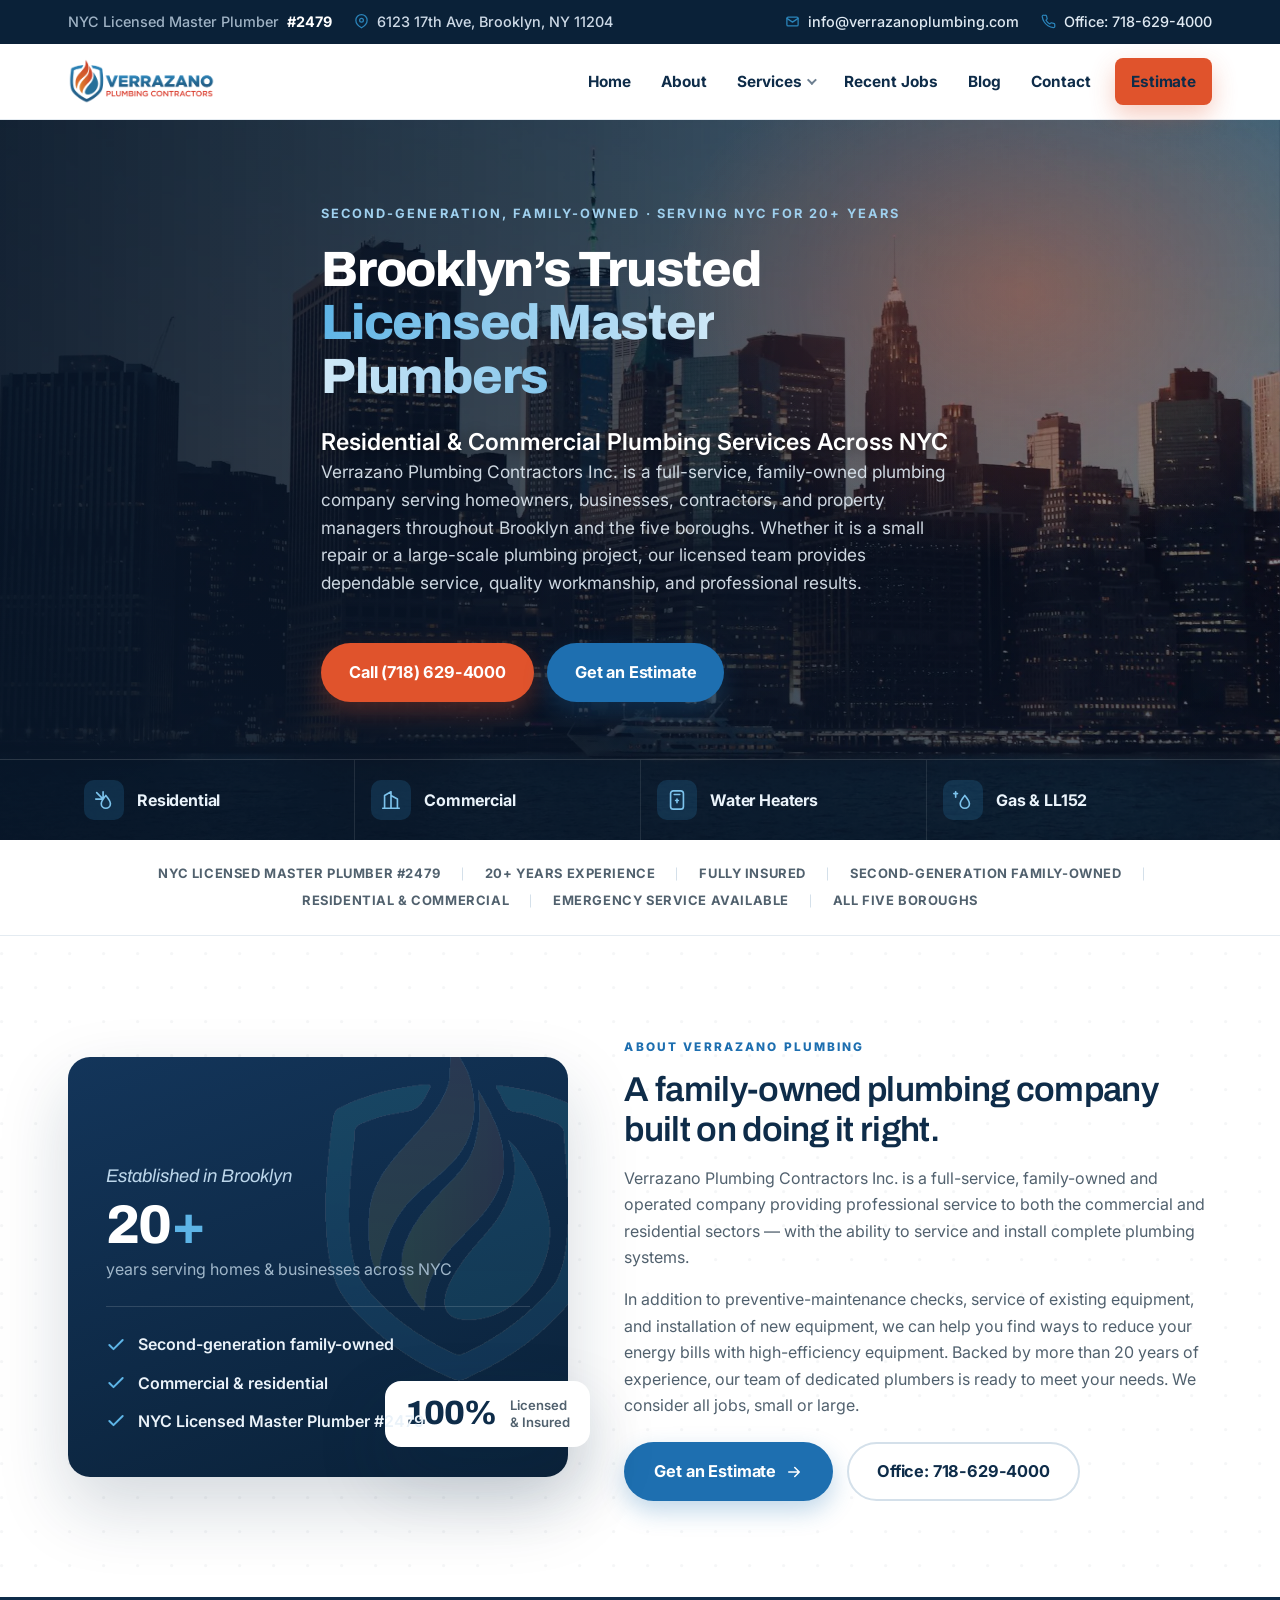
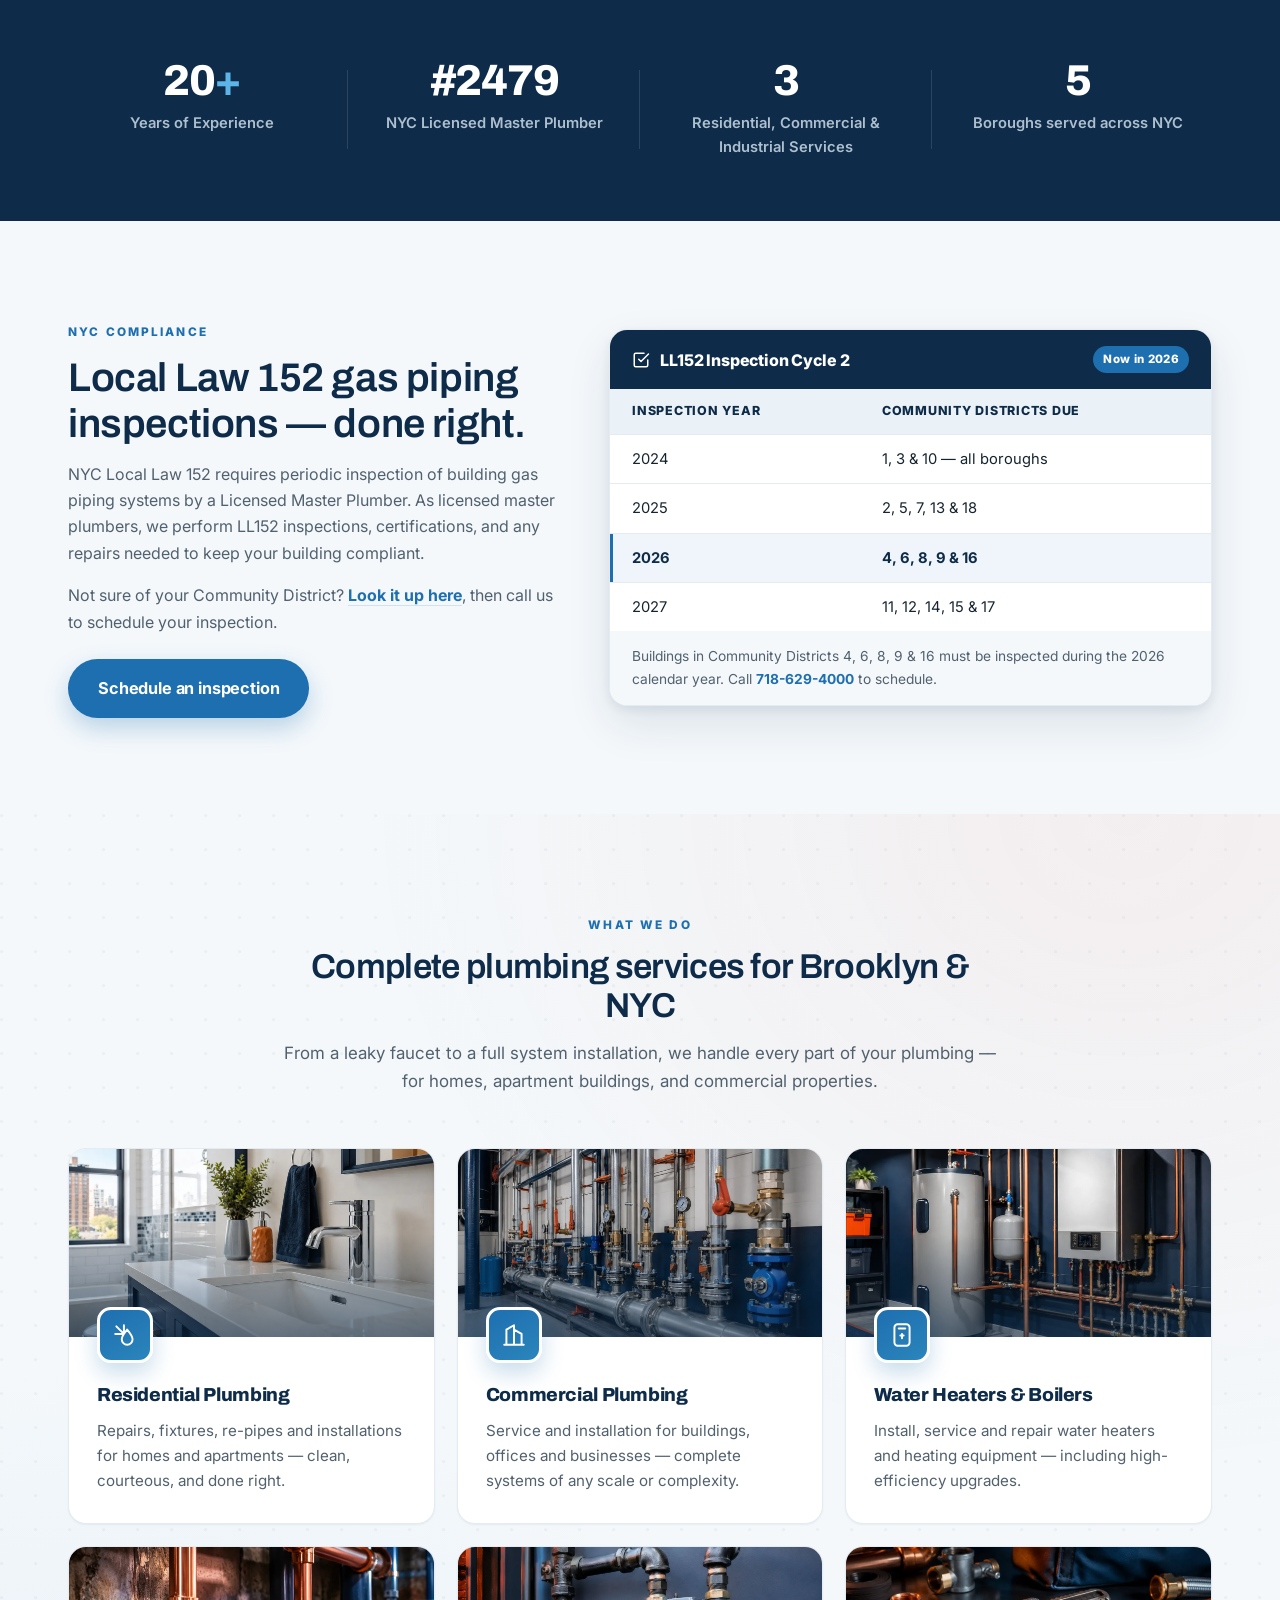
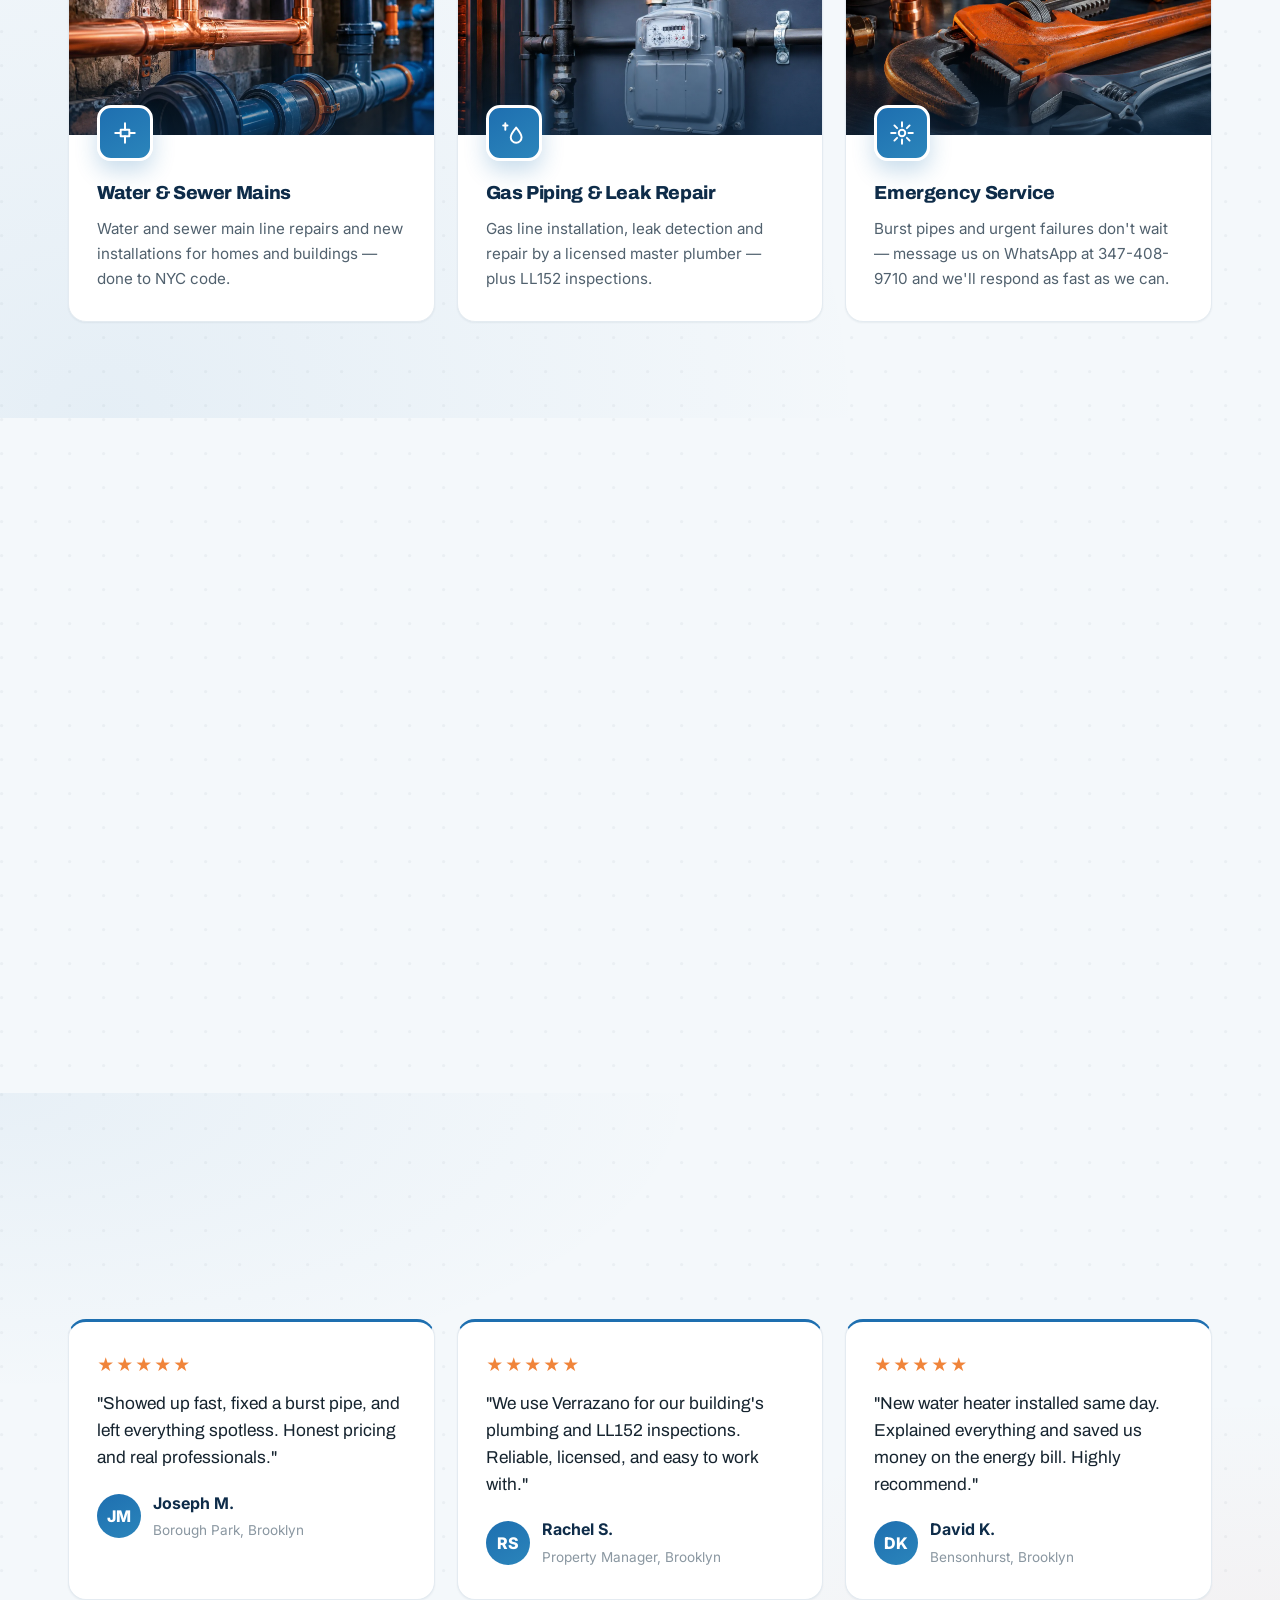
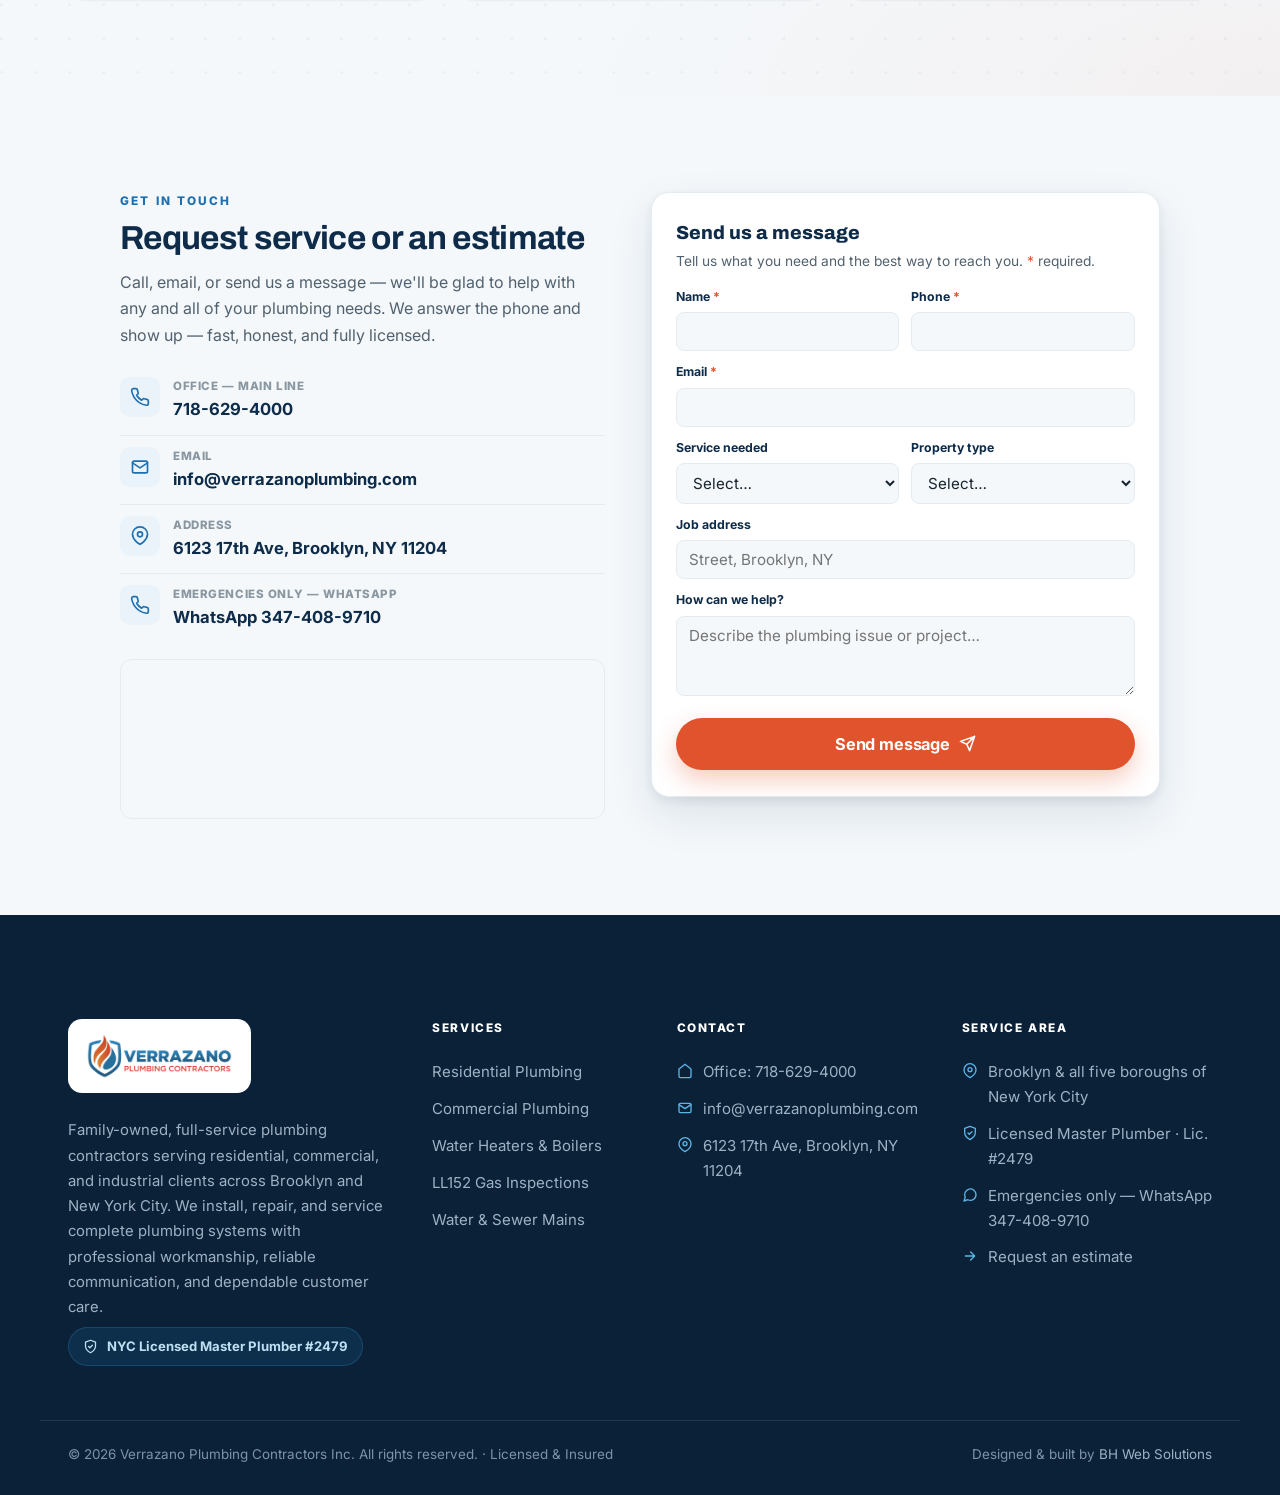
<file: index.html>
<!DOCTYPE html>
<html lang="en">
<head>
<meta charset="UTF-8">
<meta name="viewport" content="width=device-width, initial-scale=1.0">
<title>Verrazano Plumbing Contractors Inc. | Licensed Master Plumber — Brooklyn, NY</title>
<meta name="description" content="Verrazano Plumbing Contractors Inc. — family-owned, full-service commercial &amp; residential plumbing in Brooklyn and NYC. NYC Licensed Master Plumber #2479. 20+ years of experience. Call or WhatsApp 347-408-9710.">
<meta name="theme-color" content="#0E2C49">
<link rel="icon" type="image/png" sizes="32x32" href="assets/favicon-32.png">
<link rel="icon" type="image/png" sizes="64x64" href="assets/favicon-64.png">
<link rel="apple-touch-icon" href="assets/favicon-180.png">
<meta property="og:type" content="website">
<meta property="og:title" content="Verrazano Plumbing Contractors Inc. | Licensed Master Plumber — Brooklyn, NY">
<meta property="og:description" content="Family-owned, full-service commercial &amp; residential plumbing in Brooklyn and NYC. NYC Licensed Master Plumber #2479.">
<meta property="og:image" content="assets/logo.png">
<link rel="preconnect" href="https://fonts.googleapis.com">
<link rel="preconnect" href="https://fonts.gstatic.com" crossorigin>
<link rel="preload" as="image" href="assets/img/nyc-skyline.webp" fetchpriority="high">
<link rel="stylesheet" href="https://fonts.googleapis.com/css2?family=Archivo:wght@500;600;700;800;900&family=Inter:wght@400;500;600;700&display=swap" media="print" onload="this.media='all'">
<noscript><link rel="stylesheet" href="https://fonts.googleapis.com/css2?family=Archivo:wght@500;600;700;800;900&family=Inter:wght@400;500;600;700&display=swap"></noscript>
<link rel="stylesheet" href="assets/site.css">
</head>
<body>

<!-- TOP BAR -->
<div class="topbar">
  <div class="in">
    <div class="tb-left">
      <span class="tb-i lic">NYC Licensed Master Plumber <b>#2479</b></span>
      <span class="tb-i hideS"><svg width="15" height="15" viewBox="0 0 24 24" fill="none" stroke="currentColor" stroke-width="2" stroke-linecap="round" stroke-linejoin="round"><path d="M21 10c0 7-9 12-9 12s-9-5-9-12a9 9 0 0 1 18 0Z"/><circle cx="12" cy="10" r="3"/></svg>6123 17th Ave, Brooklyn, NY 11204</span>
    </div>
    <div class="tb-right">
      <a class="tb-i" href="mailto:info@verrazanoplumbing.com"><svg width="15" height="15" viewBox="0 0 24 24" fill="none" stroke="currentColor" stroke-width="2" stroke-linecap="round" stroke-linejoin="round"><rect x="3" y="5" width="18" height="14" rx="2"/><path d="m3 7 9 6 9-6"/></svg>info@verrazanoplumbing.com</a>
      <a class="tb-i" href="tel:7186294000"><svg width="15" height="15" viewBox="0 0 24 24" fill="none" stroke="currentColor" stroke-width="2" stroke-linecap="round" stroke-linejoin="round"><path d="M22 16.9v3a2 2 0 0 1-2.2 2 19.8 19.8 0 0 1-8.6-3.1 19.5 19.5 0 0 1-6-6A19.8 19.8 0 0 1 2 4.2 2 2 0 0 1 4 2h3a2 2 0 0 1 2 1.7c.1 1 .4 1.9.7 2.8a2 2 0 0 1-.4 2.1L8 9.9a16 16 0 0 0 6 6l1.3-1.3a2 2 0 0 1 2.1-.4c.9.3 1.8.6 2.8.7A2 2 0 0 1 22 16.9Z"/></svg>Office: 718-629-4000</a>
    </div>
  </div>
</div>

<!-- NAV -->
<nav class="nav" id="nav">
  <div class="in">
    <a href="#top" class="brand" aria-label="Verrazano Plumbing Contractors home">
      <img src="assets/logo.png" alt="Verrazano Plumbing Contractors Inc.">
    </a>
    <ul class="nav__links">
      <li><a href="index.html">Home</a></li>
      <li><a href="about.html">About</a></li>
      <li class="has drop"><a href="services.html">Services</a>
        <div class="drop__menu">
          <a href="services.html#residential">Residential Plumbing</a>
          <a href="services.html#commercial">Commercial Plumbing</a>
          <a href="services.html#heating">Water Heaters &amp; Boilers</a>
          <a href="services.html#gas">Gas Piping &amp; LL152</a>
          <a href="services.html#mains">Water &amp; Sewer Mains</a>
        </div>
      </li>
      <li><a href="case-studies.html">Recent Jobs</a></li>
      <li><a href="blog.html">Blog</a></li>
      <li><a href="contact.html">Contact</a></li>
      <li class="nav__cta"><a href="contact.html" class="btn btn--org btn--sm">Estimate</a></li>
    </ul>
    <button class="burger" id="burger" aria-label="Open menu" aria-expanded="false"><span></span><span></span><span></span></button>
  </div>
</nav>
<div class="mobile" id="mobile">
  <a href="index.html">Home</a>
  <a href="about.html">About</a>
  <a href="services.html">Services</a>
  <a href="case-studies.html">Recent Jobs</a>
  <a href="blog.html">Blog</a>
  <a href="contact.html">Contact</a>
  <a href="tel:7186294000" class="m-cta btn btn--org">Call 718-629-4000</a>
</div>

<!-- HERO -->
<header class="hero" id="top">
  <div class="hero__media" aria-hidden="true"><img src="assets/img/nyc-skyline.webp" alt="" width="1920" height="1080" fetchpriority="high" decoding="async"></div>
  <div class="hero__scrim" aria-hidden="true"></div>
  <div class="in hero__inner">
    <span class="hero__eyebrow">Second-Generation, Family-Owned · Serving NYC for 20+ Years</span>
    <h1>Brooklyn’s Trusted <span class="u">Licensed Master Plumbers</span></h1>
    <p class="hero__lead">Residential &amp; Commercial Plumbing Services Across NYC</p>
    <p class="hero__sub">Verrazano Plumbing Contractors Inc. is a full-service, family-owned plumbing company serving homeowners, businesses, contractors, and property managers throughout Brooklyn and the five boroughs. Whether it is a small repair or a large-scale plumbing project, our licensed team provides dependable service, quality workmanship, and professional results.</p>
    <div class="hero__cta"><a class="btn btn--org" href="tel:7186294000">Call (718) 629-4000</a> <a class="btn btn--blue" href="contact.html">Get an Estimate</a></div>
  </div>
  <div class="hero__tiles">
    <div class="in hero__tiles-row">
      <a href="#services" class="htile"><span class="htile__ic"><svg width="22" height="22" viewBox="0 0 24 24" fill="none" stroke="currentColor" stroke-width="1.8" stroke-linecap="round" stroke-linejoin="round"><path d="M3 11h8V3M11 11 4 4M14 21a5 5 0 0 0 5-5c0-3-5-9-5-9s-5 6-5 9a5 5 0 0 0 5 5Z"/></svg></span>Residential</a>
      <a href="#services" class="htile"><span class="htile__ic"><svg width="22" height="22" viewBox="0 0 24 24" fill="none" stroke="currentColor" stroke-width="1.8" stroke-linecap="round" stroke-linejoin="round"><path d="M3 21h18M5 21V7l7-4v18M19 21V11l-7-4"/></svg></span>Commercial</a>
      <a href="#services" class="htile"><span class="htile__ic"><svg width="22" height="22" viewBox="0 0 24 24" fill="none" stroke="currentColor" stroke-width="1.8" stroke-linecap="round" stroke-linejoin="round"><rect x="5" y="2" width="14" height="20" rx="3"/><path d="M9 6h6M12 11v4M10.5 12.5h3"/></svg></span>Water Heaters</a>
      <a href="#ll152" class="htile"><span class="htile__ic"><svg width="22" height="22" viewBox="0 0 24 24" fill="none" stroke="currentColor" stroke-width="1.8" stroke-linecap="round" stroke-linejoin="round"><path d="M14 21a5 5 0 0 0 5-5c0-3-5-9-5-9s-5 6-5 9a5 5 0 0 0 5 5Z"/><path d="M4 3v6M2 5h4"/></svg></span>Gas &amp; LL152</a>
    </div>
  </div>
</header>

<!-- CREDIBILITY STRIP -->
<section class="cred">
  <div class="in cred__row">
    <span class="cred__item">NYC Licensed Master Plumber #2479</span>
    <span class="cred__item">20+ Years Experience</span>
    <span class="cred__item">Fully Insured</span>
    <span class="cred__item">Second-Generation Family-Owned</span>
    <span class="cred__item">Residential &amp; Commercial</span>
    <span class="cred__item">Emergency Service Available</span>
    <span class="cred__item">All Five Boroughs</span>
  </div>
</section>

<!-- ABOUT -->
<section class="sec" id="about">
  <div class="in about__wrap">
    <div class="about__visual rv">
      <div class="about__panel">
        <img class="wm" src="assets/mark.png" alt="">
        <span class="est">Established in Brooklyn</span>
        <div class="big">20<span>+</span></div>
        <div class="sub">years serving homes &amp; businesses across NYC</div>
        <div class="rule"></div>
        <ul>
          <li><svg width="20" height="20" viewBox="0 0 24 24" fill="none" stroke="currentColor" stroke-width="2.4" stroke-linecap="round" stroke-linejoin="round"><path d="m20 6-11 11-5-5"/></svg> Second-generation family-owned</li>
          <li><svg width="20" height="20" viewBox="0 0 24 24" fill="none" stroke="currentColor" stroke-width="2.4" stroke-linecap="round" stroke-linejoin="round"><path d="m20 6-11 11-5-5"/></svg> Commercial &amp; residential</li>
          <li><svg width="20" height="20" viewBox="0 0 24 24" fill="none" stroke="currentColor" stroke-width="2.4" stroke-linecap="round" stroke-linejoin="round"><path d="m20 6-11 11-5-5"/></svg> NYC Licensed Master Plumber #2479</li>
        </ul>
      </div>
      <div class="about__badge">
        <span class="n">100%</span>
        <span class="t">Licensed<br>&amp; Insured</span>
      </div>
    </div>
    <div class="about__body rv rd1">
      <span class="eyebrow">About Verrazano Plumbing</span>
      <h2>A family-owned plumbing company built on doing it right.</h2>
      <p>Verrazano Plumbing Contractors Inc. is a full-service, family-owned and operated company providing professional service to both the commercial and residential sectors — with the ability to service and install complete plumbing systems.</p>
      <p>In addition to preventive-maintenance checks, service of existing equipment, and installation of new equipment, we can help you find ways to reduce your energy bills with high-efficiency equipment. Backed by more than 20 years of experience, our team of dedicated plumbers is ready to meet your needs. We consider all jobs, small or large.</p>
      <div class="cta-row">
        <a href="#contact" class="btn btn--blue">Get an Estimate <svg class="arr" width="18" height="18" viewBox="0 0 24 24" fill="none" stroke="currentColor" stroke-width="2" stroke-linecap="round" stroke-linejoin="round"><path d="M5 12h14M13 6l6 6-6 6"/></svg></a>
        <a href="tel:7186294000" class="btn btn--outline">Office: 718-629-4000</a>
      </div>
    </div>
  </div>
</section>

<!-- STATS -->
<section class="stats">
  <div class="in" style="padding-top:54px;padding-bottom:54px">
    <div class="grid">
      <div class="stat rv rd1"><div class="n">20<span>+</span></div><div class="l">Years of Experience</div></div>
      <div class="stat rv rd2"><div class="n">#2479</div><div class="l">NYC Licensed Master Plumber</div></div>
      <div class="stat rv rd3"><div class="n">3</div><div class="l">Residential, Commercial &amp; Industrial Services</div></div>
      <div class="stat rv rd4"><div class="n">5</div><div class="l">Boroughs served across NYC</div></div>
    </div>
  </div>
</section>

<!-- LL152 -->
<section class="sec ll152" id="ll152">
  <div class="in ll152__wrap">
    <div class="rv">
      <span class="eyebrow org">NYC Compliance</span>
      <h2 style="font-family:var(--serif);font-weight:600;font-size:clamp(1.8rem,3.4vw,2.5rem);color:var(--navy);letter-spacing:-.01em;line-height:1.14;margin:12px 0 14px">Local Law 152 gas piping inspections — done right.</h2>
      <p style="color:var(--ink-soft);margin-bottom:16px">NYC Local Law 152 requires periodic inspection of building gas piping systems by a Licensed Master Plumber. As licensed master plumbers, we perform LL152 inspections, certifications, and any repairs needed to keep your building compliant.</p>
      <p style="color:var(--ink-soft)">Not sure of your Community District? <a href="https://communityprofiles.planning.nyc.gov/" target="_blank" rel="noopener" style="color:var(--blue);font-weight:700;border-bottom:1px solid var(--blue-line)">Look it up here</a>, then call us to schedule your inspection.</p>
      <a href="#contact" class="btn btn--blue" style="margin-top:24px">Schedule an inspection</a>
    </div>
    <div class="ll152__card rv rd2">
      <div class="hd">
        <svg width="18" height="18" viewBox="0 0 24 24" fill="none" stroke="currentColor" stroke-width="2" stroke-linecap="round" stroke-linejoin="round"><path d="M9 11l3 3L22 4M21 12v7a2 2 0 0 1-2 2H5a2 2 0 0 1-2-2V5a2 2 0 0 1 2-2h11"/></svg>
        LL152 Inspection Cycle 2
        <span class="tag">Now in 2026</span>
      </div>
      <table>
        <thead><tr><th>Inspection year</th><th>Community Districts due</th></tr></thead>
        <tbody>
          <tr><td>2024</td><td>1, 3 &amp; 10 — all boroughs</td></tr>
          <tr><td>2025</td><td>2, 5, 7, 13 &amp; 18</td></tr>
          <tr class="now"><td>2026</td><td>4, 6, 8, 9 &amp; 16</td></tr>
          <tr><td>2027</td><td>11, 12, 14, 15 &amp; 17</td></tr>
        </tbody>
      </table>
      <div class="note">Buildings in Community Districts 4, 6, 8, 9 &amp; 16 must be inspected during the 2026 calendar year. Call <a href="tel:7186294000" style="color:var(--blue);font-weight:700">718-629-4000</a> to schedule.</div>
    </div>
  </div>
</section>

<!-- SERVICES -->
<section class="sec svcs" id="services">
  <div class="in">
    <div class="shead center rv">
      <span class="eyebrow">What We Do</span>
      <h2>Complete plumbing services for Brooklyn &amp; NYC</h2>
      <p>From a leaky faucet to a full system installation, we handle every part of your plumbing — for homes, apartment buildings, and commercial properties.</p>
    </div>
    <div class="grid">
      <div class="scard rv"><div class="scard__media"><img src="assets/img/bathroom.webp" alt="Residential plumbing in a Brooklyn home" loading="lazy"></div><div class="scard__body"><span class="ic"><svg width="26" height="26" viewBox="0 0 24 24" fill="none" stroke="currentColor" stroke-width="1.8" stroke-linecap="round" stroke-linejoin="round"><path d="M3 11h8V3M11 11 4 4M14 21a5 5 0 0 0 5-5c0-3-5-9-5-9s-5 6-5 9a5 5 0 0 0 5 5Z"/></svg></span><h3>Residential Plumbing</h3><p>Repairs, fixtures, re-pipes and installations for homes and apartments — clean, courteous, and done right.</p></div></div>
      <div class="scard rv"><div class="scard__media"><img src="assets/img/steelpipes.webp" alt="Commercial plumbing systems" loading="lazy"></div><div class="scard__body"><span class="ic"><svg width="26" height="26" viewBox="0 0 24 24" fill="none" stroke="currentColor" stroke-width="1.8" stroke-linecap="round" stroke-linejoin="round"><path d="M3 21h18M5 21V7l7-4v18M19 21V11l-7-4"/></svg></span><h3>Commercial Plumbing</h3><p>Service and installation for buildings, offices and businesses — complete systems of any scale or complexity.</p></div></div>
      <div class="scard rv"><div class="scard__media"><img src="assets/img/waterheater.webp" alt="Water heater and boiler installation" loading="lazy"></div><div class="scard__body"><span class="ic"><svg width="26" height="26" viewBox="0 0 24 24" fill="none" stroke="currentColor" stroke-width="1.8" stroke-linecap="round" stroke-linejoin="round"><rect x="5" y="2" width="14" height="20" rx="3"/><path d="M9 6h6M12 11v4M10.5 12.5h3"/></svg></span><h3>Water Heaters &amp; Boilers</h3><p>Install, service and repair water heaters and heating equipment — including high-efficiency upgrades.</p></div></div>
      <div class="scard rv"><div class="scard__media"><img src="assets/img/copperpipes.webp" alt="Water and sewer main pipes" loading="lazy"></div><div class="scard__body"><span class="ic"><svg width="26" height="26" viewBox="0 0 24 24" fill="none" stroke="currentColor" stroke-width="1.8" stroke-linecap="round" stroke-linejoin="round"><path d="M3 12h5M16 12h5M8 9v6h8V9z"/><path d="M12 3v6M12 15v6"/></svg></span><h3>Water &amp; Sewer Mains</h3><p>Water and sewer main line repairs and new installations for homes and buildings — done to NYC code.</p></div></div>
      <div class="scard rv"><div class="scard__media"><img src="assets/img/pipefittings.webp" alt="Gas piping and leak repair" loading="lazy"></div><div class="scard__body"><span class="ic"><svg width="26" height="26" viewBox="0 0 24 24" fill="none" stroke="currentColor" stroke-width="1.8" stroke-linecap="round" stroke-linejoin="round"><path d="M14 21a5 5 0 0 0 5-5c0-3-5-9-5-9s-5 6-5 9a5 5 0 0 0 5 5Z"/><path d="M4 3v6M2 5h4"/></svg></span><h3>Gas Piping &amp; Leak Repair</h3><p>Gas line installation, leak detection and repair by a licensed master plumber — plus LL152 inspections.</p></div></div>
      <div class="scard rv alt"><div class="scard__media"><img src="assets/img/wrench.webp" alt="Emergency plumbing service" loading="lazy"></div><div class="scard__body"><span class="ic"><svg width="26" height="26" viewBox="0 0 24 24" fill="none" stroke="currentColor" stroke-width="1.8" stroke-linecap="round" stroke-linejoin="round"><path d="M12 2v4M12 18v4M2 12h4M18 12h4M5 5l2.5 2.5M16.5 16.5 19 19M19 5l-2.5 2.5M7.5 16.5 5 19"/><circle cx="12" cy="12" r="3"/></svg></span><h3>Emergency Service</h3><p>Burst pipes and urgent failures don't wait — message us on WhatsApp at 347-408-9710 and we'll respond as fast as we can.</p></div></div>
    </div>
  </div>
</section>

<!-- WHY -->
<section class="sec why" id="why">
  <div class="in">
    <div class="shead center rv">
      <span class="eyebrow">Why Choose Us</span>
      <h2>Why choose Verrazano Plumbing?</h2>
      <p>When you choose Verrazano Plumbing, you're choosing a company that takes pride in keeping New York flowing — one customer at a time.</p>
    </div>
    <ul class="whychoose rv rd1">
      <li><span class="wc-ic"><svg width="16" height="16" viewBox="0 0 24 24" fill="none" stroke="currentColor" stroke-width="3" stroke-linecap="round" stroke-linejoin="round"><path d="m20 6-11 11-5-5"/></svg></span>Licensed and insured plumbing professionals</li>
      <li><span class="wc-ic"><svg width="16" height="16" viewBox="0 0 24 24" fill="none" stroke="currentColor" stroke-width="3" stroke-linecap="round" stroke-linejoin="round"><path d="m20 6-11 11-5-5"/></svg></span>Second-generation, family-owned business</li>
      <li><span class="wc-ic"><svg width="16" height="16" viewBox="0 0 24 24" fill="none" stroke="currentColor" stroke-width="3" stroke-linecap="round" stroke-linejoin="round"><path d="m20 6-11 11-5-5"/></svg></span>Serving all five boroughs of NYC</li>
      <li><span class="wc-ic"><svg width="16" height="16" viewBox="0 0 24 24" fill="none" stroke="currentColor" stroke-width="3" stroke-linecap="round" stroke-linejoin="round"><path d="m20 6-11 11-5-5"/></svg></span>Over 20 years of experience</li>
      <li><span class="wc-ic"><svg width="16" height="16" viewBox="0 0 24 24" fill="none" stroke="currentColor" stroke-width="3" stroke-linecap="round" stroke-linejoin="round"><path d="m20 6-11 11-5-5"/></svg></span>Residential, commercial &amp; industrial services</li>
      <li><span class="wc-ic"><svg width="16" height="16" viewBox="0 0 24 24" fill="none" stroke="currentColor" stroke-width="3" stroke-linecap="round" stroke-linejoin="round"><path d="m20 6-11 11-5-5"/></svg></span>Prompt, reliable &amp; honest service</li>
      <li><span class="wc-ic"><svg width="16" height="16" viewBox="0 0 24 24" fill="none" stroke="currentColor" stroke-width="3" stroke-linecap="round" stroke-linejoin="round"><path d="m20 6-11 11-5-5"/></svg></span>Quality craftsmanship &amp; customer satisfaction</li>
    </ul>
  </div>
</section>

<!-- TESTIMONIALS (placeholder copy — replace with real reviews) -->
<section class="sec quotes">
  <div class="in">
    <div class="shead center rv">
      <span class="eyebrow">Reviews</span>
      <h2>Trusted across Brooklyn</h2>
    </div>
    <div class="grid">
      <div class="quote rv rd1"><div class="stars">★★★★★</div><blockquote>"Showed up fast, fixed a burst pipe, and left everything spotless. Honest pricing and real professionals."</blockquote><div class="who"><div class="av">JM</div><div><b>Joseph M.</b><span>Borough Park, Brooklyn</span></div></div></div>
      <div class="quote rv rd2"><div class="stars">★★★★★</div><blockquote>"We use Verrazano for our building's plumbing and LL152 inspections. Reliable, licensed, and easy to work with."</blockquote><div class="who"><div class="av">RS</div><div><b>Rachel S.</b><span>Property Manager, Brooklyn</span></div></div></div>
      <div class="quote rv rd3"><div class="stars">★★★★★</div><blockquote>"New water heater installed same day. Explained everything and saved us money on the energy bill. Highly recommend."</blockquote><div class="who"><div class="av">DK</div><div><b>David K.</b><span>Bensonhurst, Brooklyn</span></div></div></div>
    </div>
  </div>
</section>

<!-- CONTACT -->
<section class="sec hcontact" id="contact">
  <div class="in">
    <div class="hcontact__grid">
      <div class="hcontact__info rv">
        <span class="eyebrow">Get In Touch</span>
        <h2>Request service or an estimate</h2>
        <p class="hcontact__lead">Call, email, or send us a message — we'll be glad to help with any and all of your plumbing needs. We answer the phone and show up — fast, honest, and fully licensed.</p>
        <div class="hc-line"><span class="hc-ic"><svg width="20" height="20" viewBox="0 0 24 24" fill="none" stroke="currentColor" stroke-width="2" stroke-linecap="round" stroke-linejoin="round"><path d="M22 16.9v3a2 2 0 0 1-2.2 2 19.8 19.8 0 0 1-8.6-3.1 19.5 19.5 0 0 1-6-6A19.8 19.8 0 0 1 2 4.2 2 2 0 0 1 4 2h3a2 2 0 0 1 2 1.7c.1 1 .4 1.9.7 2.8a2 2 0 0 1-.4 2.1L8 9.9a16 16 0 0 0 6 6l1.3-1.3a2 2 0 0 1 2.1-.4c.9.3 1.8.6 2.8.7A2 2 0 0 1 22 16.9Z"/></svg></span><div><div class="hc-k">Office — Main Line</div><div class="hc-v"><a href="tel:7186294000">718-629-4000</a></div></div></div>
        <div class="hc-line"><span class="hc-ic"><svg width="20" height="20" viewBox="0 0 24 24" fill="none" stroke="currentColor" stroke-width="2" stroke-linecap="round" stroke-linejoin="round"><rect x="3" y="5" width="18" height="14" rx="2"/><path d="m3 7 9 6 9-6"/></svg></span><div><div class="hc-k">Email</div><div class="hc-v"><a href="mailto:info@verrazanoplumbing.com">info@verrazanoplumbing.com</a></div></div></div>
        <div class="hc-line"><span class="hc-ic"><svg width="20" height="20" viewBox="0 0 24 24" fill="none" stroke="currentColor" stroke-width="2" stroke-linecap="round" stroke-linejoin="round"><path d="M21 10c0 7-9 12-9 12s-9-5-9-12a9 9 0 0 1 18 0Z"/><circle cx="12" cy="10" r="3"/></svg></span><div><div class="hc-k">Address</div><div class="hc-v">6123 17th Ave, Brooklyn, NY 11204</div></div></div>
        <div class="hc-line"><span class="hc-ic"><svg width="20" height="20" viewBox="0 0 24 24" fill="none" stroke="currentColor" stroke-width="2" stroke-linecap="round" stroke-linejoin="round"><path d="M22 16.9v3a2 2 0 0 1-2.2 2 19.8 19.8 0 0 1-8.6-3.1 19.5 19.5 0 0 1-6-6A19.8 19.8 0 0 1 2 4.2 2 2 0 0 1 4 2h3a2 2 0 0 1 2 1.7c.1 1 .4 1.9.7 2.8a2 2 0 0 1-.4 2.1L8 9.9a16 16 0 0 0 6 6l1.3-1.3a2 2 0 0 1 2.1-.4c.9.3 1.8.6 2.8.7A2 2 0 0 1 22 16.9Z"/></svg></span><div><div class="hc-k">Emergencies only — WhatsApp</div><div class="hc-v"><a href="https://wa.me/13474089710?text=Hi%20Verrazano%20Plumbing%2C%20I%20have%20a%20plumbing%20emergency." target="_blank" rel="noopener">WhatsApp 347-408-9710</a></div></div></div>
        <div class="hc-map">
          <iframe loading="lazy" title="Verrazano Plumbing location" src="https://maps.google.com/maps?q=6123%2017th%20Ave%2C%20Brooklyn%2C%20NY%2011204&z=15&output=embed"></iframe>
        </div>
      </div>

      <div class="hcontact__form rv rd1">
        <h3 class="hcontact__formtitle">Send us a message</h3>
        <p class="sml">Tell us what you need and the best way to reach you. <span class="req">*</span> required.</p>
        <form id="lead" novalidate>
          <div class="fg row2">
            <div><label for="f-name">Name <span class="req">*</span></label><input id="f-name" type="text" autocomplete="name" required></div>
            <div><label for="f-phone">Phone <span class="req">*</span></label><input id="f-phone" type="tel" autocomplete="tel" required></div>
          </div>
          <div class="fg"><label for="f-email">Email <span class="req">*</span></label><input id="f-email" type="email" autocomplete="email" required></div>
          <div class="fg row2">
            <div><label for="f-service">Service needed</label>
              <select id="f-service">
                <option value="">Select…</option>
                <option>Residential plumbing</option>
                <option>Commercial plumbing</option>
                <option>Water heater / heating</option>
                <option>Gas piping / LL152 inspection</option>
                <option>Emergency service</option>
                <option>Other</option>
              </select>
            </div>
            <div><label for="f-prop">Property type</label>
              <select id="f-prop"><option value="">Select…</option><option>Home / apartment</option><option>Commercial / building</option></select>
            </div>
          </div>
          <div class="fg"><label for="f-addr">Job address</label><input id="f-addr" type="text" autocomplete="street-address" placeholder="Street, Brooklyn, NY"></div>
          <div class="fg"><label for="f-msg">How can we help?</label><textarea id="f-msg" placeholder="Describe the plumbing issue or project…"></textarea></div>
          <input type="text" id="company" class="hp" tabindex="-1" autocomplete="off" aria-hidden="true">
          <button type="submit" class="btn btn--org" id="cSubmit">Send message
            <svg width="17" height="17" viewBox="0 0 24 24" fill="none" stroke="currentColor" stroke-width="2.2" stroke-linecap="round" stroke-linejoin="round"><path d="M22 2 11 13M22 2l-7 20-4-9-9-4 20-7Z"/></svg></button>
          <div class="cstatus" id="cStatus"></div>
        </form>
        <div class="csuccess" id="cSuccess">
          <div class="ic"><svg width="32" height="32" viewBox="0 0 24 24" fill="none" stroke="currentColor" stroke-width="2.4" stroke-linecap="round" stroke-linejoin="round"><path d="M20 6 9 17l-5-5"/></svg></div>
          <h3>Thanks — we've got it!</h3>
          <p>Your request has been sent — we'll get back to you as soon as possible, usually within hours. Need us now? Call <a href="tel:7186294000" style="color:var(--blue);font-weight:700">(718) 629-4000</a>.</p>
        </div>
      </div>
    </div>
  </div>
</section>

<!-- FOOTER -->
<footer class="foot foot--xl">
  <div class="in foot__grid">
    <div>
      <span class="foot__logo"><img src="assets/logo.png" alt="Verrazano Plumbing Contractors Inc."></span>
      <p class="foot__about">Family-owned, full-service plumbing contractors serving residential, commercial, and industrial clients across Brooklyn and New York City. We install, repair, and service complete plumbing systems with professional workmanship, reliable communication, and dependable customer care.</p>
      <div class="lic-badge"><svg width="15" height="15" viewBox="0 0 24 24" fill="none" stroke="currentColor" stroke-width="2" stroke-linecap="round" stroke-linejoin="round"><path d="M12 2 4 5v6c0 5 3.4 8.5 8 11 4.6-2.5 8-6 8-11V5l-8-3Z"/><path d="m9 12 2 2 4-4"/></svg> NYC Licensed Master Plumber #2479</div>
    </div>
    <div>
      <h5>Services</h5>
      <a class="fl" href="services.html#residential">Residential Plumbing</a>
      <a class="fl" href="services.html#commercial">Commercial Plumbing</a>
      <a class="fl" href="services.html#heating">Water Heaters &amp; Boilers</a>
      <a class="fl" href="services.html#gas">LL152 Gas Inspections</a>
      <a class="fl" href="services.html#mains">Water &amp; Sewer Mains</a>
    </div>
    <div>
      <h5>Contact</h5>
      <a class="fl" href="tel:7186294000"><svg width="16" height="16" viewBox="0 0 24 24" fill="none" stroke="currentColor" stroke-width="2" stroke-linecap="round" stroke-linejoin="round"><path d="M3 9l9-7 9 7v11a2 2 0 0 1-2 2H5a2 2 0 0 1-2-2z"/></svg>Office: 718-629-4000</a>
      <a class="fl" href="mailto:info@verrazanoplumbing.com"><svg width="16" height="16" viewBox="0 0 24 24" fill="none" stroke="currentColor" stroke-width="2" stroke-linecap="round" stroke-linejoin="round"><rect x="3" y="5" width="18" height="14" rx="2"/><path d="m3 7 9 6 9-6"/></svg>info@verrazanoplumbing.com</a>
      <span class="fl"><svg width="16" height="16" viewBox="0 0 24 24" fill="none" stroke="currentColor" stroke-width="2" stroke-linecap="round" stroke-linejoin="round"><path d="M21 10c0 7-9 12-9 12s-9-5-9-12a9 9 0 0 1 18 0Z"/><circle cx="12" cy="10" r="3"/></svg>6123 17th Ave, Brooklyn, NY 11204</span>
    </div>
    <div>
      <h5>Service Area</h5>
      <span class="fl"><svg width="16" height="16" viewBox="0 0 24 24" fill="none" stroke="currentColor" stroke-width="2" stroke-linecap="round" stroke-linejoin="round"><path d="M21 10c0 7-9 12-9 12s-9-5-9-12a9 9 0 0 1 18 0Z"/><circle cx="12" cy="10" r="3"/></svg>Brooklyn &amp; all five boroughs of New York City</span>
      <span class="fl"><svg width="16" height="16" viewBox="0 0 24 24" fill="none" stroke="currentColor" stroke-width="2" stroke-linecap="round" stroke-linejoin="round"><path d="M12 2 4 5v6c0 5 3.4 8.5 8 11 4.6-2.5 8-6 8-11V5l-8-3Z"/><path d="m9 12 2 2 4-4"/></svg>Licensed Master Plumber · Lic. #2479</span>
      <a class="fl" href="https://wa.me/13474089710?text=Hi%20Verrazano%20Plumbing%2C%20I%20have%20a%20plumbing%20emergency." target="_blank" rel="noopener"><svg width="16" height="16" viewBox="0 0 24 24" fill="none" stroke="currentColor" stroke-width="2" stroke-linecap="round" stroke-linejoin="round"><path d="M21 11.5a8.4 8.4 0 0 1-12.1 7.6L3 21l1.9-5.8A8.5 8.5 0 1 1 21 11.5Z"/></svg>Emergencies only — WhatsApp 347-408-9710</a>
      <a class="fl" href="contact.html"><svg width="16" height="16" viewBox="0 0 24 24" fill="none" stroke="currentColor" stroke-width="2" stroke-linecap="round" stroke-linejoin="round"><path d="M5 12h14M13 6l6 6-6 6"/></svg>Request an estimate</a>
    </div>
  </div>
  <div class="foot__bottom">
    <span>© 2026 Verrazano Plumbing Contractors Inc. All rights reserved. · Licensed &amp; Insured</span>
    <span>Designed &amp; built by <a href="https://bhwebsolutions.com" target="_blank" rel="noopener">BH Web Solutions</a></span>
  </div>
</footer>

<button class="totop" id="totop" aria-label="Back to top"><svg width="18" height="18" viewBox="0 0 24 24" fill="none" stroke="currentColor" stroke-width="2.4" stroke-linecap="round" stroke-linejoin="round"><path d="M12 19V5M5 12l7-7 7 7"/></svg></button>

<script src="assets/site.js" defer></script>
</body>
</html>
</file>
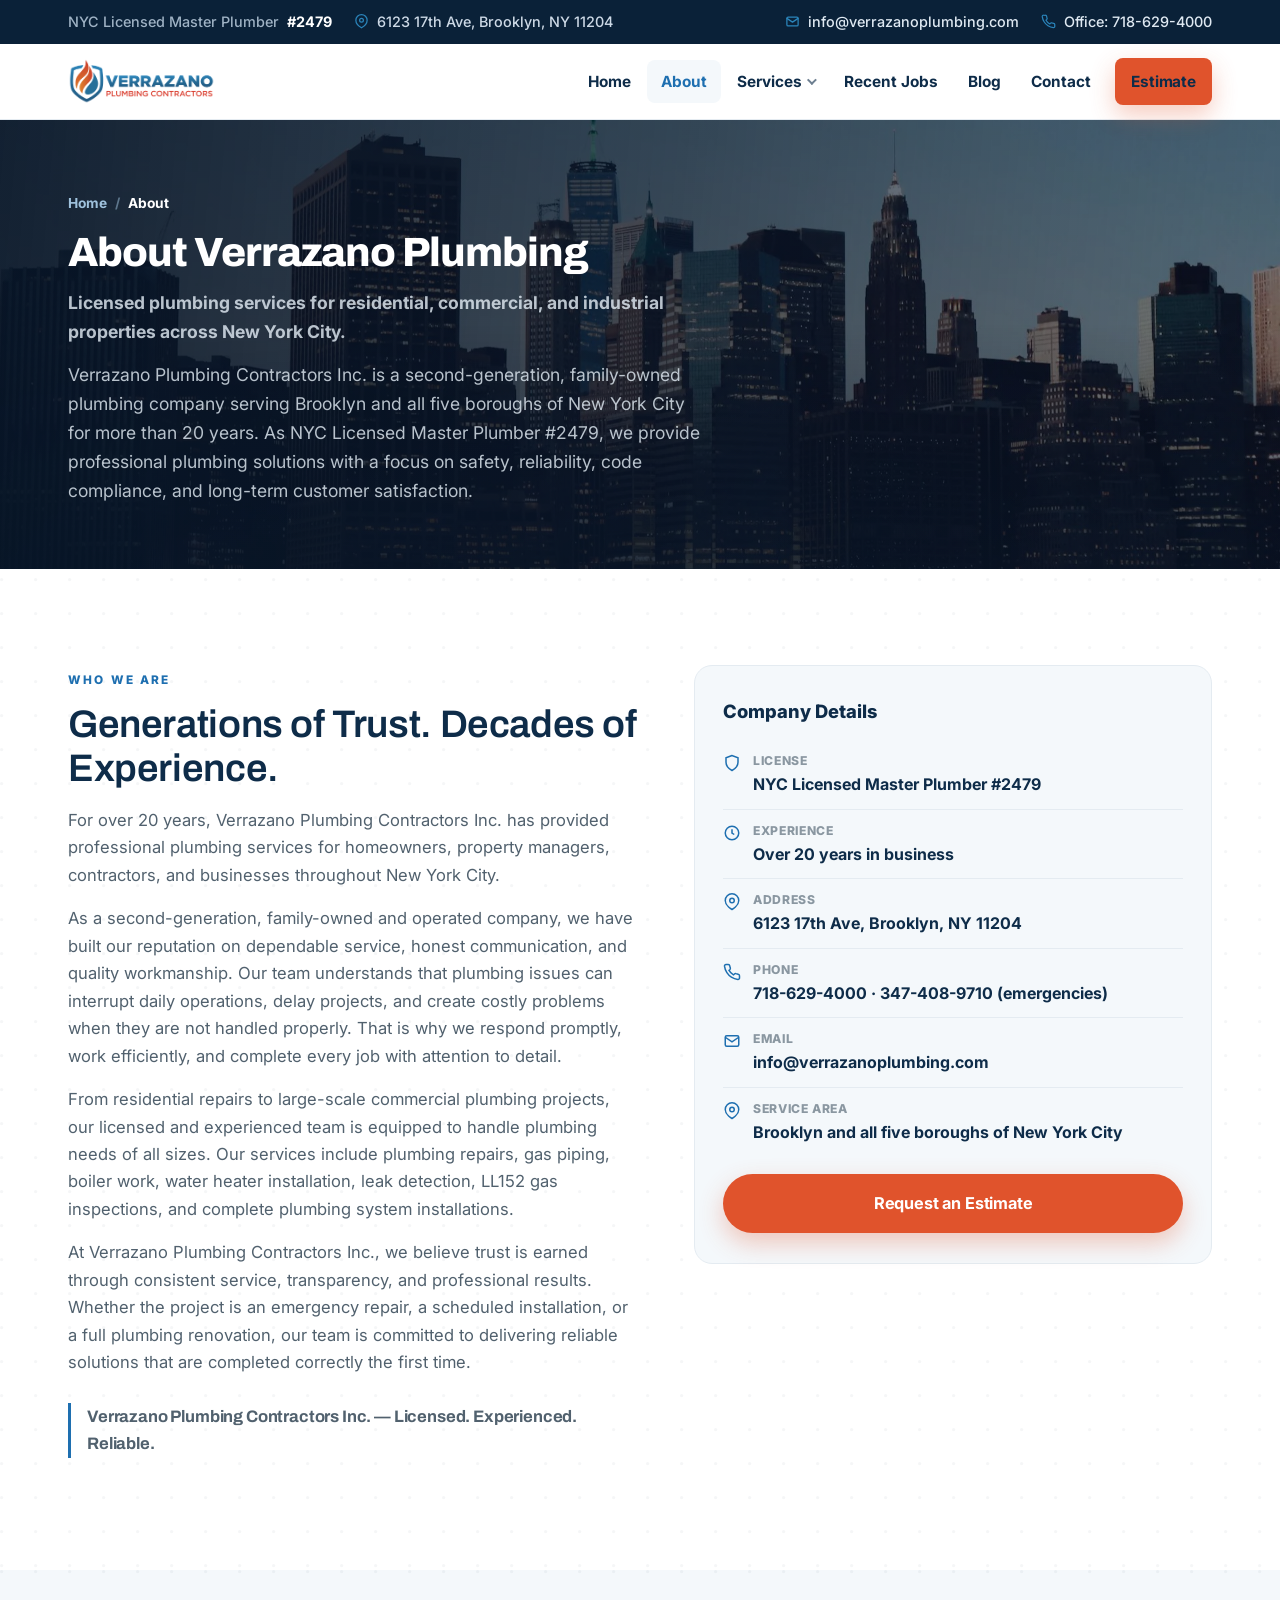
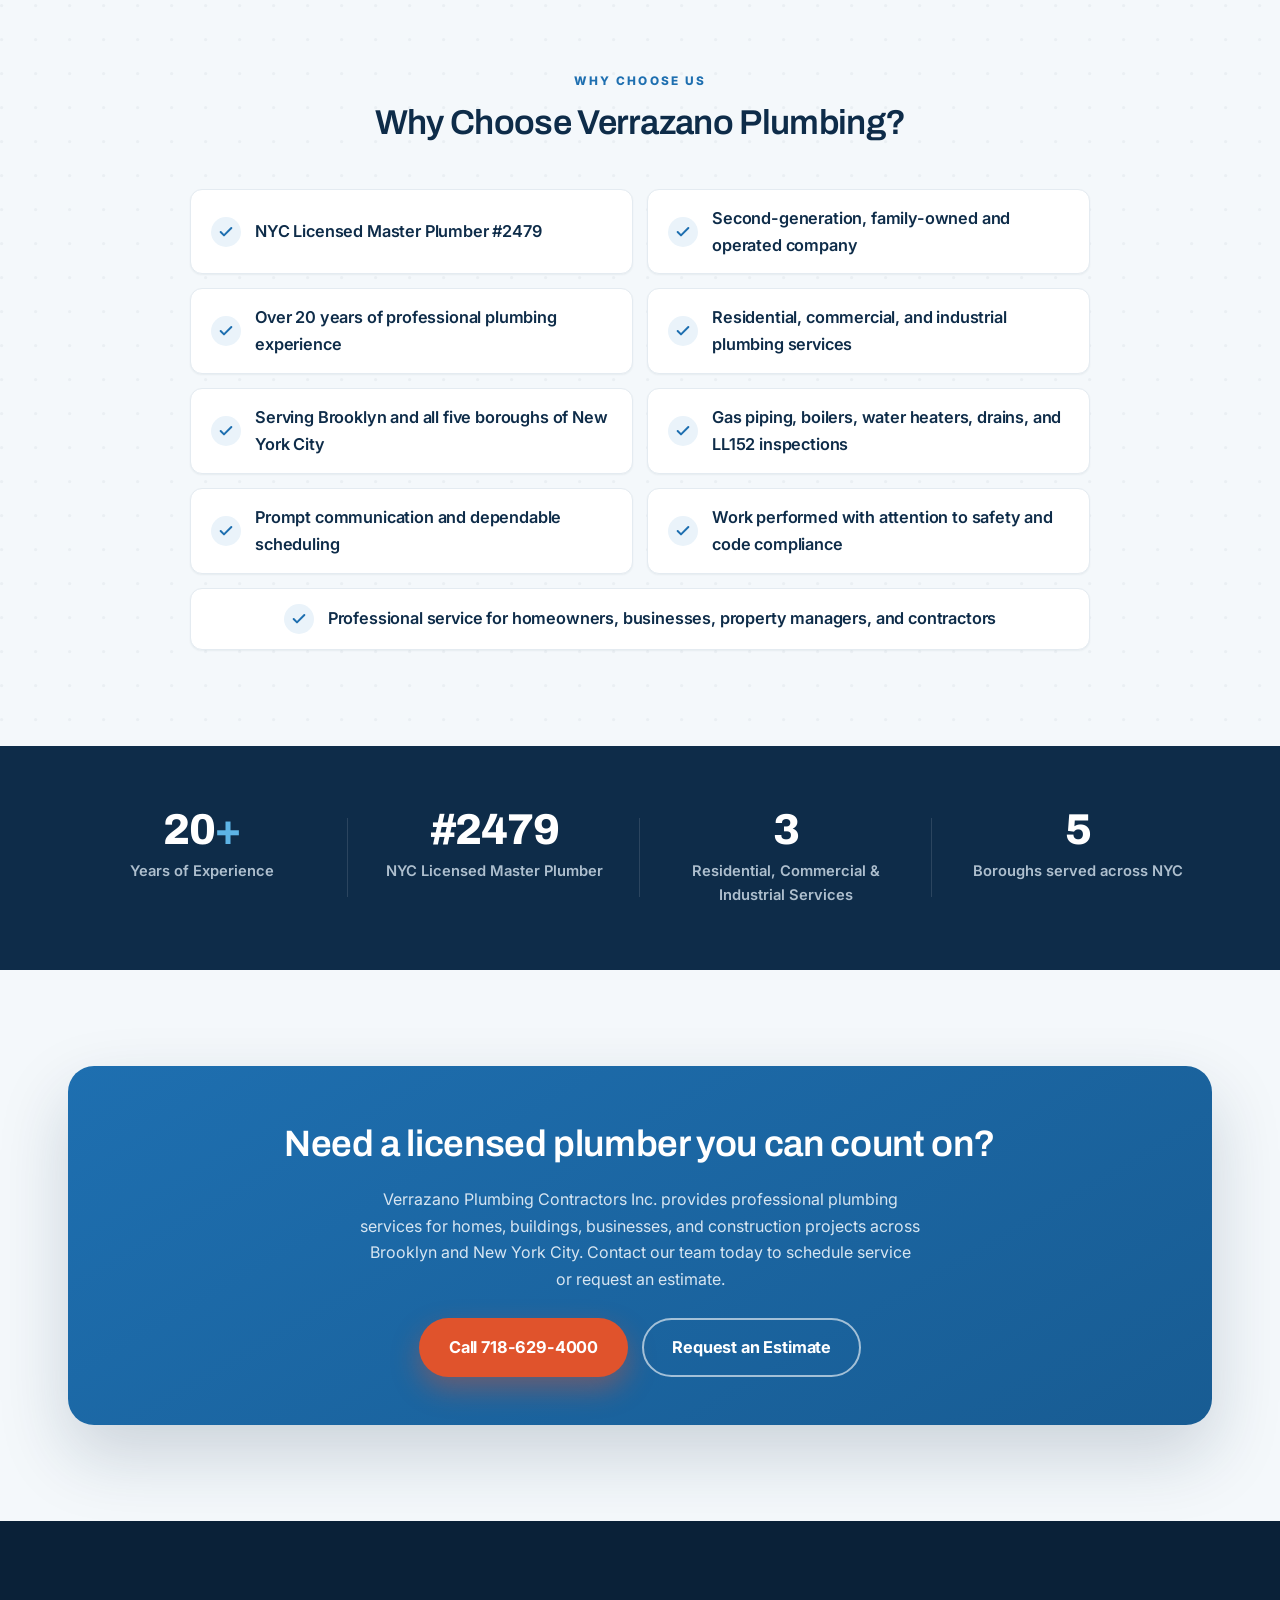
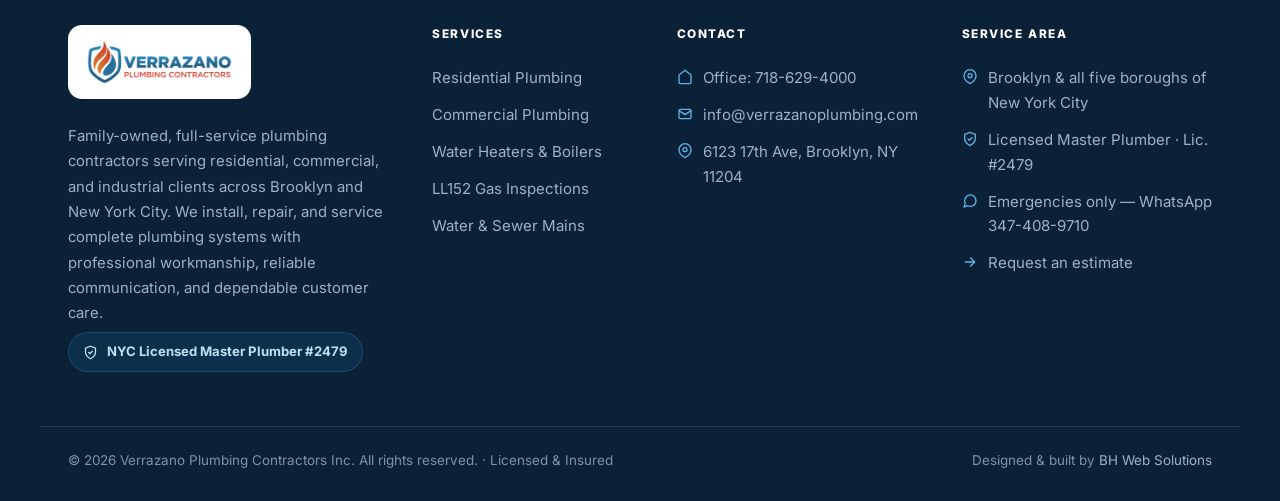
<file: about.html>
<!DOCTYPE html>
<html lang="en">
<head>
<meta charset="UTF-8">
<meta name="viewport" content="width=device-width, initial-scale=1.0">
<title>About Us | Verrazano Plumbing Contractors Inc.</title>
<meta name="description" content="Family-owned, full-service plumbing for Brooklyn and NYC. NYC Licensed Master Plumber #2479, 20+ years of experience — residential & commercial.">
<meta name="theme-color" content="#0E2C49">
<link rel="icon" type="image/png" sizes="32x32" href="assets/favicon-32.png">
<link rel="icon" type="image/png" sizes="64x64" href="assets/favicon-64.png">
<link rel="apple-touch-icon" href="assets/favicon-180.png">
<link rel="preconnect" href="https://fonts.googleapis.com">
<link rel="preconnect" href="https://fonts.gstatic.com" crossorigin>
<link rel="stylesheet" href="https://fonts.googleapis.com/css2?family=Archivo:wght@500;600;700;800;900&family=Inter:wght@400;500;600;700&display=swap" media="print" onload="this.media='all'"><noscript><link rel="stylesheet" href="https://fonts.googleapis.com/css2?family=Archivo:wght@500;600;700;800;900&family=Inter:wght@400;500;600;700&display=swap"></noscript>
<link rel="stylesheet" href="assets/site.css">
</head>
<body>
<!-- TOP BAR -->
<div class="topbar">
  <div class="in">
    <div class="tb-left">
      <span class="tb-i lic">NYC Licensed Master Plumber <b>#2479</b></span>
      <span class="tb-i hideS"><svg width="15" height="15" viewBox="0 0 24 24" fill="none" stroke="currentColor" stroke-width="2" stroke-linecap="round" stroke-linejoin="round"><path d="M21 10c0 7-9 12-9 12s-9-5-9-12a9 9 0 0 1 18 0Z"/><circle cx="12" cy="10" r="3"/></svg>6123 17th Ave, Brooklyn, NY 11204</span>
    </div>
    <div class="tb-right">
      <a class="tb-i" href="mailto:info@verrazanoplumbing.com"><svg width="15" height="15" viewBox="0 0 24 24" fill="none" stroke="currentColor" stroke-width="2" stroke-linecap="round" stroke-linejoin="round"><rect x="3" y="5" width="18" height="14" rx="2"/><path d="m3 7 9 6 9-6"/></svg>info@verrazanoplumbing.com</a>
      <a class="tb-i" href="tel:7186294000"><svg width="15" height="15" viewBox="0 0 24 24" fill="none" stroke="currentColor" stroke-width="2" stroke-linecap="round" stroke-linejoin="round"><path d="M22 16.9v3a2 2 0 0 1-2.2 2 19.8 19.8 0 0 1-8.6-3.1 19.5 19.5 0 0 1-6-6A19.8 19.8 0 0 1 2 4.2 2 2 0 0 1 4 2h3a2 2 0 0 1 2 1.7c.1 1 .4 1.9.7 2.8a2 2 0 0 1-.4 2.1L8 9.9a16 16 0 0 0 6 6l1.3-1.3a2 2 0 0 1 2.1-.4c.9.3 1.8.6 2.8.7A2 2 0 0 1 22 16.9Z"/></svg>Office: 718-629-4000</a>
    </div>
  </div>
</div>

<!-- NAV -->
<nav class="nav" id="nav">
  <div class="in">
    <a href="index.html" class="brand" aria-label="Verrazano Plumbing Contractors home">
      <img src="assets/logo.png" alt="Verrazano Plumbing Contractors Inc.">
    </a>
    <ul class="nav__links">
      <li><a href="index.html">Home</a></li>
      <li><a href="about.html" aria-current="page">About</a></li>
      <li class="has drop"><a href="services.html">Services</a>
        <div class="drop__menu">
          <a href="services.html#residential">Residential Plumbing</a>
          <a href="services.html#commercial">Commercial Plumbing</a>
          <a href="services.html#heating">Water Heaters &amp; Boilers</a>
          <a href="services.html#gas">Gas Piping &amp; LL152</a>
          <a href="services.html#mains">Water &amp; Sewer Mains</a>
        </div>
      </li>
      <li><a href="case-studies.html">Recent Jobs</a></li>
      <li><a href="blog.html">Blog</a></li>
      <li><a href="contact.html">Contact</a></li>
      <li class="nav__cta"><a href="contact.html" class="btn btn--org btn--sm">Estimate</a></li>
    </ul>
    <button class="burger" id="burger" aria-label="Open menu" aria-expanded="false"><span></span><span></span><span></span></button>
  </div>
</nav>
<div class="mobile" id="mobile">
  <a href="index.html">Home</a>
  <a href="about.html">About</a>
  <a href="services.html">Services</a>
  <a href="case-studies.html">Recent Jobs</a>
  <a href="blog.html">Blog</a>
  <a href="contact.html">Contact</a>
  <a href="tel:7186294000" class="m-cta btn btn--org">Call 718-629-4000</a>
</div>
<section class="titlebar has-photo">
  <div class="tb-media" aria-hidden="true"><img src="assets/img/nyc-skyline.webp" alt="" loading="lazy"></div>
  <div class="tb-scrim" aria-hidden="true"></div>
  <div class="in">
    <div class="crumb"><a href="index.html">Home</a><span>/</span><b>About</b></div>
    <h1>About Verrazano Plumbing</h1>
    <p class="tb-lead">Licensed plumbing services for residential, commercial, and industrial properties across New York City.</p>
    <p>Verrazano Plumbing Contractors Inc. is a second-generation, family-owned plumbing company serving Brooklyn and all five boroughs of New York City for more than 20 years. As NYC Licensed Master Plumber #2479, we provide professional plumbing solutions with a focus on safety, reliability, code compliance, and long-term customer satisfaction.</p>
  </div>
</section>
<section class="sec">
  <div class="in split">
    <div class="prose rv">
      <span class="eyebrow">Who We Are</span>
      <h2 style="font-family:var(--serif);font-weight:600;color:var(--navy);font-size:clamp(1.8rem,3.2vw,2.4rem);letter-spacing:-.01em;line-height:1.14;margin:12px 0 16px">Generations of Trust. Decades of Experience.</h2>
      <p>For over 20 years, Verrazano Plumbing Contractors Inc. has provided professional plumbing services for homeowners, property managers, contractors, and businesses throughout New York City.</p>
      <p>As a second-generation, family-owned and operated company, we have built our reputation on dependable service, honest communication, and quality workmanship. Our team understands that plumbing issues can interrupt daily operations, delay projects, and create costly problems when they are not handled properly. That is why we respond promptly, work efficiently, and complete every job with attention to detail.</p>
      <p>From residential repairs to large-scale commercial plumbing projects, our licensed and experienced team is equipped to handle plumbing needs of all sizes. Our services include plumbing repairs, gas piping, boiler work, water heater installation, leak detection, LL152 gas inspections, and complete plumbing system installations.</p>
      <p>At Verrazano Plumbing Contractors Inc., we believe trust is earned through consistent service, transparency, and professional results. Whether the project is an emergency repair, a scheduled installation, or a full plumbing renovation, our team is committed to delivering reliable solutions that are completed correctly the first time.</p>
      <p class="prose-tagline">Verrazano Plumbing Contractors Inc. — Licensed. Experienced. Reliable.</p>
    </div>
    <aside class="aside-card rv rd1">
      <h3>Company Details</h3>
      <div class="row"><svg width="18" height="18" viewBox="0 0 24 24" fill="none" stroke="currentColor" stroke-width="2"><path d="M12 2 4 5v6c0 5 3.4 8.5 8 11 4.6-2.5 8-6 8-11V5l-8-3Z"/></svg><div><div class="k">License</div><div class="v">NYC Licensed Master Plumber #2479</div></div></div>
      <div class="row"><svg width="18" height="18" viewBox="0 0 24 24" fill="none" stroke="currentColor" stroke-width="2"><circle cx="12" cy="12" r="9"/><path d="M12 7v5l3 2"/></svg><div><div class="k">Experience</div><div class="v">Over 20 years in business</div></div></div>
      <div class="row"><svg width="18" height="18" viewBox="0 0 24 24" fill="none" stroke="currentColor" stroke-width="2"><path d="M21 10c0 7-9 12-9 12s-9-5-9-12a9 9 0 0 1 18 0Z"/><circle cx="12" cy="10" r="3"/></svg><div><div class="k">Address</div><div class="v">6123 17th Ave, Brooklyn, NY 11204</div></div></div>
      <div class="row"><svg width="18" height="18" viewBox="0 0 24 24" fill="none" stroke="currentColor" stroke-width="2"><path d="M22 16.9v3a2 2 0 0 1-2.2 2 19.8 19.8 0 0 1-8.6-3.1 19.5 19.5 0 0 1-6-6A19.8 19.8 0 0 1 2 4.2 2 2 0 0 1 4 2h3a2 2 0 0 1 2 1.7c.1 1 .4 1.9.7 2.8a2 2 0 0 1-.4 2.1L8 9.9a16 16 0 0 0 6 6l1.3-1.3a2 2 0 0 1 2.1-.4c.9.3 1.8.6 2.8.7A2 2 0 0 1 22 16.9Z"/></svg><div><div class="k">Phone</div><div class="v"><a href="tel:7186294000">718-629-4000</a> · <a href="tel:3474089710">347-408-9710</a> (emergencies)</div></div></div>
      <div class="row"><svg width="18" height="18" viewBox="0 0 24 24" fill="none" stroke="currentColor" stroke-width="2"><rect x="3" y="5" width="18" height="14" rx="2"/><path d="m3 7 9 6 9-6"/></svg><div><div class="k">Email</div><div class="v"><a href="mailto:info@verrazanoplumbing.com">info@verrazanoplumbing.com</a></div></div></div>
      <div class="row"><svg width="18" height="18" viewBox="0 0 24 24" fill="none" stroke="currentColor" stroke-width="2"><path d="M21 10c0 7-9 12-9 12s-9-5-9-12a9 9 0 0 1 18 0Z"/><circle cx="12" cy="10" r="3"/></svg><div><div class="k">Service Area</div><div class="v">Brooklyn and all five boroughs of New York City</div></div></div>
      <a href="contact.html" class="btn btn--org" style="width:100%;margin-top:18px">Request an Estimate</a>
    </aside>
  </div>
</section>

<section class="sec why" id="why">
  <div class="in">
    <div class="shead center rv"><span class="eyebrow">Why Choose Us</span><h2>Why Choose Verrazano Plumbing?</h2></div>
    <ul class="whychoose rv rd1">
      <li><span class="wc-ic"><svg width="16" height="16" viewBox="0 0 24 24" fill="none" stroke="currentColor" stroke-width="3" stroke-linecap="round" stroke-linejoin="round"><path d="m20 6-11 11-5-5"/></svg></span>NYC Licensed Master Plumber #2479</li>
      <li><span class="wc-ic"><svg width="16" height="16" viewBox="0 0 24 24" fill="none" stroke="currentColor" stroke-width="3" stroke-linecap="round" stroke-linejoin="round"><path d="m20 6-11 11-5-5"/></svg></span>Second-generation, family-owned and operated company</li>
      <li><span class="wc-ic"><svg width="16" height="16" viewBox="0 0 24 24" fill="none" stroke="currentColor" stroke-width="3" stroke-linecap="round" stroke-linejoin="round"><path d="m20 6-11 11-5-5"/></svg></span>Over 20 years of professional plumbing experience</li>
      <li><span class="wc-ic"><svg width="16" height="16" viewBox="0 0 24 24" fill="none" stroke="currentColor" stroke-width="3" stroke-linecap="round" stroke-linejoin="round"><path d="m20 6-11 11-5-5"/></svg></span>Residential, commercial, and industrial plumbing services</li>
      <li><span class="wc-ic"><svg width="16" height="16" viewBox="0 0 24 24" fill="none" stroke="currentColor" stroke-width="3" stroke-linecap="round" stroke-linejoin="round"><path d="m20 6-11 11-5-5"/></svg></span>Serving Brooklyn and all five boroughs of New York City</li>
      <li><span class="wc-ic"><svg width="16" height="16" viewBox="0 0 24 24" fill="none" stroke="currentColor" stroke-width="3" stroke-linecap="round" stroke-linejoin="round"><path d="m20 6-11 11-5-5"/></svg></span>Gas piping, boilers, water heaters, drains, and LL152 inspections</li>
      <li><span class="wc-ic"><svg width="16" height="16" viewBox="0 0 24 24" fill="none" stroke="currentColor" stroke-width="3" stroke-linecap="round" stroke-linejoin="round"><path d="m20 6-11 11-5-5"/></svg></span>Prompt communication and dependable scheduling</li>
      <li><span class="wc-ic"><svg width="16" height="16" viewBox="0 0 24 24" fill="none" stroke="currentColor" stroke-width="3" stroke-linecap="round" stroke-linejoin="round"><path d="m20 6-11 11-5-5"/></svg></span>Work performed with attention to safety and code compliance</li>
      <li><span class="wc-ic"><svg width="16" height="16" viewBox="0 0 24 24" fill="none" stroke="currentColor" stroke-width="3" stroke-linecap="round" stroke-linejoin="round"><path d="m20 6-11 11-5-5"/></svg></span>Professional service for homeowners, businesses, property managers, and contractors</li>
    </ul>
  </div>
</section>

<section class="stats"><div class="in" style="padding-top:54px;padding-bottom:54px"><div class="grid">
  <div class="stat rv rd1"><div class="n">20<span>+</span></div><div class="l">Years of Experience</div></div>
  <div class="stat rv rd2"><div class="n">#2479</div><div class="l">NYC Licensed Master Plumber</div></div>
  <div class="stat rv rd3"><div class="n">3</div><div class="l">Residential, Commercial &amp; Industrial Services</div></div>
  <div class="stat rv rd4"><div class="n">5</div><div class="l">Boroughs served across NYC</div></div>
</div></div></section>
<section class="sec band">
  <div class="in"><div class="cta-band">
    <h2>Need a licensed plumber you can count on?</h2>
    <p>Verrazano Plumbing Contractors Inc. provides professional plumbing services for homes, buildings, businesses, and construction projects across Brooklyn and New York City. Contact our team today to schedule service or request an estimate.</p>
    <div style="display:flex;gap:14px;justify-content:center;flex-wrap:wrap">
      <a href="tel:7186294000" class="btn btn--org">Call 718-629-4000</a>
      <a href="contact.html" class="btn btn--ghost" style="border-color:rgba(255,255,255,.6)">Request an Estimate</a>
    </div>
  </div></div>
</section>
<!-- FOOTER -->
<footer class="foot foot--xl">
  <div class="in foot__grid">
    <div>
      <span class="foot__logo"><img src="assets/logo.png" alt="Verrazano Plumbing Contractors Inc."></span>
      <p class="foot__about">Family-owned, full-service plumbing contractors serving residential, commercial, and industrial clients across Brooklyn and New York City. We install, repair, and service complete plumbing systems with professional workmanship, reliable communication, and dependable customer care.</p>
      <div class="lic-badge"><svg width="15" height="15" viewBox="0 0 24 24" fill="none" stroke="currentColor" stroke-width="2" stroke-linecap="round" stroke-linejoin="round"><path d="M12 2 4 5v6c0 5 3.4 8.5 8 11 4.6-2.5 8-6 8-11V5l-8-3Z"/><path d="m9 12 2 2 4-4"/></svg> NYC Licensed Master Plumber #2479</div>
    </div>
    <div>
      <h5>Services</h5>
      <a class="fl" href="services.html#residential">Residential Plumbing</a>
      <a class="fl" href="services.html#commercial">Commercial Plumbing</a>
      <a class="fl" href="services.html#heating">Water Heaters &amp; Boilers</a>
      <a class="fl" href="services.html#gas">LL152 Gas Inspections</a>
      <a class="fl" href="services.html#mains">Water &amp; Sewer Mains</a>
    </div>
    <div>
      <h5>Contact</h5>
      <a class="fl" href="tel:7186294000"><svg width="16" height="16" viewBox="0 0 24 24" fill="none" stroke="currentColor" stroke-width="2" stroke-linecap="round" stroke-linejoin="round"><path d="M3 9l9-7 9 7v11a2 2 0 0 1-2 2H5a2 2 0 0 1-2-2z"/></svg>Office: 718-629-4000</a>
      <a class="fl" href="mailto:info@verrazanoplumbing.com"><svg width="16" height="16" viewBox="0 0 24 24" fill="none" stroke="currentColor" stroke-width="2" stroke-linecap="round" stroke-linejoin="round"><rect x="3" y="5" width="18" height="14" rx="2"/><path d="m3 7 9 6 9-6"/></svg>info@verrazanoplumbing.com</a>
      <span class="fl"><svg width="16" height="16" viewBox="0 0 24 24" fill="none" stroke="currentColor" stroke-width="2" stroke-linecap="round" stroke-linejoin="round"><path d="M21 10c0 7-9 12-9 12s-9-5-9-12a9 9 0 0 1 18 0Z"/><circle cx="12" cy="10" r="3"/></svg>6123 17th Ave, Brooklyn, NY 11204</span>
    </div>
    <div>
      <h5>Service Area</h5>
      <span class="fl"><svg width="16" height="16" viewBox="0 0 24 24" fill="none" stroke="currentColor" stroke-width="2" stroke-linecap="round" stroke-linejoin="round"><path d="M21 10c0 7-9 12-9 12s-9-5-9-12a9 9 0 0 1 18 0Z"/><circle cx="12" cy="10" r="3"/></svg>Brooklyn &amp; all five boroughs of New York City</span>
      <span class="fl"><svg width="16" height="16" viewBox="0 0 24 24" fill="none" stroke="currentColor" stroke-width="2" stroke-linecap="round" stroke-linejoin="round"><path d="M12 2 4 5v6c0 5 3.4 8.5 8 11 4.6-2.5 8-6 8-11V5l-8-3Z"/><path d="m9 12 2 2 4-4"/></svg>Licensed Master Plumber &middot; Lic. #2479</span>
      <a class="fl" href="https://wa.me/13474089710?text=Hi%20Verrazano%20Plumbing%2C%20I%20have%20a%20plumbing%20emergency." target="_blank" rel="noopener"><svg width="16" height="16" viewBox="0 0 24 24" fill="none" stroke="currentColor" stroke-width="2" stroke-linecap="round" stroke-linejoin="round"><path d="M21 11.5a8.4 8.4 0 0 1-12.1 7.6L3 21l1.9-5.8A8.5 8.5 0 1 1 21 11.5Z"/></svg>Emergencies only — WhatsApp 347-408-9710</a>
      <a class="fl" href="contact.html"><svg width="16" height="16" viewBox="0 0 24 24" fill="none" stroke="currentColor" stroke-width="2" stroke-linecap="round" stroke-linejoin="round"><path d="M5 12h14M13 6l6 6-6 6"/></svg>Request an estimate</a>
    </div>
  </div>
  <div class="foot__bottom">
    <span>© 2026 Verrazano Plumbing Contractors Inc. All rights reserved. · Licensed &amp; Insured</span>
    <span>Designed &amp; built by <a href="https://bhwebsolutions.com" target="_blank" rel="noopener">BH Web Solutions</a></span>
  </div>
</footer>

<button class="totop" id="totop" aria-label="Back to top"><svg width="18" height="18" viewBox="0 0 24 24" fill="none" stroke="currentColor" stroke-width="2.4" stroke-linecap="round" stroke-linejoin="round"><path d="M12 19V5M5 12l7-7 7 7"/></svg></button>

<script src="assets/site.js" defer></script>
</body>
</html>
</file>
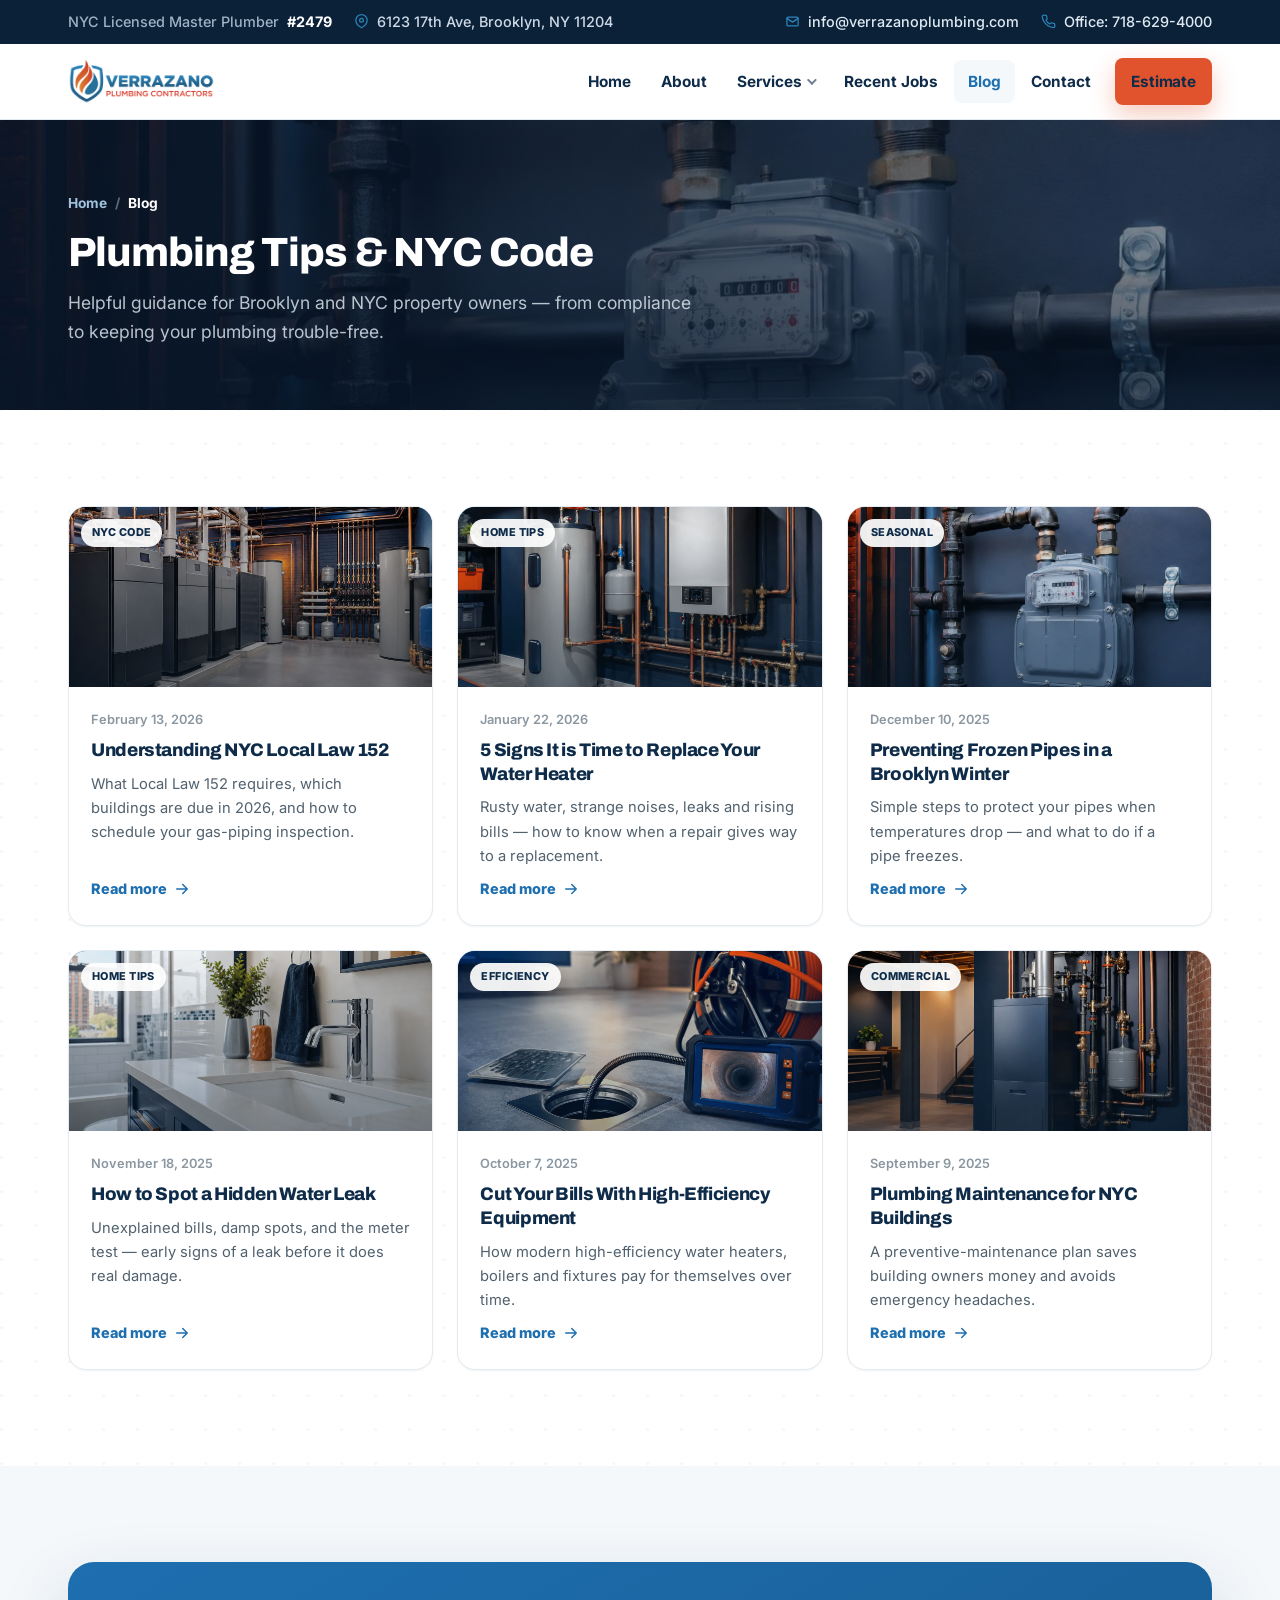
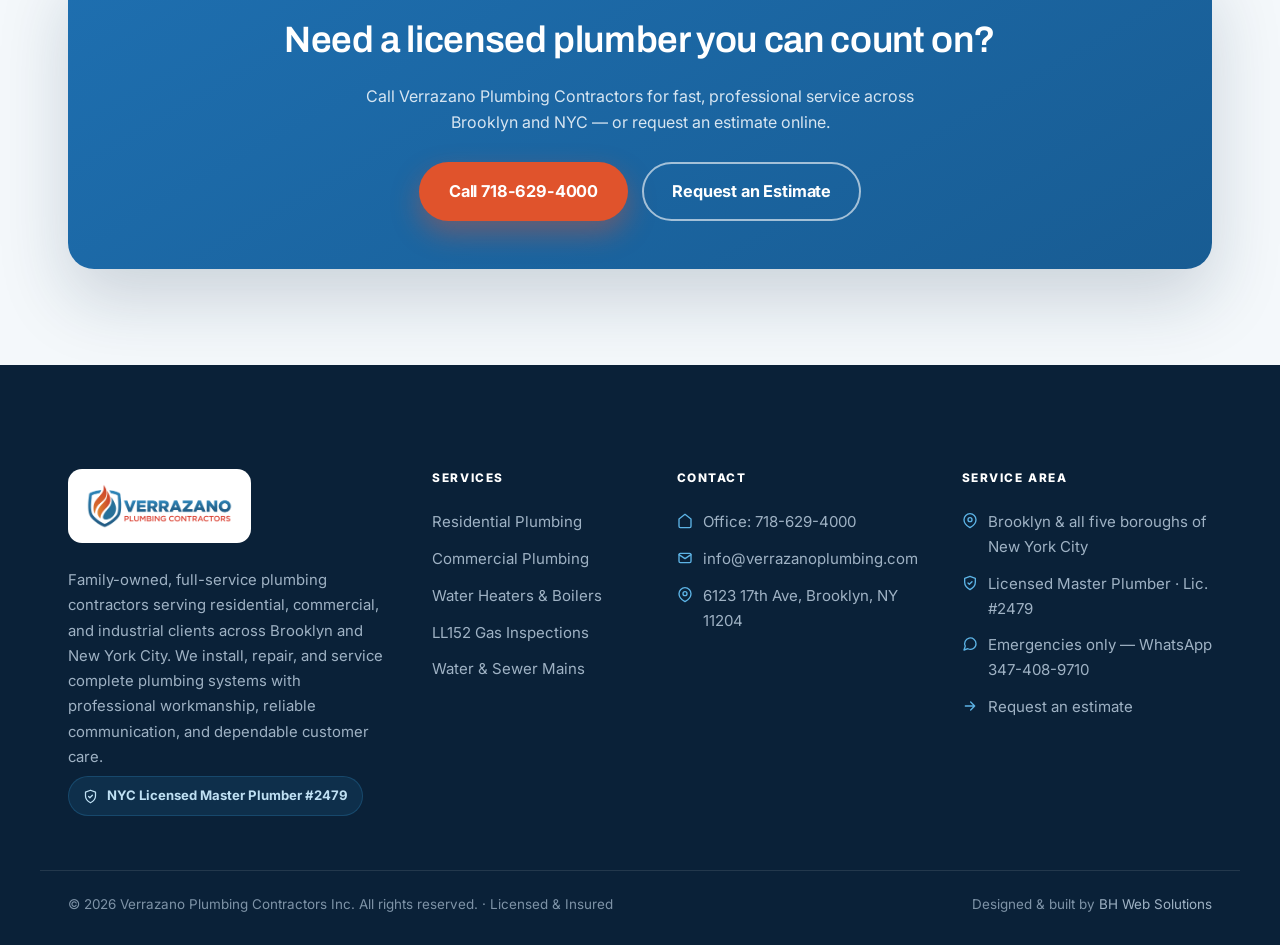
<file: blog.html>
<!DOCTYPE html>
<html lang="en">
<head>
<meta charset="UTF-8">
<meta name="viewport" content="width=device-width, initial-scale=1.0">
<title>Blog | Verrazano Plumbing Contractors Inc.</title>
<meta name="description" content="Plumbing tips and NYC code guidance from Verrazano Plumbing Contractors — Local Law 152, water heaters, leaks, winter prep and more.">
<meta name="theme-color" content="#0E2C49">
<link rel="icon" type="image/png" sizes="32x32" href="assets/favicon-32.png">
<link rel="icon" type="image/png" sizes="64x64" href="assets/favicon-64.png">
<link rel="apple-touch-icon" href="assets/favicon-180.png">
<link rel="preconnect" href="https://fonts.googleapis.com">
<link rel="preconnect" href="https://fonts.gstatic.com" crossorigin>
<link rel="stylesheet" href="https://fonts.googleapis.com/css2?family=Archivo:wght@500;600;700;800;900&family=Inter:wght@400;500;600;700&display=swap" media="print" onload="this.media='all'"><noscript><link rel="stylesheet" href="https://fonts.googleapis.com/css2?family=Archivo:wght@500;600;700;800;900&family=Inter:wght@400;500;600;700&display=swap"></noscript>
<link rel="stylesheet" href="assets/site.css">
</head>
<body>
<!-- TOP BAR -->
<div class="topbar">
  <div class="in">
    <div class="tb-left">
      <span class="tb-i lic">NYC Licensed Master Plumber <b>#2479</b></span>
      <span class="tb-i hideS"><svg width="15" height="15" viewBox="0 0 24 24" fill="none" stroke="currentColor" stroke-width="2" stroke-linecap="round" stroke-linejoin="round"><path d="M21 10c0 7-9 12-9 12s-9-5-9-12a9 9 0 0 1 18 0Z"/><circle cx="12" cy="10" r="3"/></svg>6123 17th Ave, Brooklyn, NY 11204</span>
    </div>
    <div class="tb-right">
      <a class="tb-i" href="mailto:info@verrazanoplumbing.com"><svg width="15" height="15" viewBox="0 0 24 24" fill="none" stroke="currentColor" stroke-width="2" stroke-linecap="round" stroke-linejoin="round"><rect x="3" y="5" width="18" height="14" rx="2"/><path d="m3 7 9 6 9-6"/></svg>info@verrazanoplumbing.com</a>
      <a class="tb-i" href="tel:7186294000"><svg width="15" height="15" viewBox="0 0 24 24" fill="none" stroke="currentColor" stroke-width="2" stroke-linecap="round" stroke-linejoin="round"><path d="M22 16.9v3a2 2 0 0 1-2.2 2 19.8 19.8 0 0 1-8.6-3.1 19.5 19.5 0 0 1-6-6A19.8 19.8 0 0 1 2 4.2 2 2 0 0 1 4 2h3a2 2 0 0 1 2 1.7c.1 1 .4 1.9.7 2.8a2 2 0 0 1-.4 2.1L8 9.9a16 16 0 0 0 6 6l1.3-1.3a2 2 0 0 1 2.1-.4c.9.3 1.8.6 2.8.7A2 2 0 0 1 22 16.9Z"/></svg>Office: 718-629-4000</a>
    </div>
  </div>
</div>

<!-- NAV -->
<nav class="nav" id="nav">
  <div class="in">
    <a href="index.html" class="brand" aria-label="Verrazano Plumbing Contractors home">
      <img src="assets/logo.png" alt="Verrazano Plumbing Contractors Inc.">
    </a>
    <ul class="nav__links">
      <li><a href="index.html">Home</a></li>
      <li><a href="about.html">About</a></li>
      <li class="has drop"><a href="services.html">Services</a>
        <div class="drop__menu">
          <a href="services.html#residential">Residential Plumbing</a>
          <a href="services.html#commercial">Commercial Plumbing</a>
          <a href="services.html#heating">Water Heaters &amp; Boilers</a>
          <a href="services.html#gas">Gas Piping &amp; LL152</a>
          <a href="services.html#mains">Water &amp; Sewer Mains</a>
        </div>
      </li>
      <li><a href="case-studies.html">Recent Jobs</a></li>
      <li><a href="blog.html" aria-current="page">Blog</a></li>
      <li><a href="contact.html">Contact</a></li>
      <li class="nav__cta"><a href="contact.html" class="btn btn--org btn--sm">Estimate</a></li>
    </ul>
    <button class="burger" id="burger" aria-label="Open menu" aria-expanded="false"><span></span><span></span><span></span></button>
  </div>
</nav>
<div class="mobile" id="mobile">
  <a href="index.html">Home</a>
  <a href="about.html">About</a>
  <a href="services.html">Services</a>
  <a href="case-studies.html">Recent Jobs</a>
  <a href="blog.html">Blog</a>
  <a href="contact.html">Contact</a>
  <a href="tel:7186294000" class="m-cta btn btn--org">Call 718-629-4000</a>
</div>
<section class="titlebar has-photo">
  <div class="tb-media" aria-hidden="true"><img src="assets/img/pipefittings.webp" alt="" loading="lazy"></div>
  <div class="tb-scrim" aria-hidden="true"></div>
  <div class="in">
    <div class="crumb"><a href="index.html">Home</a><span>/</span><b>Blog</b></div>
    <h1>Plumbing Tips &amp; NYC Code</h1>
    <p>Helpful guidance for Brooklyn and NYC property owners — from compliance to keeping your plumbing trouble-free.</p>
  </div></section>
<section class="sec"><div class="in">
<div class="blog-grid">
<a class="bcard rv" href="post-local-law-152.html"><div class="top"><span class="cat">NYC Code</span><img src="assets/img/boiler.webp" alt="Understanding NYC Local Law 152" loading="lazy"></div><div class="body"><span class="date">February 13, 2026</span><h3>Understanding NYC Local Law 152</h3><p>What Local Law 152 requires, which buildings are due in 2026, and how to schedule your gas-piping inspection.</p><span class="more">Read more <svg class="arr" width="18" height="18" viewBox="0 0 24 24" fill="none" stroke="currentColor" stroke-width="2" stroke-linecap="round" stroke-linejoin="round"><path d="M5 12h14M13 6l6 6-6 6"/></svg></span></div></a>
<a class="bcard rv" href="post-water-heater-signs.html"><div class="top"><span class="cat">Home Tips</span><img src="assets/img/waterheater.webp" alt="5 Signs It is Time to Replace Your Water Heater" loading="lazy"></div><div class="body"><span class="date">January 22, 2026</span><h3>5 Signs It is Time to Replace Your Water Heater</h3><p>Rusty water, strange noises, leaks and rising bills — how to know when a repair gives way to a replacement.</p><span class="more">Read more <svg class="arr" width="18" height="18" viewBox="0 0 24 24" fill="none" stroke="currentColor" stroke-width="2" stroke-linecap="round" stroke-linejoin="round"><path d="M5 12h14M13 6l6 6-6 6"/></svg></span></div></a>
<a class="bcard rv" href="post-frozen-pipes.html"><div class="top"><span class="cat">Seasonal</span><img src="assets/img/pipefittings.webp" alt="Preventing Frozen Pipes in a Brooklyn Winter" loading="lazy"></div><div class="body"><span class="date">December 10, 2025</span><h3>Preventing Frozen Pipes in a Brooklyn Winter</h3><p>Simple steps to protect your pipes when temperatures drop — and what to do if a pipe freezes.</p><span class="more">Read more <svg class="arr" width="18" height="18" viewBox="0 0 24 24" fill="none" stroke="currentColor" stroke-width="2" stroke-linecap="round" stroke-linejoin="round"><path d="M5 12h14M13 6l6 6-6 6"/></svg></span></div></a>
<a class="bcard rv" href="post-hidden-leaks.html"><div class="top"><span class="cat">Home Tips</span><img src="assets/img/bathroom.webp" alt="How to Spot a Hidden Water Leak" loading="lazy"></div><div class="body"><span class="date">November 18, 2025</span><h3>How to Spot a Hidden Water Leak</h3><p>Unexplained bills, damp spots, and the meter test — early signs of a leak before it does real damage.</p><span class="more">Read more <svg class="arr" width="18" height="18" viewBox="0 0 24 24" fill="none" stroke="currentColor" stroke-width="2" stroke-linecap="round" stroke-linejoin="round"><path d="M5 12h14M13 6l6 6-6 6"/></svg></span></div></a>
<a class="bcard rv" href="post-high-efficiency.html"><div class="top"><span class="cat">Efficiency</span><img src="assets/img/washroom.webp" alt="Cut Your Bills With High-Efficiency Equipment" loading="lazy"></div><div class="body"><span class="date">October 7, 2025</span><h3>Cut Your Bills With High-Efficiency Equipment</h3><p>How modern high-efficiency water heaters, boilers and fixtures pay for themselves over time.</p><span class="more">Read more <svg class="arr" width="18" height="18" viewBox="0 0 24 24" fill="none" stroke="currentColor" stroke-width="2" stroke-linecap="round" stroke-linejoin="round"><path d="M5 12h14M13 6l6 6-6 6"/></svg></span></div></a>
<a class="bcard rv" href="post-building-maintenance.html"><div class="top"><span class="cat">Commercial</span><img src="assets/img/basement.webp" alt="Plumbing Maintenance for NYC Buildings" loading="lazy"></div><div class="body"><span class="date">September 9, 2025</span><h3>Plumbing Maintenance for NYC Buildings</h3><p>A preventive-maintenance plan saves building owners money and avoids emergency headaches.</p><span class="more">Read more <svg class="arr" width="18" height="18" viewBox="0 0 24 24" fill="none" stroke="currentColor" stroke-width="2" stroke-linecap="round" stroke-linejoin="round"><path d="M5 12h14M13 6l6 6-6 6"/></svg></span></div></a>
</div></div></section>
<section class="sec band">
  <div class="in"><div class="cta-band">
    <h2>Need a licensed plumber you can count on?</h2>
    <p>Call Verrazano Plumbing Contractors for fast, professional service across Brooklyn and NYC — or request an estimate online.</p>
    <div style="display:flex;gap:14px;justify-content:center;flex-wrap:wrap">
      <a href="tel:7186294000" class="btn btn--org">Call 718-629-4000</a>
      <a href="contact.html" class="btn btn--ghost" style="border-color:rgba(255,255,255,.6)">Request an Estimate</a>
    </div>
  </div></div>
</section>
<!-- FOOTER -->
<footer class="foot foot--xl">
  <div class="in foot__grid">
    <div>
      <span class="foot__logo"><img src="assets/logo.png" alt="Verrazano Plumbing Contractors Inc."></span>
      <p class="foot__about">Family-owned, full-service plumbing contractors serving residential, commercial, and industrial clients across Brooklyn and New York City. We install, repair, and service complete plumbing systems with professional workmanship, reliable communication, and dependable customer care.</p>
      <div class="lic-badge"><svg width="15" height="15" viewBox="0 0 24 24" fill="none" stroke="currentColor" stroke-width="2" stroke-linecap="round" stroke-linejoin="round"><path d="M12 2 4 5v6c0 5 3.4 8.5 8 11 4.6-2.5 8-6 8-11V5l-8-3Z"/><path d="m9 12 2 2 4-4"/></svg> NYC Licensed Master Plumber #2479</div>
    </div>
    <div>
      <h5>Services</h5>
      <a class="fl" href="services.html#residential">Residential Plumbing</a>
      <a class="fl" href="services.html#commercial">Commercial Plumbing</a>
      <a class="fl" href="services.html#heating">Water Heaters &amp; Boilers</a>
      <a class="fl" href="services.html#gas">LL152 Gas Inspections</a>
      <a class="fl" href="services.html#mains">Water &amp; Sewer Mains</a>
    </div>
    <div>
      <h5>Contact</h5>
      <a class="fl" href="tel:7186294000"><svg width="16" height="16" viewBox="0 0 24 24" fill="none" stroke="currentColor" stroke-width="2" stroke-linecap="round" stroke-linejoin="round"><path d="M3 9l9-7 9 7v11a2 2 0 0 1-2 2H5a2 2 0 0 1-2-2z"/></svg>Office: 718-629-4000</a>
      <a class="fl" href="mailto:info@verrazanoplumbing.com"><svg width="16" height="16" viewBox="0 0 24 24" fill="none" stroke="currentColor" stroke-width="2" stroke-linecap="round" stroke-linejoin="round"><rect x="3" y="5" width="18" height="14" rx="2"/><path d="m3 7 9 6 9-6"/></svg>info@verrazanoplumbing.com</a>
      <span class="fl"><svg width="16" height="16" viewBox="0 0 24 24" fill="none" stroke="currentColor" stroke-width="2" stroke-linecap="round" stroke-linejoin="round"><path d="M21 10c0 7-9 12-9 12s-9-5-9-12a9 9 0 0 1 18 0Z"/><circle cx="12" cy="10" r="3"/></svg>6123 17th Ave, Brooklyn, NY 11204</span>
    </div>
    <div>
      <h5>Service Area</h5>
      <span class="fl"><svg width="16" height="16" viewBox="0 0 24 24" fill="none" stroke="currentColor" stroke-width="2" stroke-linecap="round" stroke-linejoin="round"><path d="M21 10c0 7-9 12-9 12s-9-5-9-12a9 9 0 0 1 18 0Z"/><circle cx="12" cy="10" r="3"/></svg>Brooklyn &amp; all five boroughs of New York City</span>
      <span class="fl"><svg width="16" height="16" viewBox="0 0 24 24" fill="none" stroke="currentColor" stroke-width="2" stroke-linecap="round" stroke-linejoin="round"><path d="M12 2 4 5v6c0 5 3.4 8.5 8 11 4.6-2.5 8-6 8-11V5l-8-3Z"/><path d="m9 12 2 2 4-4"/></svg>Licensed Master Plumber &middot; Lic. #2479</span>
      <a class="fl" href="https://wa.me/13474089710?text=Hi%20Verrazano%20Plumbing%2C%20I%20have%20a%20plumbing%20emergency." target="_blank" rel="noopener"><svg width="16" height="16" viewBox="0 0 24 24" fill="none" stroke="currentColor" stroke-width="2" stroke-linecap="round" stroke-linejoin="round"><path d="M21 11.5a8.4 8.4 0 0 1-12.1 7.6L3 21l1.9-5.8A8.5 8.5 0 1 1 21 11.5Z"/></svg>Emergencies only — WhatsApp 347-408-9710</a>
      <a class="fl" href="contact.html"><svg width="16" height="16" viewBox="0 0 24 24" fill="none" stroke="currentColor" stroke-width="2" stroke-linecap="round" stroke-linejoin="round"><path d="M5 12h14M13 6l6 6-6 6"/></svg>Request an estimate</a>
    </div>
  </div>
  <div class="foot__bottom">
    <span>© 2026 Verrazano Plumbing Contractors Inc. All rights reserved. · Licensed &amp; Insured</span>
    <span>Designed &amp; built by <a href="https://bhwebsolutions.com" target="_blank" rel="noopener">BH Web Solutions</a></span>
  </div>
</footer>

<button class="totop" id="totop" aria-label="Back to top"><svg width="18" height="18" viewBox="0 0 24 24" fill="none" stroke="currentColor" stroke-width="2.4" stroke-linecap="round" stroke-linejoin="round"><path d="M12 19V5M5 12l7-7 7 7"/></svg></button>

<script src="assets/site.js" defer></script>
</body>
</html>
</file>
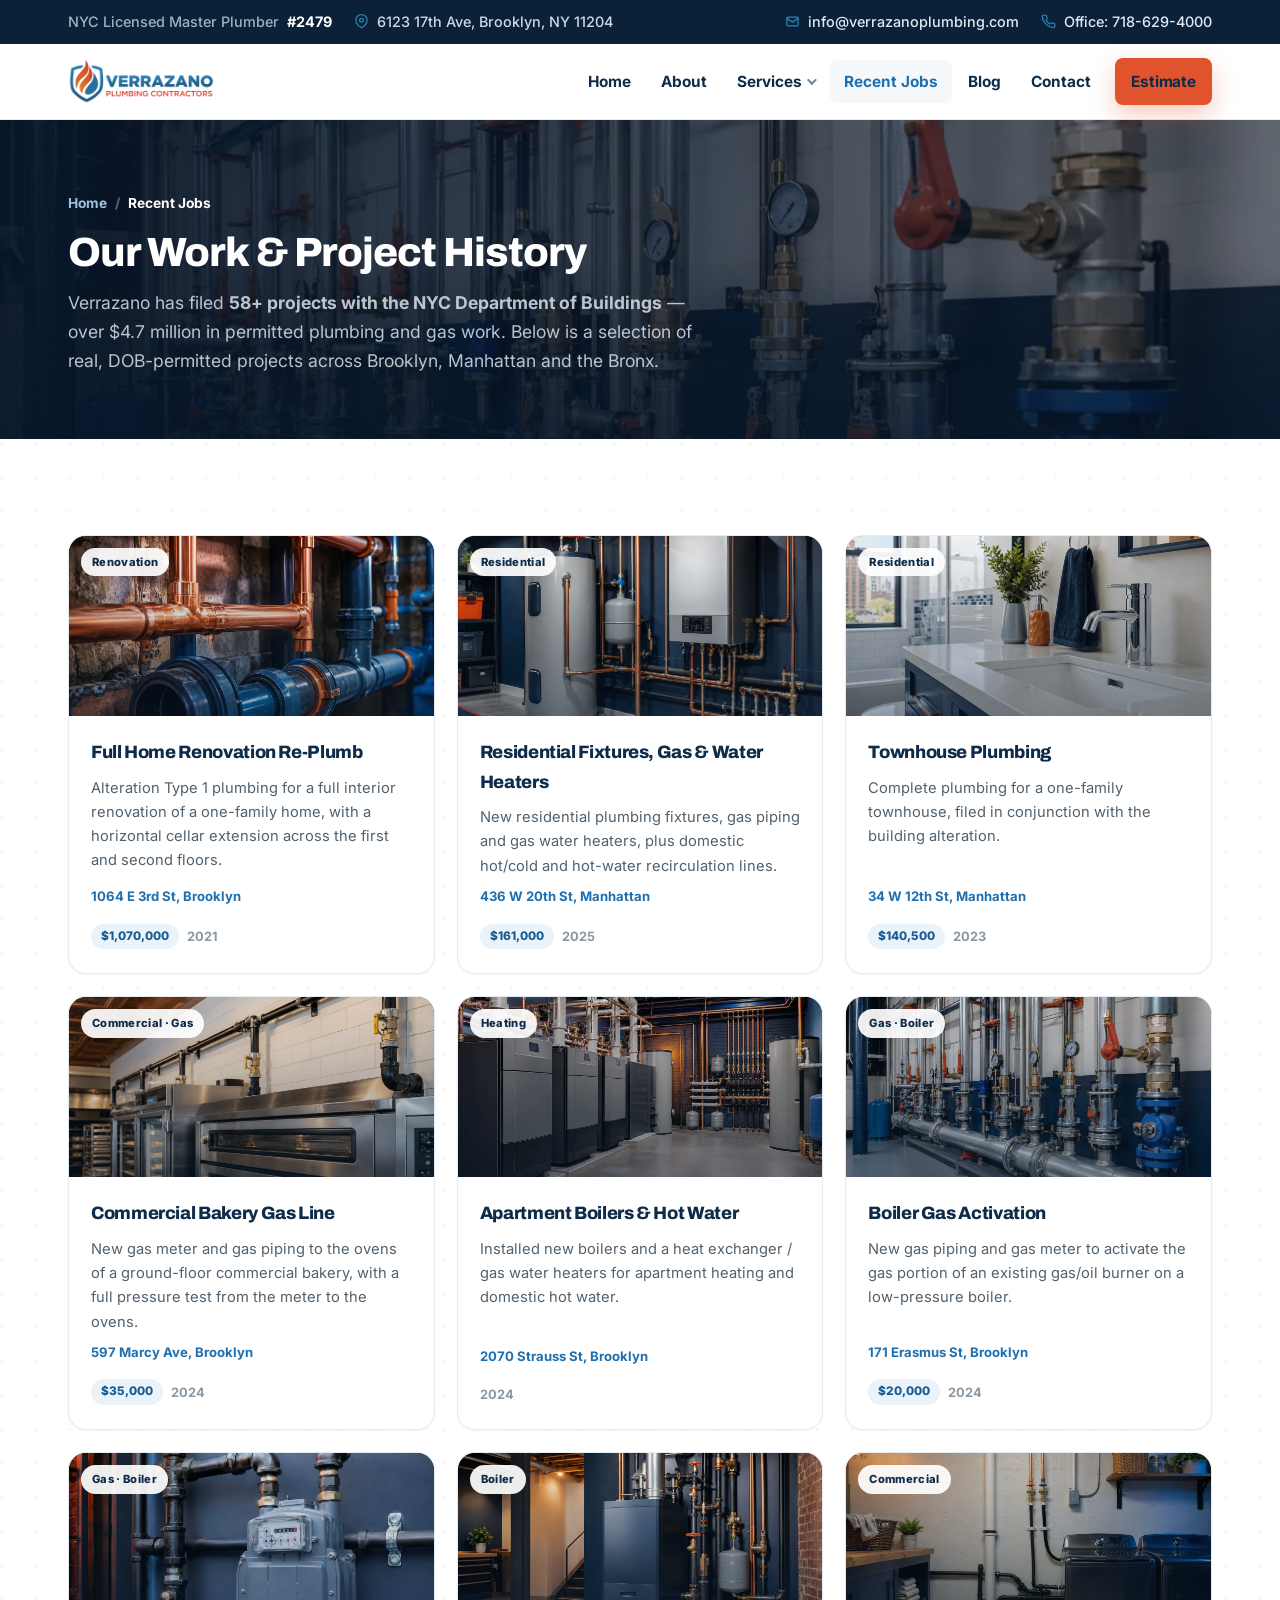
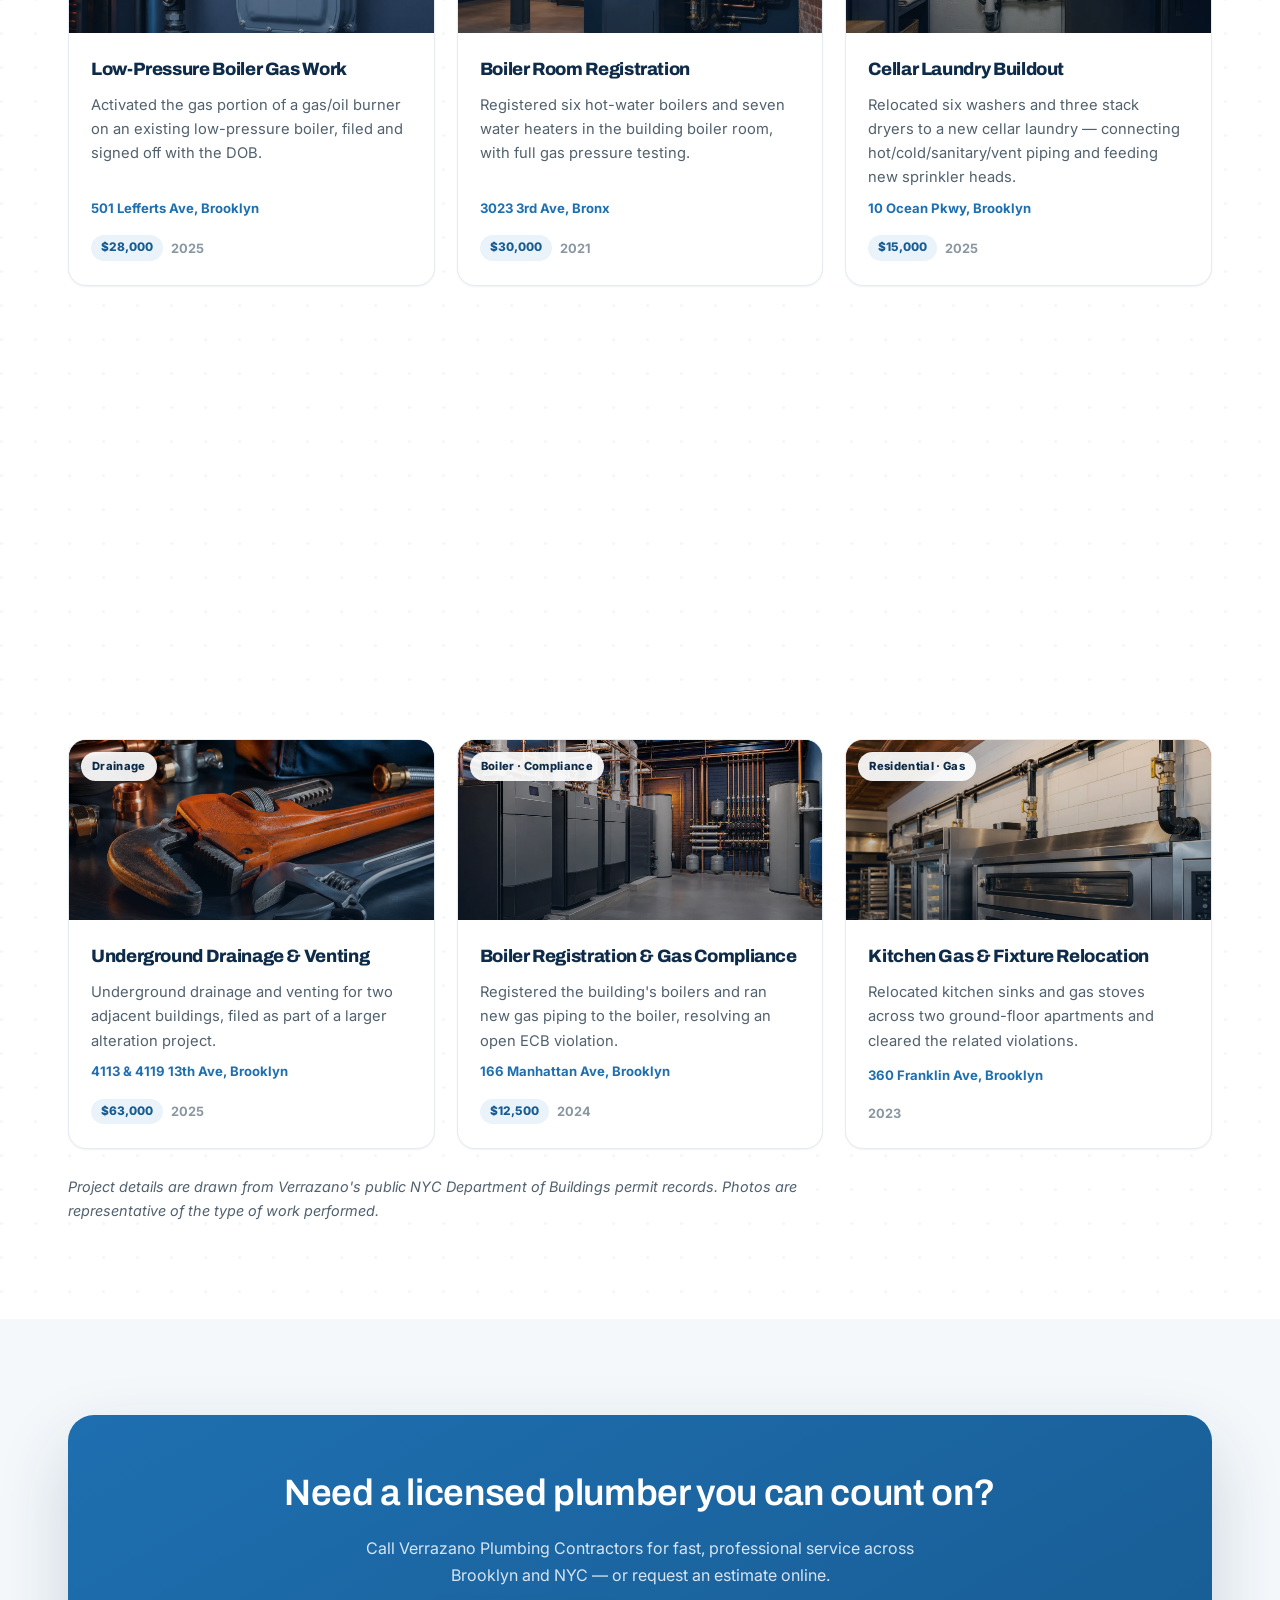
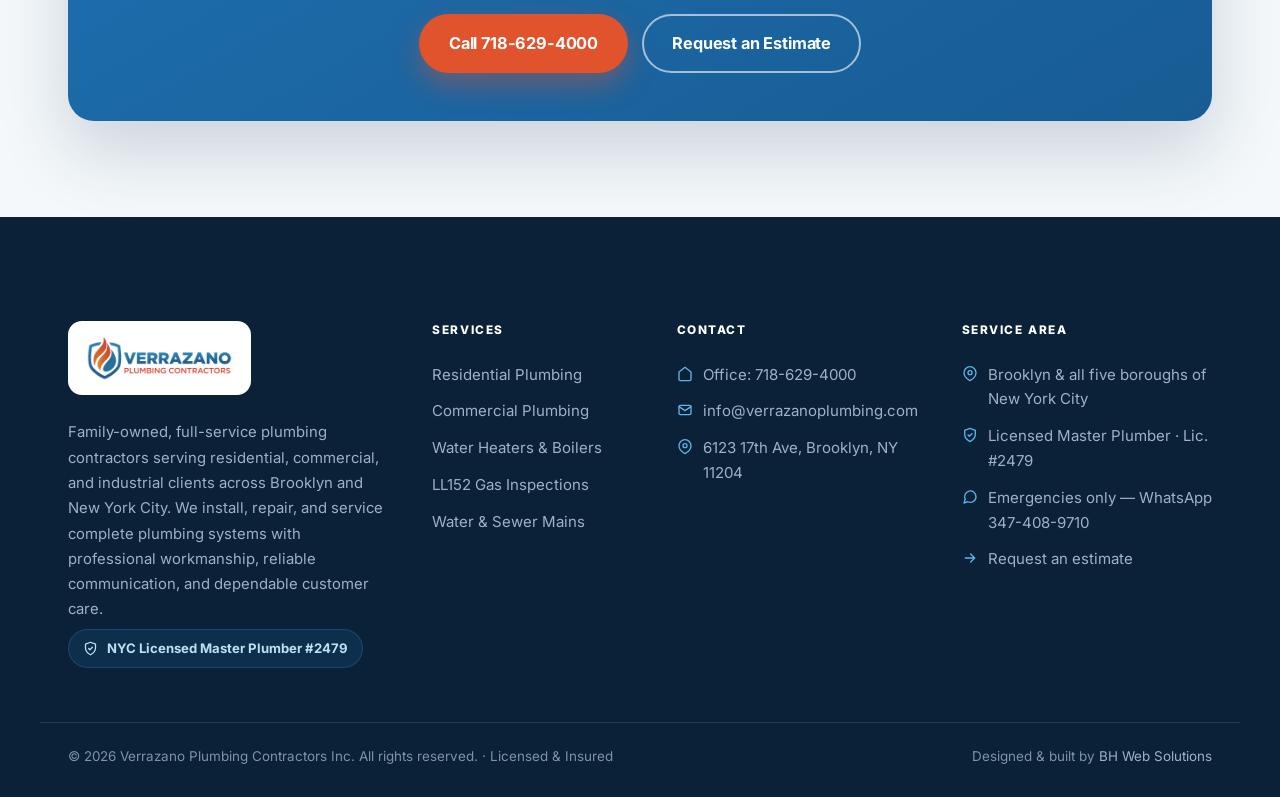
<file: case-studies.html>
<!DOCTYPE html>
<html lang="en">
<head>
<meta charset="UTF-8">
<meta name="viewport" content="width=device-width, initial-scale=1.0">
<title>Our Work &amp; Recent Jobs | Verrazano Plumbing Contractors Inc.</title>
<meta name="description" content="58+ permitted projects across Brooklyn and NYC — gas/boiler DOB work, building plumbing systems, water heaters, LL152 compliance, and emergency repairs.">
<meta name="theme-color" content="#0E2C49">
<link rel="icon" type="image/png" sizes="32x32" href="assets/favicon-32.png">
<link rel="icon" type="image/png" sizes="64x64" href="assets/favicon-64.png">
<link rel="apple-touch-icon" href="assets/favicon-180.png">
<link rel="preconnect" href="https://fonts.googleapis.com">
<link rel="preconnect" href="https://fonts.gstatic.com" crossorigin>
<link rel="stylesheet" href="https://fonts.googleapis.com/css2?family=Archivo:wght@500;600;700;800;900&family=Inter:wght@400;500;600;700&display=swap" media="print" onload="this.media='all'"><noscript><link rel="stylesheet" href="https://fonts.googleapis.com/css2?family=Archivo:wght@500;600;700;800;900&family=Inter:wght@400;500;600;700&display=swap"></noscript>
<link rel="stylesheet" href="assets/site.css">
</head>
<body>
<!-- TOP BAR -->
<div class="topbar">
  <div class="in">
    <div class="tb-left">
      <span class="tb-i lic">NYC Licensed Master Plumber <b>#2479</b></span>
      <span class="tb-i hideS"><svg width="15" height="15" viewBox="0 0 24 24" fill="none" stroke="currentColor" stroke-width="2" stroke-linecap="round" stroke-linejoin="round"><path d="M21 10c0 7-9 12-9 12s-9-5-9-12a9 9 0 0 1 18 0Z"/><circle cx="12" cy="10" r="3"/></svg>6123 17th Ave, Brooklyn, NY 11204</span>
    </div>
    <div class="tb-right">
      <a class="tb-i" href="mailto:info@verrazanoplumbing.com"><svg width="15" height="15" viewBox="0 0 24 24" fill="none" stroke="currentColor" stroke-width="2" stroke-linecap="round" stroke-linejoin="round"><rect x="3" y="5" width="18" height="14" rx="2"/><path d="m3 7 9 6 9-6"/></svg>info@verrazanoplumbing.com</a>
      <a class="tb-i" href="tel:7186294000"><svg width="15" height="15" viewBox="0 0 24 24" fill="none" stroke="currentColor" stroke-width="2" stroke-linecap="round" stroke-linejoin="round"><path d="M22 16.9v3a2 2 0 0 1-2.2 2 19.8 19.8 0 0 1-8.6-3.1 19.5 19.5 0 0 1-6-6A19.8 19.8 0 0 1 2 4.2 2 2 0 0 1 4 2h3a2 2 0 0 1 2 1.7c.1 1 .4 1.9.7 2.8a2 2 0 0 1-.4 2.1L8 9.9a16 16 0 0 0 6 6l1.3-1.3a2 2 0 0 1 2.1-.4c.9.3 1.8.6 2.8.7A2 2 0 0 1 22 16.9Z"/></svg>Office: 718-629-4000</a>
    </div>
  </div>
</div>

<!-- NAV -->
<nav class="nav" id="nav">
  <div class="in">
    <a href="index.html" class="brand" aria-label="Verrazano Plumbing Contractors home">
      <img src="assets/logo.png" alt="Verrazano Plumbing Contractors Inc.">
    </a>
    <ul class="nav__links">
      <li><a href="index.html">Home</a></li>
      <li><a href="about.html">About</a></li>
      <li class="has drop"><a href="services.html">Services</a>
        <div class="drop__menu">
          <a href="services.html#residential">Residential Plumbing</a>
          <a href="services.html#commercial">Commercial Plumbing</a>
          <a href="services.html#heating">Water Heaters &amp; Boilers</a>
          <a href="services.html#gas">Gas Piping &amp; LL152</a>
          <a href="services.html#mains">Water &amp; Sewer Mains</a>
        </div>
      </li>
      <li><a href="case-studies.html" aria-current="page">Recent Jobs</a></li>
      <li><a href="blog.html">Blog</a></li>
      <li><a href="contact.html">Contact</a></li>
      <li class="nav__cta"><a href="contact.html" class="btn btn--org btn--sm">Estimate</a></li>
    </ul>
    <button class="burger" id="burger" aria-label="Open menu" aria-expanded="false"><span></span><span></span><span></span></button>
  </div>
</nav>
<div class="mobile" id="mobile">
  <a href="index.html">Home</a>
  <a href="about.html">About</a>
  <a href="services.html">Services</a>
  <a href="case-studies.html">Recent Jobs</a>
  <a href="blog.html">Blog</a>
  <a href="contact.html">Contact</a>
  <a href="tel:7186294000" class="m-cta btn btn--org">Call 718-629-4000</a>
</div>
<section class="titlebar has-photo">
  <div class="tb-media" aria-hidden="true"><img src="assets/img/steelpipes.webp" alt="" loading="lazy"></div>
  <div class="tb-scrim" aria-hidden="true"></div>
  <div class="in">
    <div class="crumb"><a href="index.html">Home</a><span>/</span><b>Recent Jobs</b></div>
    <h1>Our Work &amp; Project History</h1>
    <p>Verrazano has filed <strong>58+ projects with the NYC Department of Buildings</strong> — over $4.7 million in permitted plumbing and gas work. Below is a selection of real, DOB-permitted projects across Brooklyn, Manhattan and the Bronx.</p>
  </div></section>
<section class="sec"><div class="in">
<div class="work-grid">
<div class="wcard rv"><div class="top"><span class="badge">Renovation</span><img src="assets/img/copperpipes.webp" alt="Full Home Renovation Re-Plumb" loading="lazy"></div><div class="body"><h3>Full Home Renovation Re-Plumb</h3><p>Alteration Type 1 plumbing for a full interior renovation of a one-family home, with a horizontal cellar extension across the first and second floors.</p><span class="loc">1064 E 3rd St, Brooklyn</span><div class="wmeta"><span class="wval">$1,070,000</span><span class="yr">2021</span></div></div></div>
<div class="wcard rv"><div class="top"><span class="badge">Residential</span><img src="assets/img/waterheater.webp" alt="Residential Fixtures, Gas and Water Heaters" loading="lazy"></div><div class="body"><h3>Residential Fixtures, Gas &amp; Water Heaters</h3><p>New residential plumbing fixtures, gas piping and gas water heaters, plus domestic hot/cold and hot-water recirculation lines.</p><span class="loc">436 W 20th St, Manhattan</span><div class="wmeta"><span class="wval">$161,000</span><span class="yr">2025</span></div></div></div>
<div class="wcard rv"><div class="top"><span class="badge">Residential</span><img src="assets/img/bathroom.webp" alt="Townhouse Plumbing" loading="lazy"></div><div class="body"><h3>Townhouse Plumbing</h3><p>Complete plumbing for a one-family townhouse, filed in conjunction with the building alteration.</p><span class="loc">34 W 12th St, Manhattan</span><div class="wmeta"><span class="wval">$140,500</span><span class="yr">2023</span></div></div></div>
<div class="wcard rv"><div class="top"><span class="badge">Commercial &middot; Gas</span><img src="assets/img/kitchen.webp" alt="Commercial Bakery Gas Line" loading="lazy"></div><div class="body"><h3>Commercial Bakery Gas Line</h3><p>New gas meter and gas piping to the ovens of a ground-floor commercial bakery, with a full pressure test from the meter to the ovens.</p><span class="loc">597 Marcy Ave, Brooklyn</span><div class="wmeta"><span class="wval">$35,000</span><span class="yr">2024</span></div></div></div>
<div class="wcard rv"><div class="top"><span class="badge">Heating</span><img src="assets/img/boiler.webp" alt="Apartment Boilers and Hot Water" loading="lazy"></div><div class="body"><h3>Apartment Boilers &amp; Hot Water</h3><p>Installed new boilers and a heat exchanger / gas water heaters for apartment heating and domestic hot water.</p><span class="loc">2070 Strauss St, Brooklyn</span><div class="wmeta"><span class="yr">2024</span></div></div></div>
<div class="wcard rv"><div class="top"><span class="badge">Gas &middot; Boiler</span><img src="assets/img/steelpipes.webp" alt="Boiler Gas Activation" loading="lazy"></div><div class="body"><h3>Boiler Gas Activation</h3><p>New gas piping and gas meter to activate the gas portion of an existing gas/oil burner on a low-pressure boiler.</p><span class="loc">171 Erasmus St, Brooklyn</span><div class="wmeta"><span class="wval">$20,000</span><span class="yr">2024</span></div></div></div>
<div class="wcard rv"><div class="top"><span class="badge">Gas &middot; Boiler</span><img src="assets/img/pipefittings.webp" alt="Low-Pressure Boiler Gas Work" loading="lazy"></div><div class="body"><h3>Low-Pressure Boiler Gas Work</h3><p>Activated the gas portion of a gas/oil burner on an existing low-pressure boiler, filed and signed off with the DOB.</p><span class="loc">501 Lefferts Ave, Brooklyn</span><div class="wmeta"><span class="wval">$28,000</span><span class="yr">2025</span></div></div></div>
<div class="wcard rv"><div class="top"><span class="badge">Boiler</span><img src="assets/img/basement.webp" alt="Boiler Room Registration" loading="lazy"></div><div class="body"><h3>Boiler Room Registration</h3><p>Registered six hot-water boilers and seven water heaters in the building boiler room, with full gas pressure testing.</p><span class="loc">3023 3rd Ave, Bronx</span><div class="wmeta"><span class="wval">$30,000</span><span class="yr">2021</span></div></div></div>
<div class="wcard rv"><div class="top"><span class="badge">Commercial</span><img src="assets/img/laundry.webp" alt="Cellar Laundry Buildout" loading="lazy"></div><div class="body"><h3>Cellar Laundry Buildout</h3><p>Relocated six washers and three stack dryers to a new cellar laundry — connecting hot/cold/sanitary/vent piping and feeding new sprinkler heads.</p><span class="loc">10 Ocean Pkwy, Brooklyn</span><div class="wmeta"><span class="wval">$15,000</span><span class="yr">2025</span></div></div></div>
<div class="wcard rv"><div class="top"><span class="badge">Commercial</span><img src="assets/img/laundry2.webp" alt="Tenant Laundry and Standpipe" loading="lazy"></div><div class="body"><h3>Tenant Laundry &amp; Standpipe</h3><p>Installed tenant washer/dryer machines and a utility sink in the cellar, with new sprinkler heads off the existing wet standpipe.</p><span class="loc">453 W 34th St, Manhattan</span><div class="wmeta"><span class="wval">$45,000</span><span class="yr">2023</span></div></div></div>
<div class="wcard rv"><div class="top"><span class="badge">Commercial &middot; Gas</span><img src="assets/img/kitchen2.webp" alt="Commercial Oven Gas Piping" loading="lazy"></div><div class="body"><h3>Commercial Oven Gas Piping</h3><p>Installed two commercial ovens and all associated gas piping from the cellar to the ground floor.</p><span class="loc">4012 14th Ave, Brooklyn</span><div class="wmeta"><span class="wval">$5,600</span><span class="yr">2023</span></div></div></div>
<div class="wcard rv"><div class="top"><span class="badge">Residential</span><img src="assets/img/washroom.webp" alt="Cellar Bathroom Legalization" loading="lazy"></div><div class="body"><h3>Cellar Bathroom Legalization</h3><p>Legalized two half-bathrooms in the cellar, filed in conjunction with the building alteration.</p><span class="loc">735 Rogers Ave, Brooklyn</span><div class="wmeta"><span class="wval">$8,000</span><span class="yr">2024</span></div></div></div>
<div class="wcard rv"><div class="top"><span class="badge">Drainage</span><img src="assets/img/wrench.webp" alt="Underground Drainage and Venting" loading="lazy"></div><div class="body"><h3>Underground Drainage &amp; Venting</h3><p>Underground drainage and venting for two adjacent buildings, filed as part of a larger alteration project.</p><span class="loc">4113 &amp; 4119 13th Ave, Brooklyn</span><div class="wmeta"><span class="wval">$63,000</span><span class="yr">2025</span></div></div></div>
<div class="wcard rv"><div class="top"><span class="badge">Boiler &middot; Compliance</span><img src="assets/img/boiler.webp" alt="Boiler Registration and Gas Compliance" loading="lazy"></div><div class="body"><h3>Boiler Registration &amp; Gas Compliance</h3><p>Registered the building's boilers and ran new gas piping to the boiler, resolving an open ECB violation.</p><span class="loc">166 Manhattan Ave, Brooklyn</span><div class="wmeta"><span class="wval">$12,500</span><span class="yr">2024</span></div></div></div>
<div class="wcard rv"><div class="top"><span class="badge">Residential &middot; Gas</span><img src="assets/img/kitchen.webp" alt="Kitchen Gas and Fixture Relocation" loading="lazy"></div><div class="body"><h3>Kitchen Gas &amp; Fixture Relocation</h3><p>Relocated kitchen sinks and gas stoves across two ground-floor apartments and cleared the related violations.</p><span class="loc">360 Franklin Ave, Brooklyn</span><div class="wmeta"><span class="yr">2023</span></div></div></div>
</div>
<p style="color:var(--ink-soft);font-size:.9rem;margin-top:26px;max-width:760px"><em>Project details are drawn from Verrazano's public NYC Department of Buildings permit records. Photos are representative of the type of work performed.</em></p>
</div></section>
<section class="sec band">
  <div class="in"><div class="cta-band">
    <h2>Need a licensed plumber you can count on?</h2>
    <p>Call Verrazano Plumbing Contractors for fast, professional service across Brooklyn and NYC — or request an estimate online.</p>
    <div style="display:flex;gap:14px;justify-content:center;flex-wrap:wrap">
      <a href="tel:7186294000" class="btn btn--org">Call 718-629-4000</a>
      <a href="contact.html" class="btn btn--ghost" style="border-color:rgba(255,255,255,.6)">Request an Estimate</a>
    </div>
  </div></div>
</section>
<!-- FOOTER -->
<footer class="foot foot--xl">
  <div class="in foot__grid">
    <div>
      <span class="foot__logo"><img src="assets/logo.png" alt="Verrazano Plumbing Contractors Inc."></span>
      <p class="foot__about">Family-owned, full-service plumbing contractors serving residential, commercial, and industrial clients across Brooklyn and New York City. We install, repair, and service complete plumbing systems with professional workmanship, reliable communication, and dependable customer care.</p>
      <div class="lic-badge"><svg width="15" height="15" viewBox="0 0 24 24" fill="none" stroke="currentColor" stroke-width="2" stroke-linecap="round" stroke-linejoin="round"><path d="M12 2 4 5v6c0 5 3.4 8.5 8 11 4.6-2.5 8-6 8-11V5l-8-3Z"/><path d="m9 12 2 2 4-4"/></svg> NYC Licensed Master Plumber #2479</div>
    </div>
    <div>
      <h5>Services</h5>
      <a class="fl" href="services.html#residential">Residential Plumbing</a>
      <a class="fl" href="services.html#commercial">Commercial Plumbing</a>
      <a class="fl" href="services.html#heating">Water Heaters &amp; Boilers</a>
      <a class="fl" href="services.html#gas">LL152 Gas Inspections</a>
      <a class="fl" href="services.html#mains">Water &amp; Sewer Mains</a>
    </div>
    <div>
      <h5>Contact</h5>
      <a class="fl" href="tel:7186294000"><svg width="16" height="16" viewBox="0 0 24 24" fill="none" stroke="currentColor" stroke-width="2" stroke-linecap="round" stroke-linejoin="round"><path d="M3 9l9-7 9 7v11a2 2 0 0 1-2 2H5a2 2 0 0 1-2-2z"/></svg>Office: 718-629-4000</a>
      <a class="fl" href="mailto:info@verrazanoplumbing.com"><svg width="16" height="16" viewBox="0 0 24 24" fill="none" stroke="currentColor" stroke-width="2" stroke-linecap="round" stroke-linejoin="round"><rect x="3" y="5" width="18" height="14" rx="2"/><path d="m3 7 9 6 9-6"/></svg>info@verrazanoplumbing.com</a>
      <span class="fl"><svg width="16" height="16" viewBox="0 0 24 24" fill="none" stroke="currentColor" stroke-width="2" stroke-linecap="round" stroke-linejoin="round"><path d="M21 10c0 7-9 12-9 12s-9-5-9-12a9 9 0 0 1 18 0Z"/><circle cx="12" cy="10" r="3"/></svg>6123 17th Ave, Brooklyn, NY 11204</span>
    </div>
    <div>
      <h5>Service Area</h5>
      <span class="fl"><svg width="16" height="16" viewBox="0 0 24 24" fill="none" stroke="currentColor" stroke-width="2" stroke-linecap="round" stroke-linejoin="round"><path d="M21 10c0 7-9 12-9 12s-9-5-9-12a9 9 0 0 1 18 0Z"/><circle cx="12" cy="10" r="3"/></svg>Brooklyn &amp; all five boroughs of New York City</span>
      <span class="fl"><svg width="16" height="16" viewBox="0 0 24 24" fill="none" stroke="currentColor" stroke-width="2" stroke-linecap="round" stroke-linejoin="round"><path d="M12 2 4 5v6c0 5 3.4 8.5 8 11 4.6-2.5 8-6 8-11V5l-8-3Z"/><path d="m9 12 2 2 4-4"/></svg>Licensed Master Plumber &middot; Lic. #2479</span>
      <a class="fl" href="https://wa.me/13474089710?text=Hi%20Verrazano%20Plumbing%2C%20I%20have%20a%20plumbing%20emergency." target="_blank" rel="noopener"><svg width="16" height="16" viewBox="0 0 24 24" fill="none" stroke="currentColor" stroke-width="2" stroke-linecap="round" stroke-linejoin="round"><path d="M21 11.5a8.4 8.4 0 0 1-12.1 7.6L3 21l1.9-5.8A8.5 8.5 0 1 1 21 11.5Z"/></svg>Emergencies only — WhatsApp 347-408-9710</a>
      <a class="fl" href="contact.html"><svg width="16" height="16" viewBox="0 0 24 24" fill="none" stroke="currentColor" stroke-width="2" stroke-linecap="round" stroke-linejoin="round"><path d="M5 12h14M13 6l6 6-6 6"/></svg>Request an estimate</a>
    </div>
  </div>
  <div class="foot__bottom">
    <span>© 2026 Verrazano Plumbing Contractors Inc. All rights reserved. · Licensed &amp; Insured</span>
    <span>Designed &amp; built by <a href="https://bhwebsolutions.com" target="_blank" rel="noopener">BH Web Solutions</a></span>
  </div>
</footer>

<button class="totop" id="totop" aria-label="Back to top"><svg width="18" height="18" viewBox="0 0 24 24" fill="none" stroke="currentColor" stroke-width="2.4" stroke-linecap="round" stroke-linejoin="round"><path d="M12 19V5M5 12l7-7 7 7"/></svg></button>

<script src="assets/site.js" defer></script>
</body>
</html>
</file>
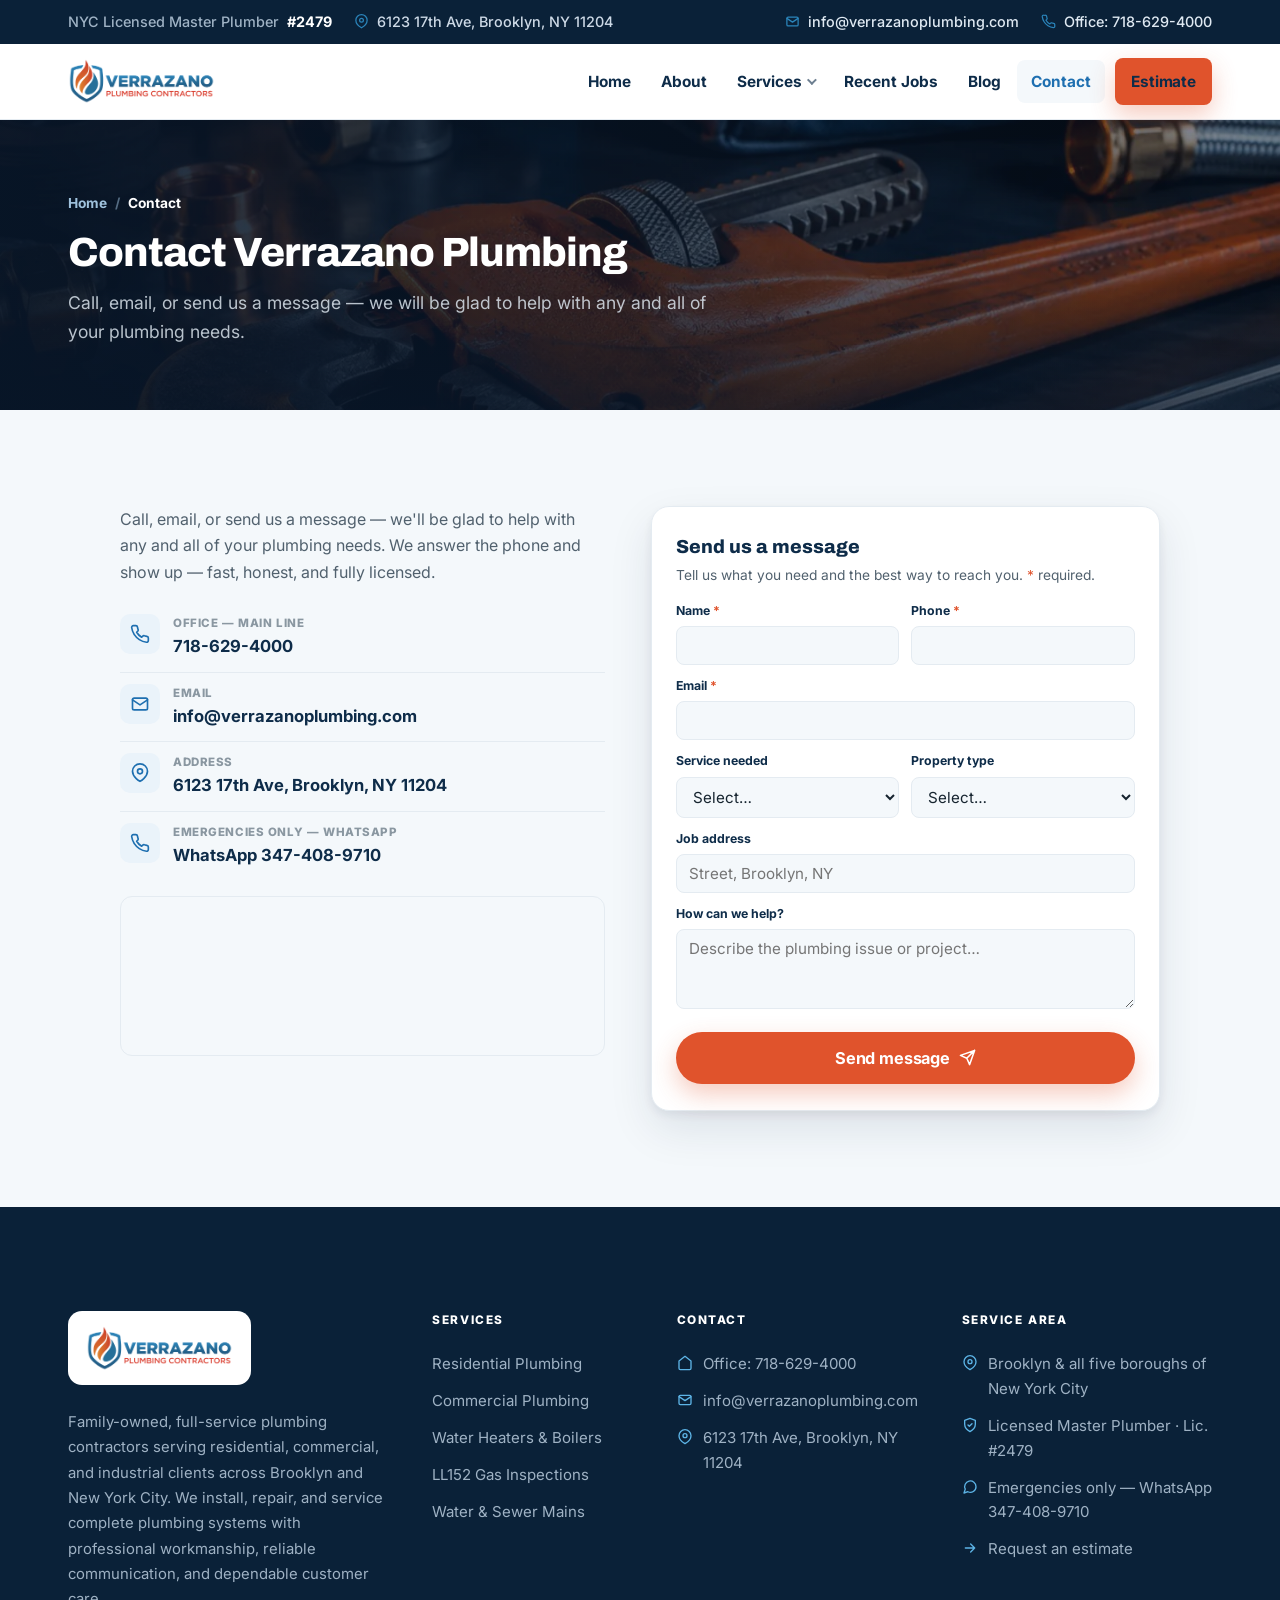
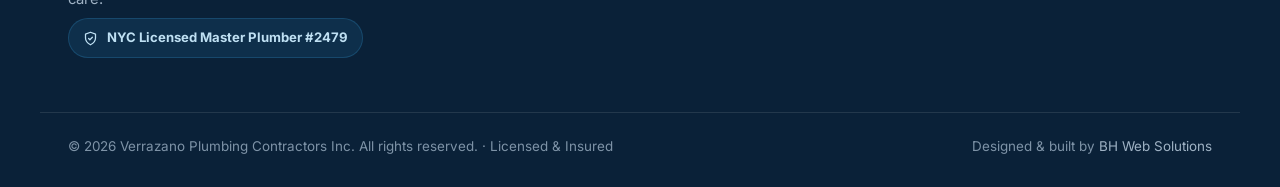
<file: contact.html>
<!DOCTYPE html>
<html lang="en">
<head>
<meta charset="UTF-8">
<meta name="viewport" content="width=device-width, initial-scale=1.0">
<title>Contact Us | Verrazano Plumbing Contractors Inc.</title>
<meta name="description" content="Contact Verrazano Plumbing Contractors in Brooklyn, NY. Call 718-629-4000 (office), or WhatsApp 347-408-9710 for emergencies, email info@verrazanoplumbing.com, or request an estimate.">
<meta name="theme-color" content="#0E2C49">
<link rel="icon" type="image/png" sizes="32x32" href="assets/favicon-32.png">
<link rel="icon" type="image/png" sizes="64x64" href="assets/favicon-64.png">
<link rel="apple-touch-icon" href="assets/favicon-180.png">
<link rel="preconnect" href="https://fonts.googleapis.com">
<link rel="preconnect" href="https://fonts.gstatic.com" crossorigin>
<link rel="stylesheet" href="https://fonts.googleapis.com/css2?family=Archivo:wght@500;600;700;800;900&family=Inter:wght@400;500;600;700&display=swap" media="print" onload="this.media='all'"><noscript><link rel="stylesheet" href="https://fonts.googleapis.com/css2?family=Archivo:wght@500;600;700;800;900&family=Inter:wght@400;500;600;700&display=swap"></noscript>
<link rel="stylesheet" href="assets/site.css">
</head>
<body>
<!-- TOP BAR -->
<div class="topbar">
  <div class="in">
    <div class="tb-left">
      <span class="tb-i lic">NYC Licensed Master Plumber <b>#2479</b></span>
      <span class="tb-i hideS"><svg width="15" height="15" viewBox="0 0 24 24" fill="none" stroke="currentColor" stroke-width="2" stroke-linecap="round" stroke-linejoin="round"><path d="M21 10c0 7-9 12-9 12s-9-5-9-12a9 9 0 0 1 18 0Z"/><circle cx="12" cy="10" r="3"/></svg>6123 17th Ave, Brooklyn, NY 11204</span>
    </div>
    <div class="tb-right">
      <a class="tb-i" href="mailto:info@verrazanoplumbing.com"><svg width="15" height="15" viewBox="0 0 24 24" fill="none" stroke="currentColor" stroke-width="2" stroke-linecap="round" stroke-linejoin="round"><rect x="3" y="5" width="18" height="14" rx="2"/><path d="m3 7 9 6 9-6"/></svg>info@verrazanoplumbing.com</a>
      <a class="tb-i" href="tel:7186294000"><svg width="15" height="15" viewBox="0 0 24 24" fill="none" stroke="currentColor" stroke-width="2" stroke-linecap="round" stroke-linejoin="round"><path d="M22 16.9v3a2 2 0 0 1-2.2 2 19.8 19.8 0 0 1-8.6-3.1 19.5 19.5 0 0 1-6-6A19.8 19.8 0 0 1 2 4.2 2 2 0 0 1 4 2h3a2 2 0 0 1 2 1.7c.1 1 .4 1.9.7 2.8a2 2 0 0 1-.4 2.1L8 9.9a16 16 0 0 0 6 6l1.3-1.3a2 2 0 0 1 2.1-.4c.9.3 1.8.6 2.8.7A2 2 0 0 1 22 16.9Z"/></svg>Office: 718-629-4000</a>
    </div>
  </div>
</div>

<!-- NAV -->
<nav class="nav" id="nav">
  <div class="in">
    <a href="index.html" class="brand" aria-label="Verrazano Plumbing Contractors home">
      <img src="assets/logo.png" alt="Verrazano Plumbing Contractors Inc.">
    </a>
    <ul class="nav__links">
      <li><a href="index.html">Home</a></li>
      <li><a href="about.html">About</a></li>
      <li class="has drop"><a href="services.html">Services</a>
        <div class="drop__menu">
          <a href="services.html#residential">Residential Plumbing</a>
          <a href="services.html#commercial">Commercial Plumbing</a>
          <a href="services.html#heating">Water Heaters &amp; Boilers</a>
          <a href="services.html#gas">Gas Piping &amp; LL152</a>
          <a href="services.html#mains">Water &amp; Sewer Mains</a>
        </div>
      </li>
      <li><a href="case-studies.html">Recent Jobs</a></li>
      <li><a href="blog.html">Blog</a></li>
      <li><a href="contact.html" aria-current="page">Contact</a></li>
      <li class="nav__cta"><a href="contact.html" class="btn btn--org btn--sm">Estimate</a></li>
    </ul>
    <button class="burger" id="burger" aria-label="Open menu" aria-expanded="false"><span></span><span></span><span></span></button>
  </div>
</nav>
<div class="mobile" id="mobile">
  <a href="index.html">Home</a>
  <a href="about.html">About</a>
  <a href="services.html">Services</a>
  <a href="case-studies.html">Recent Jobs</a>
  <a href="blog.html">Blog</a>
  <a href="contact.html">Contact</a>
  <a href="tel:7186294000" class="m-cta btn btn--org">Call 718-629-4000</a>
</div>
<section class="titlebar has-photo">
  <div class="tb-media" aria-hidden="true"><img src="assets/img/wrench.webp" alt="" loading="lazy"></div>
  <div class="tb-scrim" aria-hidden="true"></div>
  <div class="in">
    <div class="crumb"><a href="index.html">Home</a><span>/</span><b>Contact</b></div>
    <h1>Contact Verrazano Plumbing</h1>
    <p>Call, email, or send us a message — we will be glad to help with any and all of your plumbing needs.</p>
  </div>
</section>
<section class="sec hcontact" id="contact">
  <div class="in">
    <div class="hcontact__grid">
      <div class="hcontact__info rv">
        <p class="hcontact__lead">Call, email, or send us a message — we'll be glad to help with any and all of your plumbing needs. We answer the phone and show up — fast, honest, and fully licensed.</p>
        <div class="hc-line"><span class="hc-ic"><svg width="20" height="20" viewBox="0 0 24 24" fill="none" stroke="currentColor" stroke-width="2" stroke-linecap="round" stroke-linejoin="round"><path d="M22 16.9v3a2 2 0 0 1-2.2 2 19.8 19.8 0 0 1-8.6-3.1 19.5 19.5 0 0 1-6-6A19.8 19.8 0 0 1 2 4.2 2 2 0 0 1 4 2h3a2 2 0 0 1 2 1.7c.1 1 .4 1.9.7 2.8a2 2 0 0 1-.4 2.1L8 9.9a16 16 0 0 0 6 6l1.3-1.3a2 2 0 0 1 2.1-.4c.9.3 1.8.6 2.8.7A2 2 0 0 1 22 16.9Z"/></svg></span><div><div class="hc-k">Office — Main Line</div><div class="hc-v"><a href="tel:7186294000">718-629-4000</a></div></div></div>
        <div class="hc-line"><span class="hc-ic"><svg width="20" height="20" viewBox="0 0 24 24" fill="none" stroke="currentColor" stroke-width="2" stroke-linecap="round" stroke-linejoin="round"><rect x="3" y="5" width="18" height="14" rx="2"/><path d="m3 7 9 6 9-6"/></svg></span><div><div class="hc-k">Email</div><div class="hc-v"><a href="mailto:info@verrazanoplumbing.com">info@verrazanoplumbing.com</a></div></div></div>
        <div class="hc-line"><span class="hc-ic"><svg width="20" height="20" viewBox="0 0 24 24" fill="none" stroke="currentColor" stroke-width="2" stroke-linecap="round" stroke-linejoin="round"><path d="M21 10c0 7-9 12-9 12s-9-5-9-12a9 9 0 0 1 18 0Z"/><circle cx="12" cy="10" r="3"/></svg></span><div><div class="hc-k">Address</div><div class="hc-v">6123 17th Ave, Brooklyn, NY 11204</div></div></div>
        <div class="hc-line"><span class="hc-ic"><svg width="20" height="20" viewBox="0 0 24 24" fill="none" stroke="currentColor" stroke-width="2" stroke-linecap="round" stroke-linejoin="round"><path d="M22 16.9v3a2 2 0 0 1-2.2 2 19.8 19.8 0 0 1-8.6-3.1 19.5 19.5 0 0 1-6-6A19.8 19.8 0 0 1 2 4.2 2 2 0 0 1 4 2h3a2 2 0 0 1 2 1.7c.1 1 .4 1.9.7 2.8a2 2 0 0 1-.4 2.1L8 9.9a16 16 0 0 0 6 6l1.3-1.3a2 2 0 0 1 2.1-.4c.9.3 1.8.6 2.8.7A2 2 0 0 1 22 16.9Z"/></svg></span><div><div class="hc-k">Emergencies only — WhatsApp</div><div class="hc-v"><a href="https://wa.me/13474089710?text=Hi%20Verrazano%20Plumbing%2C%20I%20have%20a%20plumbing%20emergency." target="_blank" rel="noopener">WhatsApp 347-408-9710</a></div></div></div>
        <div class="hc-map">
          <iframe loading="lazy" title="Verrazano Plumbing location" src="https://maps.google.com/maps?q=6123%2017th%20Ave%2C%20Brooklyn%2C%20NY%2011204&z=15&output=embed"></iframe>
        </div>
      </div>

      <div class="hcontact__form rv rd1">
        <h3 class="hcontact__formtitle">Send us a message</h3>
        <p class="sml">Tell us what you need and the best way to reach you. <span class="req">*</span> required.</p>
        <form id="lead" novalidate>
          <div class="fg row2">
            <div><label for="f-name">Name <span class="req">*</span></label><input id="f-name" type="text" autocomplete="name" required></div>
            <div><label for="f-phone">Phone <span class="req">*</span></label><input id="f-phone" type="tel" autocomplete="tel" required></div>
          </div>
          <div class="fg"><label for="f-email">Email <span class="req">*</span></label><input id="f-email" type="email" autocomplete="email" required></div>
          <div class="fg row2">
            <div><label for="f-service">Service needed</label>
              <select id="f-service">
                <option value="">Select…</option>
                <option>Residential plumbing</option>
                <option>Commercial plumbing</option>
                <option>Water heater / heating</option>
                <option>Gas piping / LL152 inspection</option>
                <option>Emergency service</option>
                <option>Other</option>
              </select>
            </div>
            <div><label for="f-prop">Property type</label>
              <select id="f-prop"><option value="">Select…</option><option>Home / apartment</option><option>Commercial / building</option></select>
            </div>
          </div>
          <div class="fg"><label for="f-addr">Job address</label><input id="f-addr" type="text" autocomplete="street-address" placeholder="Street, Brooklyn, NY"></div>
          <div class="fg"><label for="f-msg">How can we help?</label><textarea id="f-msg" placeholder="Describe the plumbing issue or project…"></textarea></div>
          <input type="text" id="company" class="hp" tabindex="-1" autocomplete="off" aria-hidden="true">
          <button type="submit" class="btn btn--org" id="cSubmit">Send message
            <svg width="17" height="17" viewBox="0 0 24 24" fill="none" stroke="currentColor" stroke-width="2.2" stroke-linecap="round" stroke-linejoin="round"><path d="M22 2 11 13M22 2l-7 20-4-9-9-4 20-7Z"/></svg></button>
          <div class="cstatus" id="cStatus"></div>
        </form>
        <div class="csuccess" id="cSuccess">
          <div class="ic"><svg width="32" height="32" viewBox="0 0 24 24" fill="none" stroke="currentColor" stroke-width="2.4" stroke-linecap="round" stroke-linejoin="round"><path d="M20 6 9 17l-5-5"/></svg></div>
          <h3>Thanks — we've got it!</h3>
          <p>Your request has been sent — we'll get back to you as soon as possible, usually within hours. Need us now? Call <a href="tel:7186294000" style="color:var(--blue);font-weight:700">(718) 629-4000</a>.</p>
        </div>
      </div>
    </div>
  </div>
</section>
<!-- FOOTER -->
<footer class="foot foot--xl">
  <div class="in foot__grid">
    <div>
      <span class="foot__logo"><img src="assets/logo.png" alt="Verrazano Plumbing Contractors Inc."></span>
      <p class="foot__about">Family-owned, full-service plumbing contractors serving residential, commercial, and industrial clients across Brooklyn and New York City. We install, repair, and service complete plumbing systems with professional workmanship, reliable communication, and dependable customer care.</p>
      <div class="lic-badge"><svg width="15" height="15" viewBox="0 0 24 24" fill="none" stroke="currentColor" stroke-width="2" stroke-linecap="round" stroke-linejoin="round"><path d="M12 2 4 5v6c0 5 3.4 8.5 8 11 4.6-2.5 8-6 8-11V5l-8-3Z"/><path d="m9 12 2 2 4-4"/></svg> NYC Licensed Master Plumber #2479</div>
    </div>
    <div>
      <h5>Services</h5>
      <a class="fl" href="services.html#residential">Residential Plumbing</a>
      <a class="fl" href="services.html#commercial">Commercial Plumbing</a>
      <a class="fl" href="services.html#heating">Water Heaters &amp; Boilers</a>
      <a class="fl" href="services.html#gas">LL152 Gas Inspections</a>
      <a class="fl" href="services.html#mains">Water &amp; Sewer Mains</a>
    </div>
    <div>
      <h5>Contact</h5>
      <a class="fl" href="tel:7186294000"><svg width="16" height="16" viewBox="0 0 24 24" fill="none" stroke="currentColor" stroke-width="2" stroke-linecap="round" stroke-linejoin="round"><path d="M3 9l9-7 9 7v11a2 2 0 0 1-2 2H5a2 2 0 0 1-2-2z"/></svg>Office: 718-629-4000</a>
      <a class="fl" href="mailto:info@verrazanoplumbing.com"><svg width="16" height="16" viewBox="0 0 24 24" fill="none" stroke="currentColor" stroke-width="2" stroke-linecap="round" stroke-linejoin="round"><rect x="3" y="5" width="18" height="14" rx="2"/><path d="m3 7 9 6 9-6"/></svg>info@verrazanoplumbing.com</a>
      <span class="fl"><svg width="16" height="16" viewBox="0 0 24 24" fill="none" stroke="currentColor" stroke-width="2" stroke-linecap="round" stroke-linejoin="round"><path d="M21 10c0 7-9 12-9 12s-9-5-9-12a9 9 0 0 1 18 0Z"/><circle cx="12" cy="10" r="3"/></svg>6123 17th Ave, Brooklyn, NY 11204</span>
    </div>
    <div>
      <h5>Service Area</h5>
      <span class="fl"><svg width="16" height="16" viewBox="0 0 24 24" fill="none" stroke="currentColor" stroke-width="2" stroke-linecap="round" stroke-linejoin="round"><path d="M21 10c0 7-9 12-9 12s-9-5-9-12a9 9 0 0 1 18 0Z"/><circle cx="12" cy="10" r="3"/></svg>Brooklyn &amp; all five boroughs of New York City</span>
      <span class="fl"><svg width="16" height="16" viewBox="0 0 24 24" fill="none" stroke="currentColor" stroke-width="2" stroke-linecap="round" stroke-linejoin="round"><path d="M12 2 4 5v6c0 5 3.4 8.5 8 11 4.6-2.5 8-6 8-11V5l-8-3Z"/><path d="m9 12 2 2 4-4"/></svg>Licensed Master Plumber &middot; Lic. #2479</span>
      <a class="fl" href="https://wa.me/13474089710?text=Hi%20Verrazano%20Plumbing%2C%20I%20have%20a%20plumbing%20emergency." target="_blank" rel="noopener"><svg width="16" height="16" viewBox="0 0 24 24" fill="none" stroke="currentColor" stroke-width="2" stroke-linecap="round" stroke-linejoin="round"><path d="M21 11.5a8.4 8.4 0 0 1-12.1 7.6L3 21l1.9-5.8A8.5 8.5 0 1 1 21 11.5Z"/></svg>Emergencies only — WhatsApp 347-408-9710</a>
      <a class="fl" href="contact.html"><svg width="16" height="16" viewBox="0 0 24 24" fill="none" stroke="currentColor" stroke-width="2" stroke-linecap="round" stroke-linejoin="round"><path d="M5 12h14M13 6l6 6-6 6"/></svg>Request an estimate</a>
    </div>
  </div>
  <div class="foot__bottom">
    <span>© 2026 Verrazano Plumbing Contractors Inc. All rights reserved. · Licensed &amp; Insured</span>
    <span>Designed &amp; built by <a href="https://bhwebsolutions.com" target="_blank" rel="noopener">BH Web Solutions</a></span>
  </div>
</footer>

<button class="totop" id="totop" aria-label="Back to top"><svg width="18" height="18" viewBox="0 0 24 24" fill="none" stroke="currentColor" stroke-width="2.4" stroke-linecap="round" stroke-linejoin="round"><path d="M12 19V5M5 12l7-7 7 7"/></svg></button>

<script src="assets/site.js" defer></script>
</body>
</html>
</file>
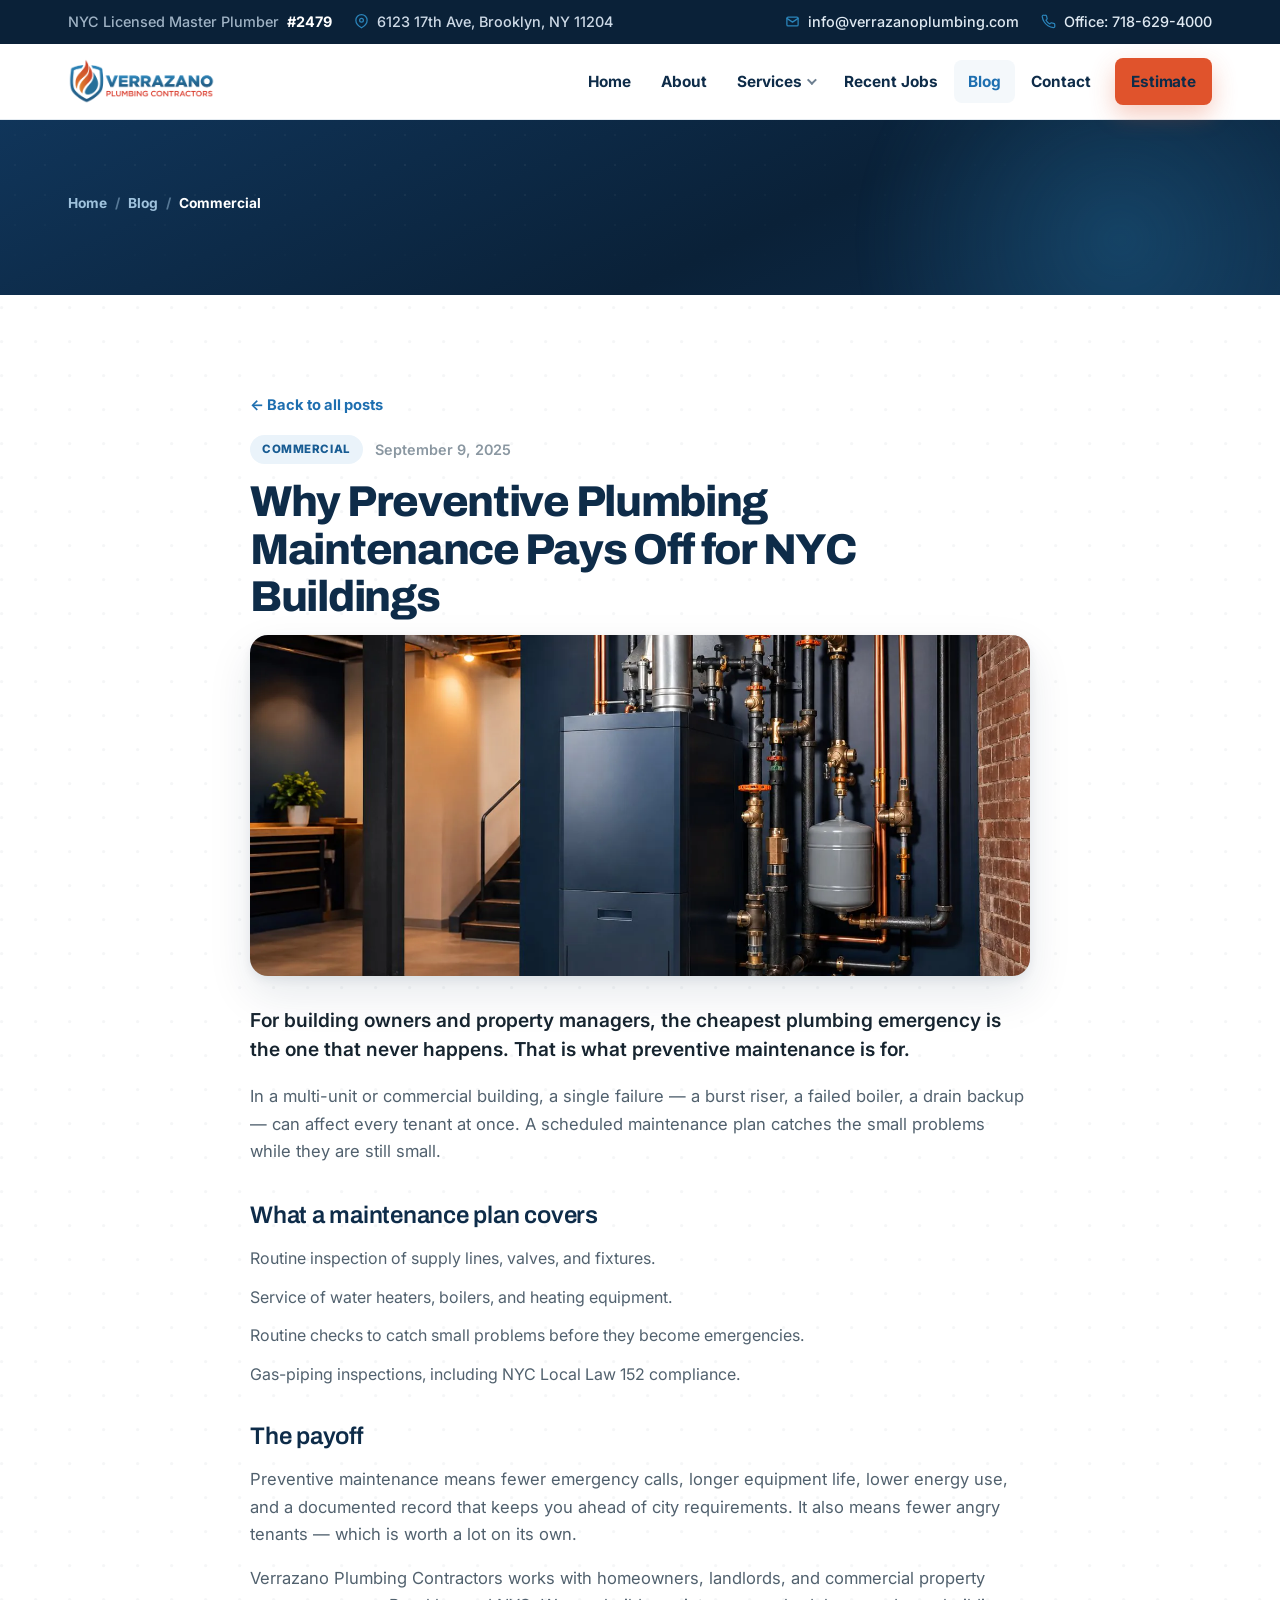
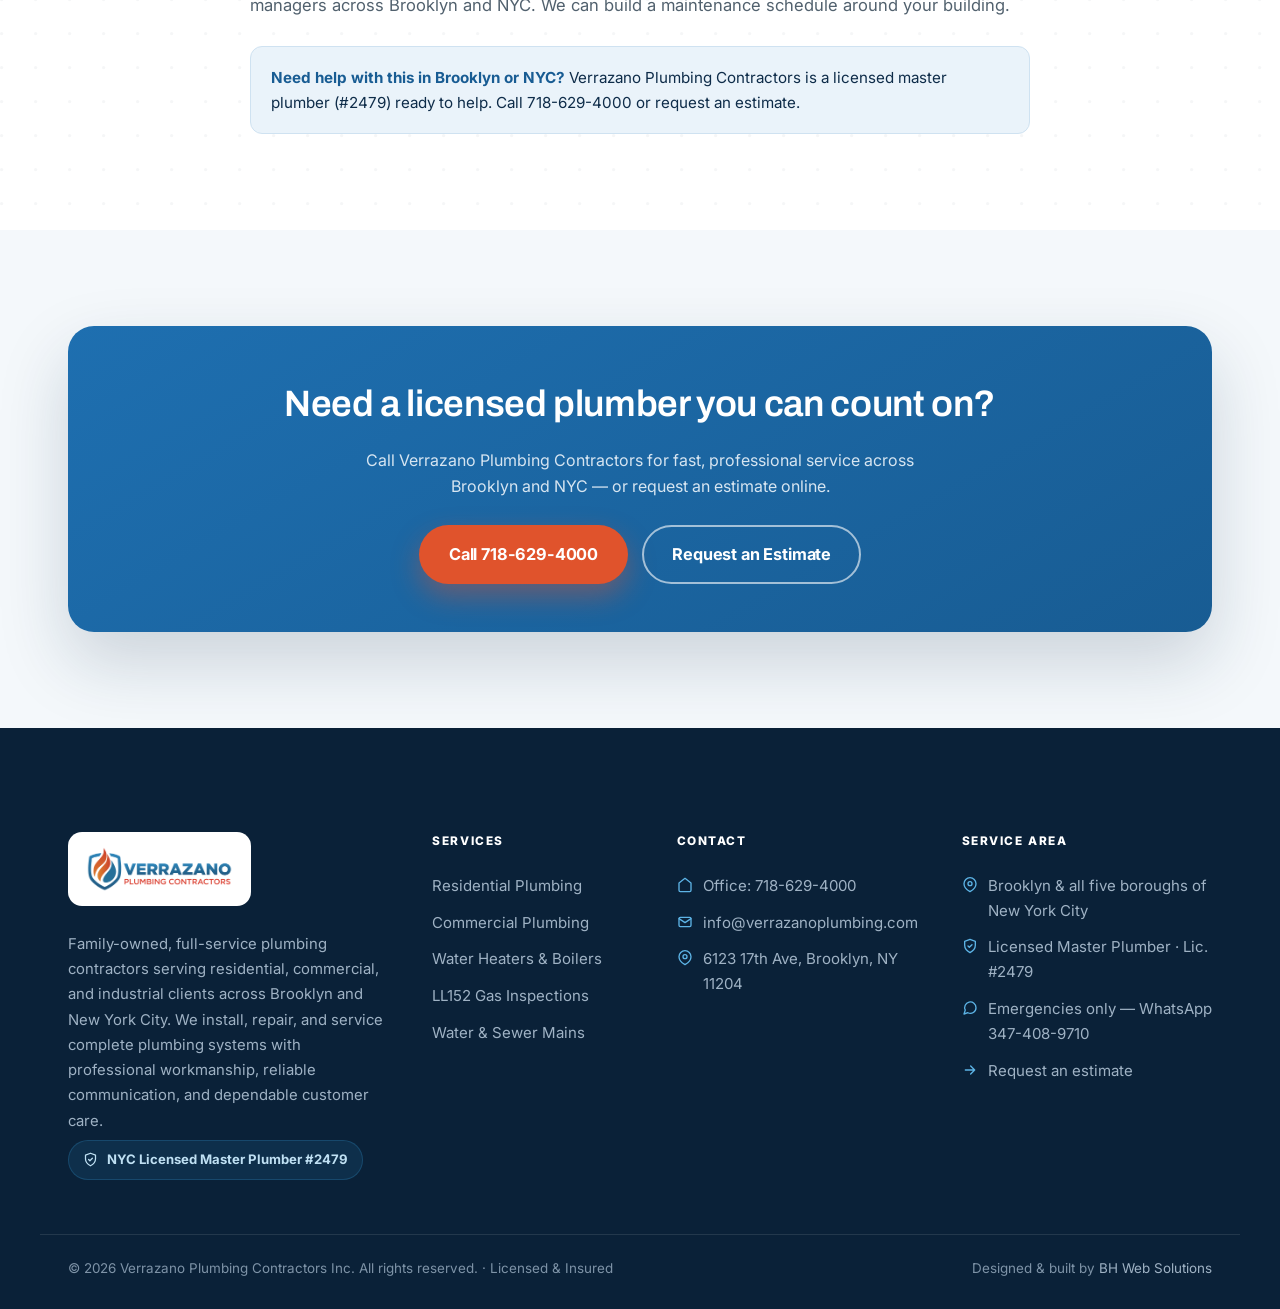
<file: post-building-maintenance.html>
<!DOCTYPE html>
<html lang="en">
<head>
<meta charset="UTF-8">
<meta name="viewport" content="width=device-width, initial-scale=1.0">
<title>Why Preventive Plumbing Maintenance Pays Off for NYC Buildings | Verrazano Plumbing Contractors</title>
<meta name="description" content="A preventive-maintenance plan saves building owners money and avoids emergency headaches.">
<meta name="theme-color" content="#0E2C49">
<link rel="icon" type="image/png" sizes="32x32" href="assets/favicon-32.png">
<link rel="icon" type="image/png" sizes="64x64" href="assets/favicon-64.png">
<link rel="apple-touch-icon" href="assets/favicon-180.png">
<link rel="preconnect" href="https://fonts.googleapis.com">
<link rel="preconnect" href="https://fonts.gstatic.com" crossorigin>
<link rel="stylesheet" href="https://fonts.googleapis.com/css2?family=Archivo:wght@500;600;700;800;900&family=Inter:wght@400;500;600;700&display=swap" media="print" onload="this.media='all'"><noscript><link rel="stylesheet" href="https://fonts.googleapis.com/css2?family=Archivo:wght@500;600;700;800;900&family=Inter:wght@400;500;600;700&display=swap"></noscript>
<link rel="stylesheet" href="assets/site.css">
</head>
<body>
<!-- TOP BAR -->
<div class="topbar">
  <div class="in">
    <div class="tb-left">
      <span class="tb-i lic">NYC Licensed Master Plumber <b>#2479</b></span>
      <span class="tb-i hideS"><svg width="15" height="15" viewBox="0 0 24 24" fill="none" stroke="currentColor" stroke-width="2" stroke-linecap="round" stroke-linejoin="round"><path d="M21 10c0 7-9 12-9 12s-9-5-9-12a9 9 0 0 1 18 0Z"/><circle cx="12" cy="10" r="3"/></svg>6123 17th Ave, Brooklyn, NY 11204</span>
    </div>
    <div class="tb-right">
      <a class="tb-i" href="mailto:info@verrazanoplumbing.com"><svg width="15" height="15" viewBox="0 0 24 24" fill="none" stroke="currentColor" stroke-width="2" stroke-linecap="round" stroke-linejoin="round"><rect x="3" y="5" width="18" height="14" rx="2"/><path d="m3 7 9 6 9-6"/></svg>info@verrazanoplumbing.com</a>
      <a class="tb-i" href="tel:7186294000"><svg width="15" height="15" viewBox="0 0 24 24" fill="none" stroke="currentColor" stroke-width="2" stroke-linecap="round" stroke-linejoin="round"><path d="M22 16.9v3a2 2 0 0 1-2.2 2 19.8 19.8 0 0 1-8.6-3.1 19.5 19.5 0 0 1-6-6A19.8 19.8 0 0 1 2 4.2 2 2 0 0 1 4 2h3a2 2 0 0 1 2 1.7c.1 1 .4 1.9.7 2.8a2 2 0 0 1-.4 2.1L8 9.9a16 16 0 0 0 6 6l1.3-1.3a2 2 0 0 1 2.1-.4c.9.3 1.8.6 2.8.7A2 2 0 0 1 22 16.9Z"/></svg>Office: 718-629-4000</a>
    </div>
  </div>
</div>

<!-- NAV -->
<nav class="nav" id="nav">
  <div class="in">
    <a href="index.html" class="brand" aria-label="Verrazano Plumbing Contractors home">
      <img src="assets/logo.png" alt="Verrazano Plumbing Contractors Inc.">
    </a>
    <ul class="nav__links">
      <li><a href="index.html">Home</a></li>
      <li><a href="about.html">About</a></li>
      <li class="has drop"><a href="services.html">Services</a>
        <div class="drop__menu">
          <a href="services.html#residential">Residential Plumbing</a>
          <a href="services.html#commercial">Commercial Plumbing</a>
          <a href="services.html#heating">Water Heaters &amp; Boilers</a>
          <a href="services.html#gas">Gas Piping &amp; LL152</a>
          <a href="services.html#mains">Water &amp; Sewer Mains</a>
        </div>
      </li>
      <li><a href="case-studies.html">Recent Jobs</a></li>
      <li><a href="blog.html" aria-current="page">Blog</a></li>
      <li><a href="contact.html">Contact</a></li>
      <li class="nav__cta"><a href="contact.html" class="btn btn--org btn--sm">Estimate</a></li>
    </ul>
    <button class="burger" id="burger" aria-label="Open menu" aria-expanded="false"><span></span><span></span><span></span></button>
  </div>
</nav>
<div class="mobile" id="mobile">
  <a href="index.html">Home</a>
  <a href="about.html">About</a>
  <a href="services.html">Services</a>
  <a href="case-studies.html">Recent Jobs</a>
  <a href="blog.html">Blog</a>
  <a href="contact.html">Contact</a>
  <a href="tel:7186294000" class="m-cta btn btn--org">Call 718-629-4000</a>
</div>
<section class="titlebar"><div class="in">
  <div class="crumb"><a href="index.html">Home</a><span>/</span><a href="blog.html">Blog</a><span>/</span><b>Commercial</b></div>
</div></section>
<section class="sec"><div class="in">
  <article class="post">
    <a class="backlink" href="blog.html">&larr; Back to all posts</a>
    <div class="meta"><span class="tag">Commercial</span><span class="date">September 9, 2025</span></div>
    <h1>Why Preventive Plumbing Maintenance Pays Off for NYC Buildings</h1>
    <div class="post-hero"><img src="assets/img/basement.webp" alt="Plumbing Maintenance for NYC Buildings"></div>
    <p class="lead">For building owners and property managers, the cheapest plumbing emergency is the one that never happens. That is what preventive maintenance is for.</p>
    <div class="prose"><p>In a multi-unit or commercial building, a single failure — a burst riser, a failed boiler, a drain backup — can affect every tenant at once. A scheduled maintenance plan catches the small problems while they are still small.</p>
<h3>What a maintenance plan covers</h3>
<ul>
<li><span>Routine inspection of supply lines, valves, and fixtures.</span></li>
<li><span>Service of water heaters, boilers, and heating equipment.</span></li>
<li><span>Routine checks to catch small problems before they become emergencies.</span></li>
<li><span>Gas-piping inspections, including NYC Local Law 152 compliance.</span></li>
</ul>
<h3>The payoff</h3>
<p>Preventive maintenance means fewer emergency calls, longer equipment life, lower energy use, and a documented record that keeps you ahead of city requirements. It also means fewer angry tenants — which is worth a lot on its own.</p>
<p>Verrazano Plumbing Contractors works with homeowners, landlords, and commercial property managers across Brooklyn and NYC. We can build a maintenance schedule around your building.</p></div>
    <div class="post-note"><b>Need help with this in Brooklyn or NYC?</b> Verrazano Plumbing Contractors is a licensed master plumber (#2479) ready to help. Call <a href="tel:7186294000">718-629-4000</a> or <a href="contact.html">request an estimate</a>.</div>
  </article>
</div></section>
<section class="sec band">
  <div class="in"><div class="cta-band">
    <h2>Need a licensed plumber you can count on?</h2>
    <p>Call Verrazano Plumbing Contractors for fast, professional service across Brooklyn and NYC — or request an estimate online.</p>
    <div style="display:flex;gap:14px;justify-content:center;flex-wrap:wrap">
      <a href="tel:7186294000" class="btn btn--org">Call 718-629-4000</a>
      <a href="contact.html" class="btn btn--ghost" style="border-color:rgba(255,255,255,.6)">Request an Estimate</a>
    </div>
  </div></div>
</section>
<!-- FOOTER -->
<footer class="foot foot--xl">
  <div class="in foot__grid">
    <div>
      <span class="foot__logo"><img src="assets/logo.png" alt="Verrazano Plumbing Contractors Inc."></span>
      <p class="foot__about">Family-owned, full-service plumbing contractors serving residential, commercial, and industrial clients across Brooklyn and New York City. We install, repair, and service complete plumbing systems with professional workmanship, reliable communication, and dependable customer care.</p>
      <div class="lic-badge"><svg width="15" height="15" viewBox="0 0 24 24" fill="none" stroke="currentColor" stroke-width="2" stroke-linecap="round" stroke-linejoin="round"><path d="M12 2 4 5v6c0 5 3.4 8.5 8 11 4.6-2.5 8-6 8-11V5l-8-3Z"/><path d="m9 12 2 2 4-4"/></svg> NYC Licensed Master Plumber #2479</div>
    </div>
    <div>
      <h5>Services</h5>
      <a class="fl" href="services.html#residential">Residential Plumbing</a>
      <a class="fl" href="services.html#commercial">Commercial Plumbing</a>
      <a class="fl" href="services.html#heating">Water Heaters &amp; Boilers</a>
      <a class="fl" href="services.html#gas">LL152 Gas Inspections</a>
      <a class="fl" href="services.html#mains">Water &amp; Sewer Mains</a>
    </div>
    <div>
      <h5>Contact</h5>
      <a class="fl" href="tel:7186294000"><svg width="16" height="16" viewBox="0 0 24 24" fill="none" stroke="currentColor" stroke-width="2" stroke-linecap="round" stroke-linejoin="round"><path d="M3 9l9-7 9 7v11a2 2 0 0 1-2 2H5a2 2 0 0 1-2-2z"/></svg>Office: 718-629-4000</a>
      <a class="fl" href="mailto:info@verrazanoplumbing.com"><svg width="16" height="16" viewBox="0 0 24 24" fill="none" stroke="currentColor" stroke-width="2" stroke-linecap="round" stroke-linejoin="round"><rect x="3" y="5" width="18" height="14" rx="2"/><path d="m3 7 9 6 9-6"/></svg>info@verrazanoplumbing.com</a>
      <span class="fl"><svg width="16" height="16" viewBox="0 0 24 24" fill="none" stroke="currentColor" stroke-width="2" stroke-linecap="round" stroke-linejoin="round"><path d="M21 10c0 7-9 12-9 12s-9-5-9-12a9 9 0 0 1 18 0Z"/><circle cx="12" cy="10" r="3"/></svg>6123 17th Ave, Brooklyn, NY 11204</span>
    </div>
    <div>
      <h5>Service Area</h5>
      <span class="fl"><svg width="16" height="16" viewBox="0 0 24 24" fill="none" stroke="currentColor" stroke-width="2" stroke-linecap="round" stroke-linejoin="round"><path d="M21 10c0 7-9 12-9 12s-9-5-9-12a9 9 0 0 1 18 0Z"/><circle cx="12" cy="10" r="3"/></svg>Brooklyn &amp; all five boroughs of New York City</span>
      <span class="fl"><svg width="16" height="16" viewBox="0 0 24 24" fill="none" stroke="currentColor" stroke-width="2" stroke-linecap="round" stroke-linejoin="round"><path d="M12 2 4 5v6c0 5 3.4 8.5 8 11 4.6-2.5 8-6 8-11V5l-8-3Z"/><path d="m9 12 2 2 4-4"/></svg>Licensed Master Plumber &middot; Lic. #2479</span>
      <a class="fl" href="https://wa.me/13474089710?text=Hi%20Verrazano%20Plumbing%2C%20I%20have%20a%20plumbing%20emergency." target="_blank" rel="noopener"><svg width="16" height="16" viewBox="0 0 24 24" fill="none" stroke="currentColor" stroke-width="2" stroke-linecap="round" stroke-linejoin="round"><path d="M21 11.5a8.4 8.4 0 0 1-12.1 7.6L3 21l1.9-5.8A8.5 8.5 0 1 1 21 11.5Z"/></svg>Emergencies only — WhatsApp 347-408-9710</a>
      <a class="fl" href="contact.html"><svg width="16" height="16" viewBox="0 0 24 24" fill="none" stroke="currentColor" stroke-width="2" stroke-linecap="round" stroke-linejoin="round"><path d="M5 12h14M13 6l6 6-6 6"/></svg>Request an estimate</a>
    </div>
  </div>
  <div class="foot__bottom">
    <span>© 2026 Verrazano Plumbing Contractors Inc. All rights reserved. · Licensed &amp; Insured</span>
    <span>Designed &amp; built by <a href="https://bhwebsolutions.com" target="_blank" rel="noopener">BH Web Solutions</a></span>
  </div>
</footer>

<button class="totop" id="totop" aria-label="Back to top"><svg width="18" height="18" viewBox="0 0 24 24" fill="none" stroke="currentColor" stroke-width="2.4" stroke-linecap="round" stroke-linejoin="round"><path d="M12 19V5M5 12l7-7 7 7"/></svg></button>

<script src="assets/site.js" defer></script>
</body>
</html>
</file>
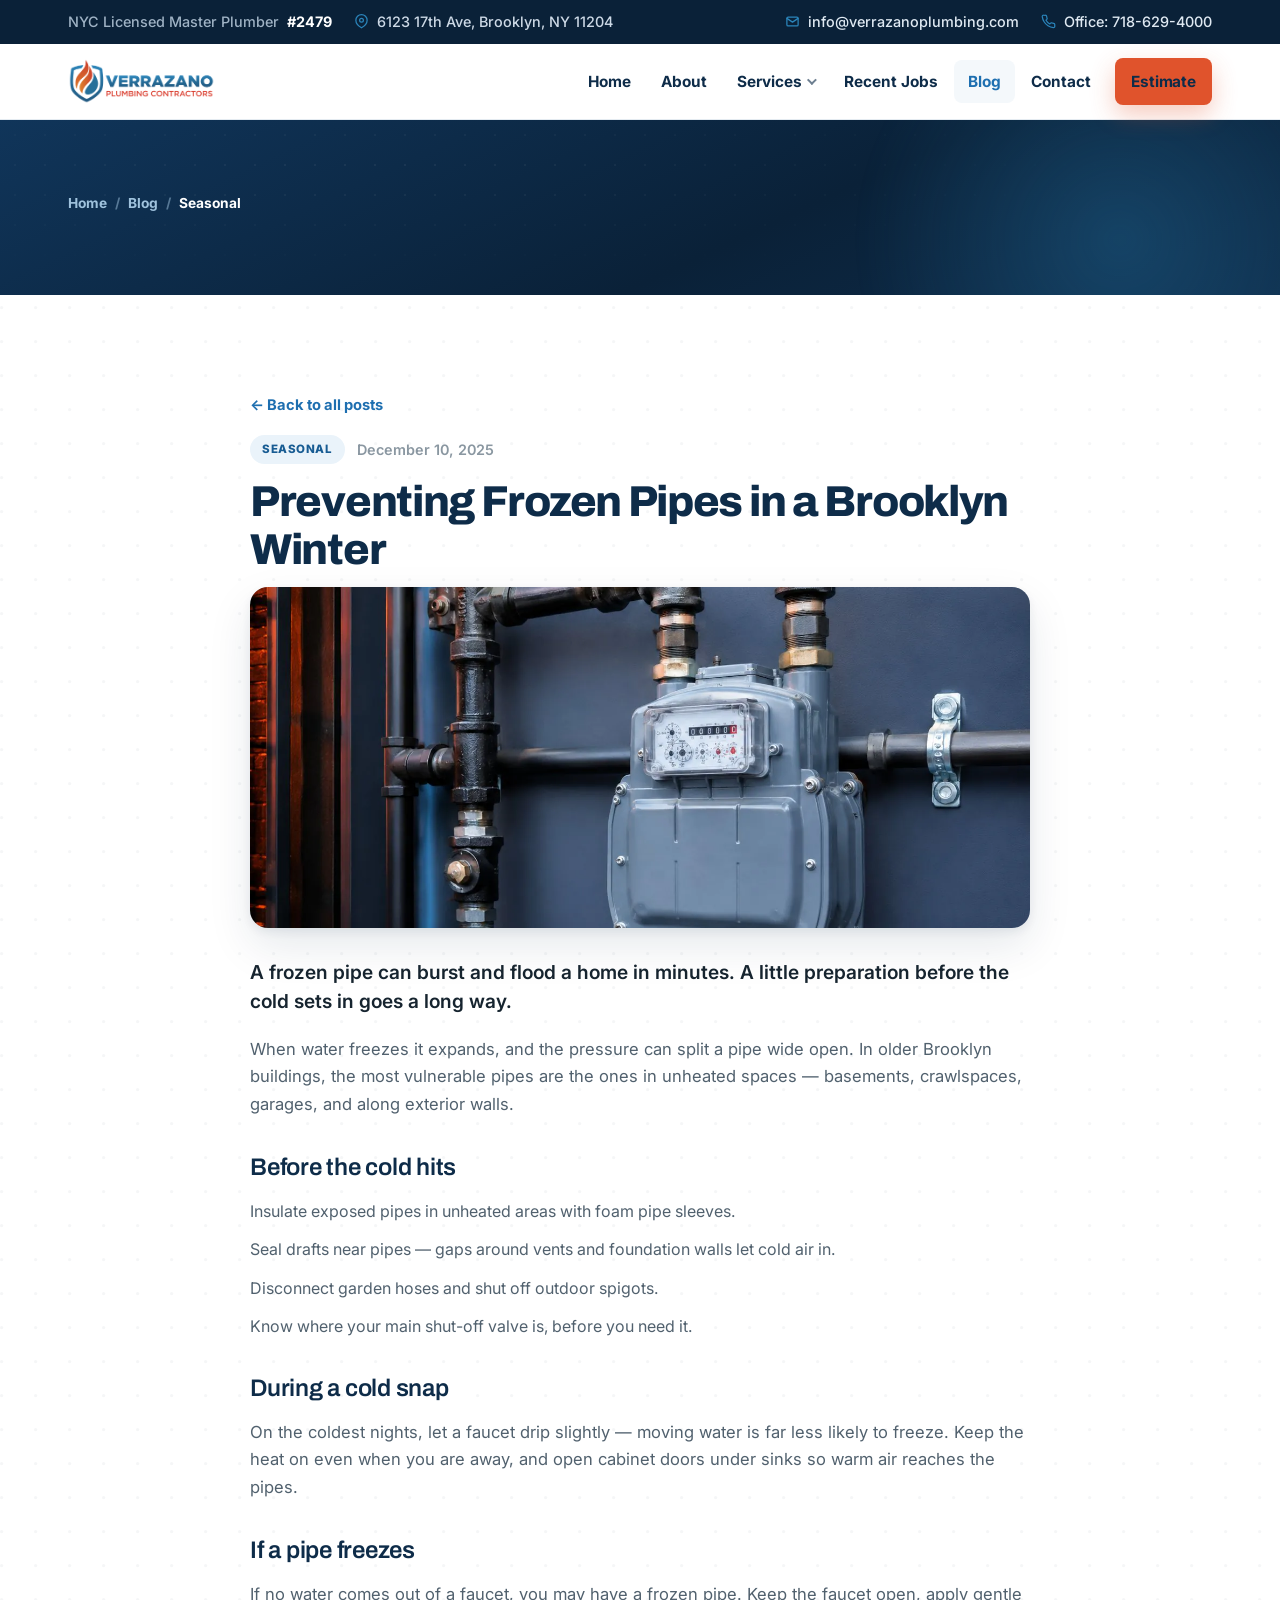
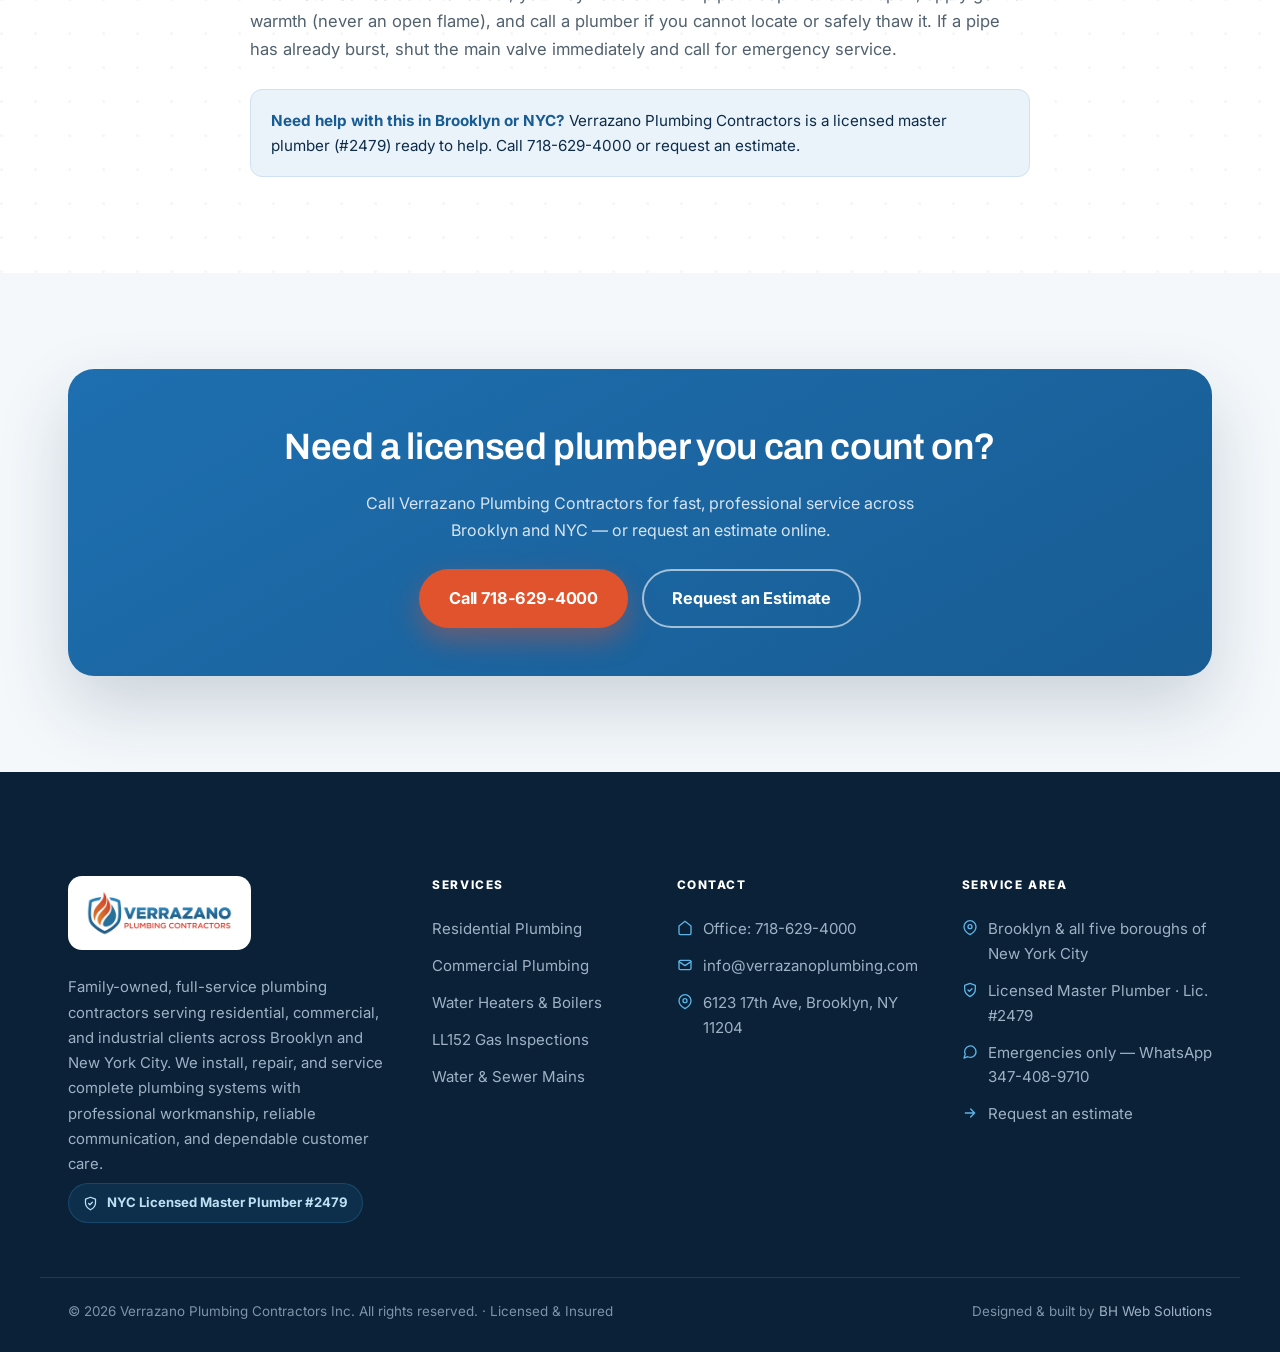
<file: post-frozen-pipes.html>
<!DOCTYPE html>
<html lang="en">
<head>
<meta charset="UTF-8">
<meta name="viewport" content="width=device-width, initial-scale=1.0">
<title>Preventing Frozen Pipes in a Brooklyn Winter | Verrazano Plumbing Contractors</title>
<meta name="description" content="Simple steps to protect your pipes when temperatures drop — and what to do if a pipe freezes.">
<meta name="theme-color" content="#0E2C49">
<link rel="icon" type="image/png" sizes="32x32" href="assets/favicon-32.png">
<link rel="icon" type="image/png" sizes="64x64" href="assets/favicon-64.png">
<link rel="apple-touch-icon" href="assets/favicon-180.png">
<link rel="preconnect" href="https://fonts.googleapis.com">
<link rel="preconnect" href="https://fonts.gstatic.com" crossorigin>
<link rel="stylesheet" href="https://fonts.googleapis.com/css2?family=Archivo:wght@500;600;700;800;900&family=Inter:wght@400;500;600;700&display=swap" media="print" onload="this.media='all'"><noscript><link rel="stylesheet" href="https://fonts.googleapis.com/css2?family=Archivo:wght@500;600;700;800;900&family=Inter:wght@400;500;600;700&display=swap"></noscript>
<link rel="stylesheet" href="assets/site.css">
</head>
<body>
<!-- TOP BAR -->
<div class="topbar">
  <div class="in">
    <div class="tb-left">
      <span class="tb-i lic">NYC Licensed Master Plumber <b>#2479</b></span>
      <span class="tb-i hideS"><svg width="15" height="15" viewBox="0 0 24 24" fill="none" stroke="currentColor" stroke-width="2" stroke-linecap="round" stroke-linejoin="round"><path d="M21 10c0 7-9 12-9 12s-9-5-9-12a9 9 0 0 1 18 0Z"/><circle cx="12" cy="10" r="3"/></svg>6123 17th Ave, Brooklyn, NY 11204</span>
    </div>
    <div class="tb-right">
      <a class="tb-i" href="mailto:info@verrazanoplumbing.com"><svg width="15" height="15" viewBox="0 0 24 24" fill="none" stroke="currentColor" stroke-width="2" stroke-linecap="round" stroke-linejoin="round"><rect x="3" y="5" width="18" height="14" rx="2"/><path d="m3 7 9 6 9-6"/></svg>info@verrazanoplumbing.com</a>
      <a class="tb-i" href="tel:7186294000"><svg width="15" height="15" viewBox="0 0 24 24" fill="none" stroke="currentColor" stroke-width="2" stroke-linecap="round" stroke-linejoin="round"><path d="M22 16.9v3a2 2 0 0 1-2.2 2 19.8 19.8 0 0 1-8.6-3.1 19.5 19.5 0 0 1-6-6A19.8 19.8 0 0 1 2 4.2 2 2 0 0 1 4 2h3a2 2 0 0 1 2 1.7c.1 1 .4 1.9.7 2.8a2 2 0 0 1-.4 2.1L8 9.9a16 16 0 0 0 6 6l1.3-1.3a2 2 0 0 1 2.1-.4c.9.3 1.8.6 2.8.7A2 2 0 0 1 22 16.9Z"/></svg>Office: 718-629-4000</a>
    </div>
  </div>
</div>

<!-- NAV -->
<nav class="nav" id="nav">
  <div class="in">
    <a href="index.html" class="brand" aria-label="Verrazano Plumbing Contractors home">
      <img src="assets/logo.png" alt="Verrazano Plumbing Contractors Inc.">
    </a>
    <ul class="nav__links">
      <li><a href="index.html">Home</a></li>
      <li><a href="about.html">About</a></li>
      <li class="has drop"><a href="services.html">Services</a>
        <div class="drop__menu">
          <a href="services.html#residential">Residential Plumbing</a>
          <a href="services.html#commercial">Commercial Plumbing</a>
          <a href="services.html#heating">Water Heaters &amp; Boilers</a>
          <a href="services.html#gas">Gas Piping &amp; LL152</a>
          <a href="services.html#mains">Water &amp; Sewer Mains</a>
        </div>
      </li>
      <li><a href="case-studies.html">Recent Jobs</a></li>
      <li><a href="blog.html" aria-current="page">Blog</a></li>
      <li><a href="contact.html">Contact</a></li>
      <li class="nav__cta"><a href="contact.html" class="btn btn--org btn--sm">Estimate</a></li>
    </ul>
    <button class="burger" id="burger" aria-label="Open menu" aria-expanded="false"><span></span><span></span><span></span></button>
  </div>
</nav>
<div class="mobile" id="mobile">
  <a href="index.html">Home</a>
  <a href="about.html">About</a>
  <a href="services.html">Services</a>
  <a href="case-studies.html">Recent Jobs</a>
  <a href="blog.html">Blog</a>
  <a href="contact.html">Contact</a>
  <a href="tel:7186294000" class="m-cta btn btn--org">Call 718-629-4000</a>
</div>
<section class="titlebar"><div class="in">
  <div class="crumb"><a href="index.html">Home</a><span>/</span><a href="blog.html">Blog</a><span>/</span><b>Seasonal</b></div>
</div></section>
<section class="sec"><div class="in">
  <article class="post">
    <a class="backlink" href="blog.html">&larr; Back to all posts</a>
    <div class="meta"><span class="tag">Seasonal</span><span class="date">December 10, 2025</span></div>
    <h1>Preventing Frozen Pipes in a Brooklyn Winter</h1>
    <div class="post-hero"><img src="assets/img/pipefittings.webp" alt="Preventing Frozen Pipes in a Brooklyn Winter"></div>
    <p class="lead">A frozen pipe can burst and flood a home in minutes. A little preparation before the cold sets in goes a long way.</p>
    <div class="prose"><p>When water freezes it expands, and the pressure can split a pipe wide open. In older Brooklyn buildings, the most vulnerable pipes are the ones in unheated spaces — basements, crawlspaces, garages, and along exterior walls.</p>
<h3>Before the cold hits</h3>
<ul>
<li><span>Insulate exposed pipes in unheated areas with foam pipe sleeves.</span></li>
<li><span>Seal drafts near pipes — gaps around vents and foundation walls let cold air in.</span></li>
<li><span>Disconnect garden hoses and shut off outdoor spigots.</span></li>
<li><span>Know where your main shut-off valve is, before you need it.</span></li>
</ul>
<h3>During a cold snap</h3>
<p>On the coldest nights, let a faucet drip slightly — moving water is far less likely to freeze. Keep the heat on even when you are away, and open cabinet doors under sinks so warm air reaches the pipes.</p>
<h3>If a pipe freezes</h3>
<p>If no water comes out of a faucet, you may have a frozen pipe. Keep the faucet open, apply gentle warmth (never an open flame), and call a plumber if you cannot locate or safely thaw it. If a pipe has already burst, shut the main valve immediately and call for emergency service.</p></div>
    <div class="post-note"><b>Need help with this in Brooklyn or NYC?</b> Verrazano Plumbing Contractors is a licensed master plumber (#2479) ready to help. Call <a href="tel:7186294000">718-629-4000</a> or <a href="contact.html">request an estimate</a>.</div>
  </article>
</div></section>
<section class="sec band">
  <div class="in"><div class="cta-band">
    <h2>Need a licensed plumber you can count on?</h2>
    <p>Call Verrazano Plumbing Contractors for fast, professional service across Brooklyn and NYC — or request an estimate online.</p>
    <div style="display:flex;gap:14px;justify-content:center;flex-wrap:wrap">
      <a href="tel:7186294000" class="btn btn--org">Call 718-629-4000</a>
      <a href="contact.html" class="btn btn--ghost" style="border-color:rgba(255,255,255,.6)">Request an Estimate</a>
    </div>
  </div></div>
</section>
<!-- FOOTER -->
<footer class="foot foot--xl">
  <div class="in foot__grid">
    <div>
      <span class="foot__logo"><img src="assets/logo.png" alt="Verrazano Plumbing Contractors Inc."></span>
      <p class="foot__about">Family-owned, full-service plumbing contractors serving residential, commercial, and industrial clients across Brooklyn and New York City. We install, repair, and service complete plumbing systems with professional workmanship, reliable communication, and dependable customer care.</p>
      <div class="lic-badge"><svg width="15" height="15" viewBox="0 0 24 24" fill="none" stroke="currentColor" stroke-width="2" stroke-linecap="round" stroke-linejoin="round"><path d="M12 2 4 5v6c0 5 3.4 8.5 8 11 4.6-2.5 8-6 8-11V5l-8-3Z"/><path d="m9 12 2 2 4-4"/></svg> NYC Licensed Master Plumber #2479</div>
    </div>
    <div>
      <h5>Services</h5>
      <a class="fl" href="services.html#residential">Residential Plumbing</a>
      <a class="fl" href="services.html#commercial">Commercial Plumbing</a>
      <a class="fl" href="services.html#heating">Water Heaters &amp; Boilers</a>
      <a class="fl" href="services.html#gas">LL152 Gas Inspections</a>
      <a class="fl" href="services.html#mains">Water &amp; Sewer Mains</a>
    </div>
    <div>
      <h5>Contact</h5>
      <a class="fl" href="tel:7186294000"><svg width="16" height="16" viewBox="0 0 24 24" fill="none" stroke="currentColor" stroke-width="2" stroke-linecap="round" stroke-linejoin="round"><path d="M3 9l9-7 9 7v11a2 2 0 0 1-2 2H5a2 2 0 0 1-2-2z"/></svg>Office: 718-629-4000</a>
      <a class="fl" href="mailto:info@verrazanoplumbing.com"><svg width="16" height="16" viewBox="0 0 24 24" fill="none" stroke="currentColor" stroke-width="2" stroke-linecap="round" stroke-linejoin="round"><rect x="3" y="5" width="18" height="14" rx="2"/><path d="m3 7 9 6 9-6"/></svg>info@verrazanoplumbing.com</a>
      <span class="fl"><svg width="16" height="16" viewBox="0 0 24 24" fill="none" stroke="currentColor" stroke-width="2" stroke-linecap="round" stroke-linejoin="round"><path d="M21 10c0 7-9 12-9 12s-9-5-9-12a9 9 0 0 1 18 0Z"/><circle cx="12" cy="10" r="3"/></svg>6123 17th Ave, Brooklyn, NY 11204</span>
    </div>
    <div>
      <h5>Service Area</h5>
      <span class="fl"><svg width="16" height="16" viewBox="0 0 24 24" fill="none" stroke="currentColor" stroke-width="2" stroke-linecap="round" stroke-linejoin="round"><path d="M21 10c0 7-9 12-9 12s-9-5-9-12a9 9 0 0 1 18 0Z"/><circle cx="12" cy="10" r="3"/></svg>Brooklyn &amp; all five boroughs of New York City</span>
      <span class="fl"><svg width="16" height="16" viewBox="0 0 24 24" fill="none" stroke="currentColor" stroke-width="2" stroke-linecap="round" stroke-linejoin="round"><path d="M12 2 4 5v6c0 5 3.4 8.5 8 11 4.6-2.5 8-6 8-11V5l-8-3Z"/><path d="m9 12 2 2 4-4"/></svg>Licensed Master Plumber &middot; Lic. #2479</span>
      <a class="fl" href="https://wa.me/13474089710?text=Hi%20Verrazano%20Plumbing%2C%20I%20have%20a%20plumbing%20emergency." target="_blank" rel="noopener"><svg width="16" height="16" viewBox="0 0 24 24" fill="none" stroke="currentColor" stroke-width="2" stroke-linecap="round" stroke-linejoin="round"><path d="M21 11.5a8.4 8.4 0 0 1-12.1 7.6L3 21l1.9-5.8A8.5 8.5 0 1 1 21 11.5Z"/></svg>Emergencies only — WhatsApp 347-408-9710</a>
      <a class="fl" href="contact.html"><svg width="16" height="16" viewBox="0 0 24 24" fill="none" stroke="currentColor" stroke-width="2" stroke-linecap="round" stroke-linejoin="round"><path d="M5 12h14M13 6l6 6-6 6"/></svg>Request an estimate</a>
    </div>
  </div>
  <div class="foot__bottom">
    <span>© 2026 Verrazano Plumbing Contractors Inc. All rights reserved. · Licensed &amp; Insured</span>
    <span>Designed &amp; built by <a href="https://bhwebsolutions.com" target="_blank" rel="noopener">BH Web Solutions</a></span>
  </div>
</footer>

<button class="totop" id="totop" aria-label="Back to top"><svg width="18" height="18" viewBox="0 0 24 24" fill="none" stroke="currentColor" stroke-width="2.4" stroke-linecap="round" stroke-linejoin="round"><path d="M12 19V5M5 12l7-7 7 7"/></svg></button>

<script src="assets/site.js" defer></script>
</body>
</html>
</file>
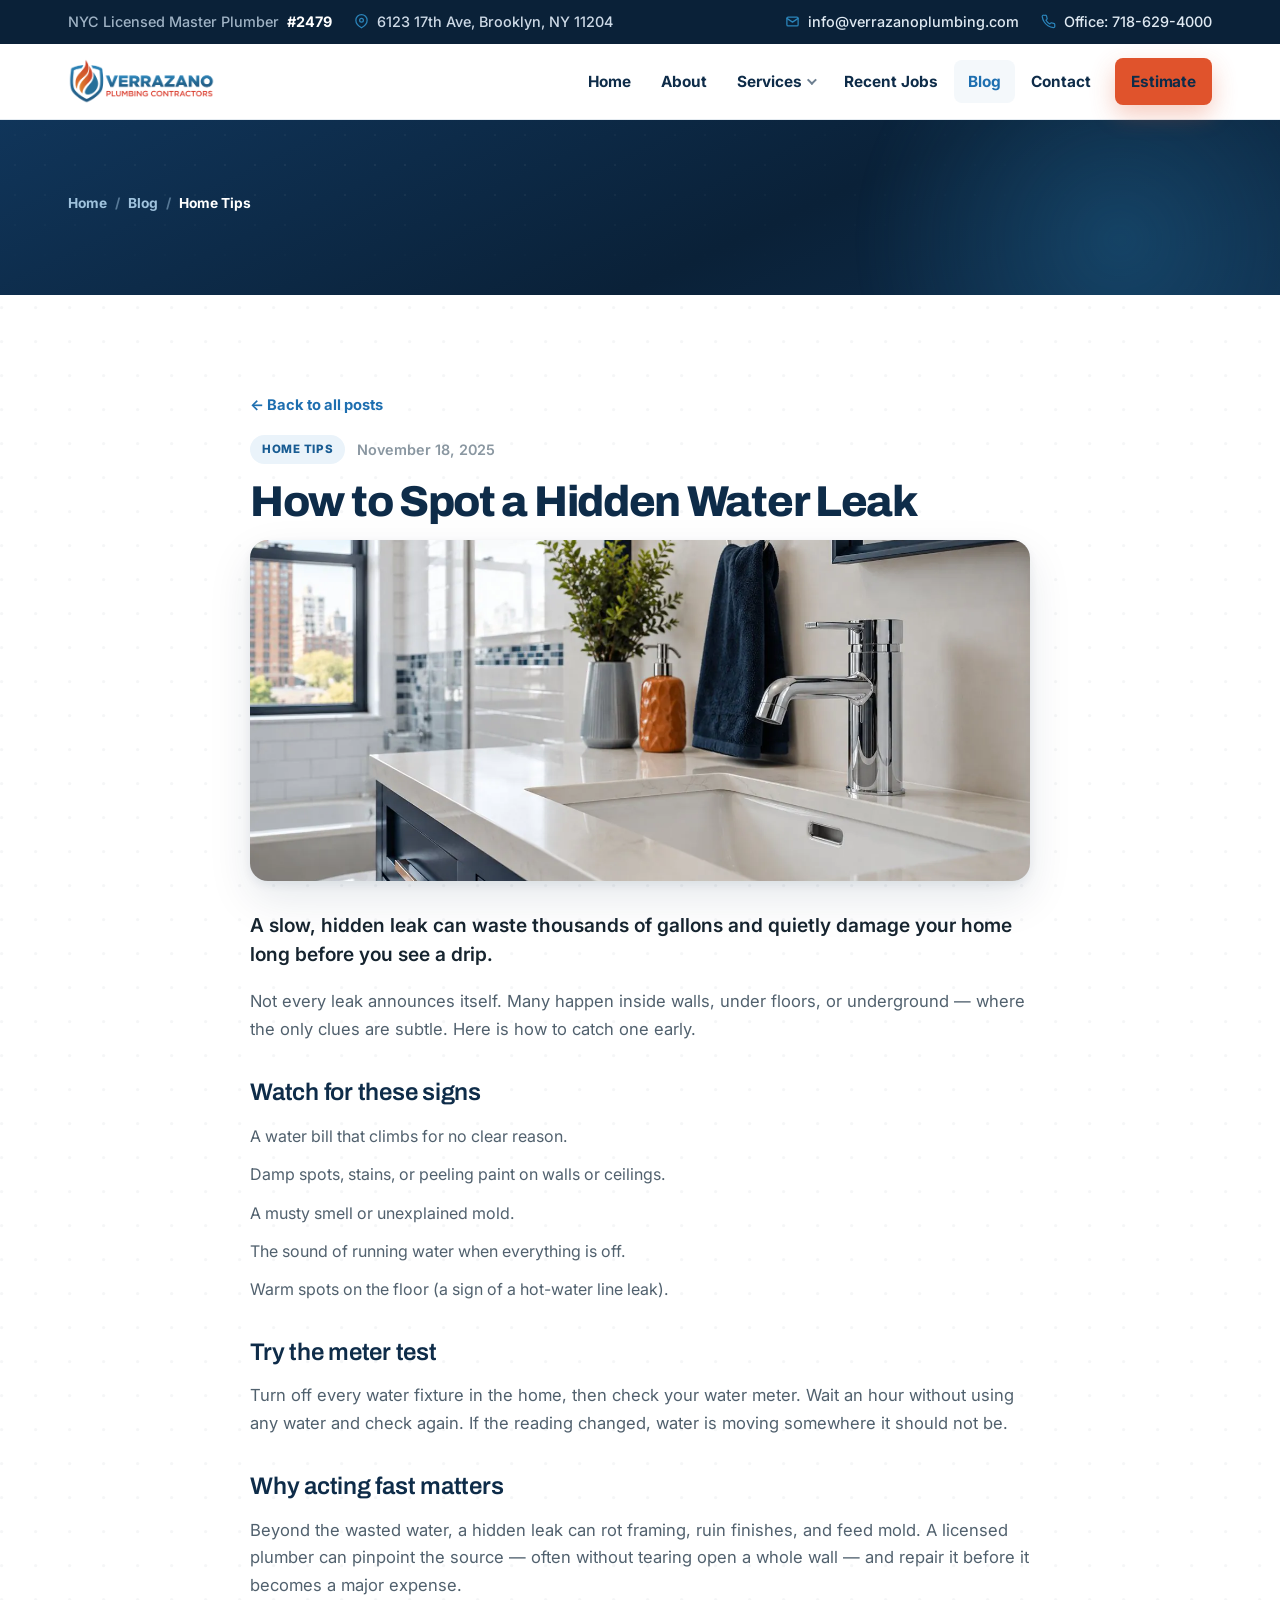
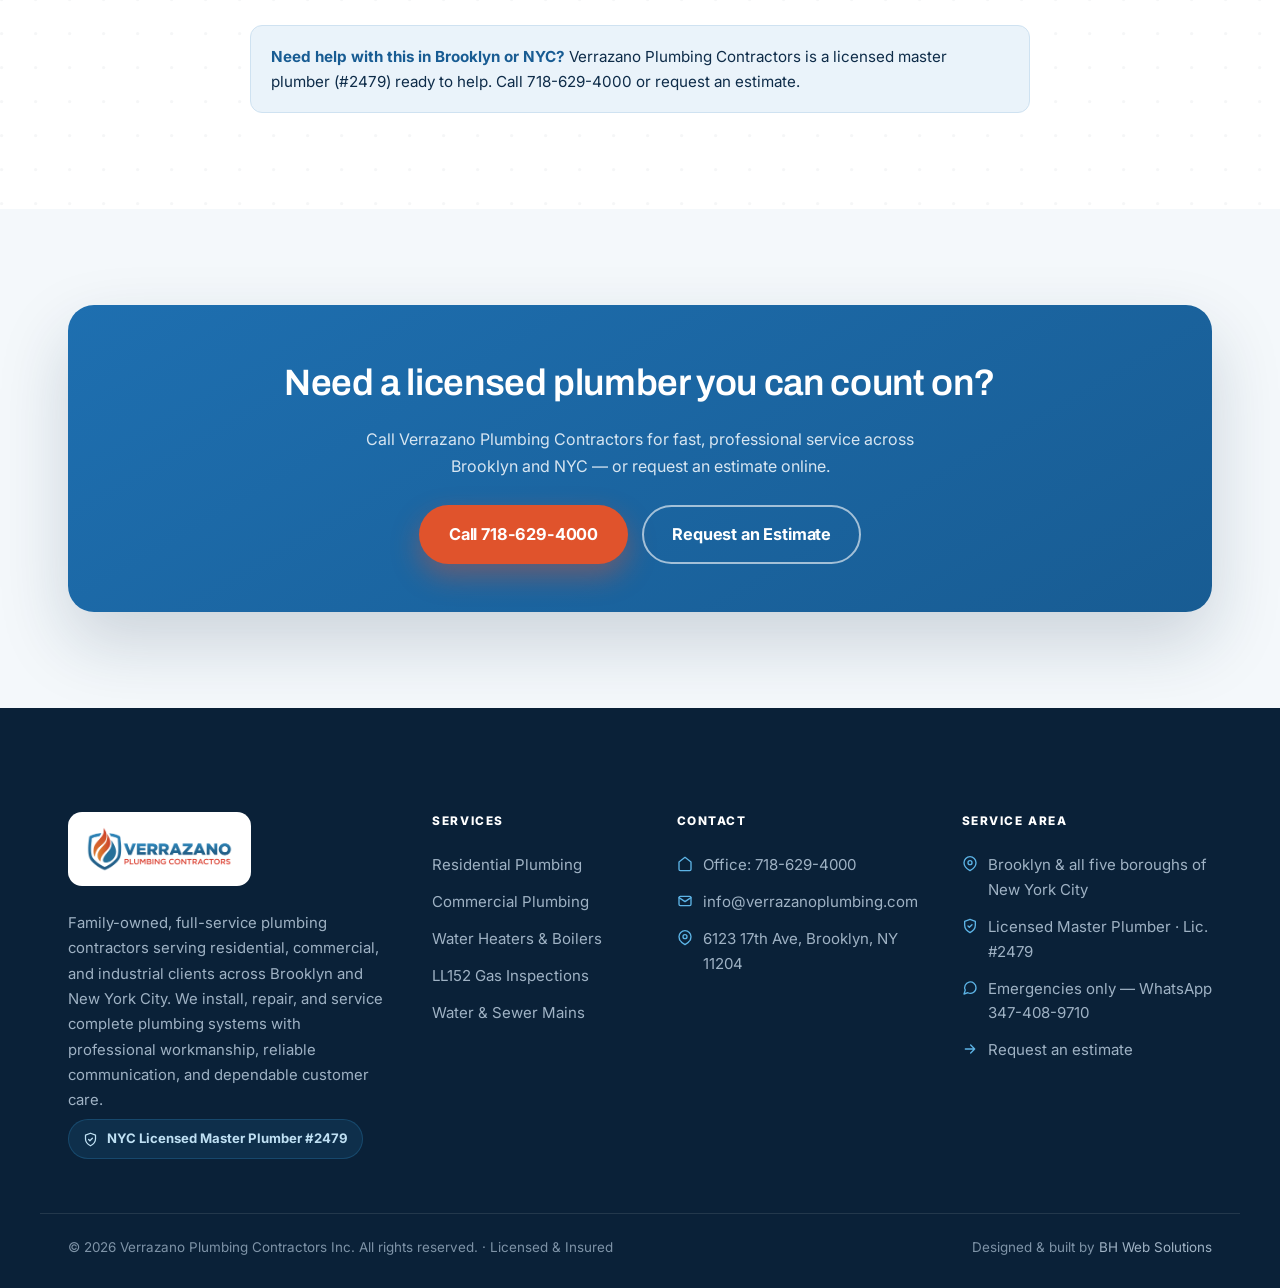
<file: post-hidden-leaks.html>
<!DOCTYPE html>
<html lang="en">
<head>
<meta charset="UTF-8">
<meta name="viewport" content="width=device-width, initial-scale=1.0">
<title>How to Spot a Hidden Water Leak | Verrazano Plumbing Contractors</title>
<meta name="description" content="Unexplained bills, damp spots, and the meter test — early signs of a leak before it does real damage.">
<meta name="theme-color" content="#0E2C49">
<link rel="icon" type="image/png" sizes="32x32" href="assets/favicon-32.png">
<link rel="icon" type="image/png" sizes="64x64" href="assets/favicon-64.png">
<link rel="apple-touch-icon" href="assets/favicon-180.png">
<link rel="preconnect" href="https://fonts.googleapis.com">
<link rel="preconnect" href="https://fonts.gstatic.com" crossorigin>
<link rel="stylesheet" href="https://fonts.googleapis.com/css2?family=Archivo:wght@500;600;700;800;900&family=Inter:wght@400;500;600;700&display=swap" media="print" onload="this.media='all'"><noscript><link rel="stylesheet" href="https://fonts.googleapis.com/css2?family=Archivo:wght@500;600;700;800;900&family=Inter:wght@400;500;600;700&display=swap"></noscript>
<link rel="stylesheet" href="assets/site.css">
</head>
<body>
<!-- TOP BAR -->
<div class="topbar">
  <div class="in">
    <div class="tb-left">
      <span class="tb-i lic">NYC Licensed Master Plumber <b>#2479</b></span>
      <span class="tb-i hideS"><svg width="15" height="15" viewBox="0 0 24 24" fill="none" stroke="currentColor" stroke-width="2" stroke-linecap="round" stroke-linejoin="round"><path d="M21 10c0 7-9 12-9 12s-9-5-9-12a9 9 0 0 1 18 0Z"/><circle cx="12" cy="10" r="3"/></svg>6123 17th Ave, Brooklyn, NY 11204</span>
    </div>
    <div class="tb-right">
      <a class="tb-i" href="mailto:info@verrazanoplumbing.com"><svg width="15" height="15" viewBox="0 0 24 24" fill="none" stroke="currentColor" stroke-width="2" stroke-linecap="round" stroke-linejoin="round"><rect x="3" y="5" width="18" height="14" rx="2"/><path d="m3 7 9 6 9-6"/></svg>info@verrazanoplumbing.com</a>
      <a class="tb-i" href="tel:7186294000"><svg width="15" height="15" viewBox="0 0 24 24" fill="none" stroke="currentColor" stroke-width="2" stroke-linecap="round" stroke-linejoin="round"><path d="M22 16.9v3a2 2 0 0 1-2.2 2 19.8 19.8 0 0 1-8.6-3.1 19.5 19.5 0 0 1-6-6A19.8 19.8 0 0 1 2 4.2 2 2 0 0 1 4 2h3a2 2 0 0 1 2 1.7c.1 1 .4 1.9.7 2.8a2 2 0 0 1-.4 2.1L8 9.9a16 16 0 0 0 6 6l1.3-1.3a2 2 0 0 1 2.1-.4c.9.3 1.8.6 2.8.7A2 2 0 0 1 22 16.9Z"/></svg>Office: 718-629-4000</a>
    </div>
  </div>
</div>

<!-- NAV -->
<nav class="nav" id="nav">
  <div class="in">
    <a href="index.html" class="brand" aria-label="Verrazano Plumbing Contractors home">
      <img src="assets/logo.png" alt="Verrazano Plumbing Contractors Inc.">
    </a>
    <ul class="nav__links">
      <li><a href="index.html">Home</a></li>
      <li><a href="about.html">About</a></li>
      <li class="has drop"><a href="services.html">Services</a>
        <div class="drop__menu">
          <a href="services.html#residential">Residential Plumbing</a>
          <a href="services.html#commercial">Commercial Plumbing</a>
          <a href="services.html#heating">Water Heaters &amp; Boilers</a>
          <a href="services.html#gas">Gas Piping &amp; LL152</a>
          <a href="services.html#mains">Water &amp; Sewer Mains</a>
        </div>
      </li>
      <li><a href="case-studies.html">Recent Jobs</a></li>
      <li><a href="blog.html" aria-current="page">Blog</a></li>
      <li><a href="contact.html">Contact</a></li>
      <li class="nav__cta"><a href="contact.html" class="btn btn--org btn--sm">Estimate</a></li>
    </ul>
    <button class="burger" id="burger" aria-label="Open menu" aria-expanded="false"><span></span><span></span><span></span></button>
  </div>
</nav>
<div class="mobile" id="mobile">
  <a href="index.html">Home</a>
  <a href="about.html">About</a>
  <a href="services.html">Services</a>
  <a href="case-studies.html">Recent Jobs</a>
  <a href="blog.html">Blog</a>
  <a href="contact.html">Contact</a>
  <a href="tel:7186294000" class="m-cta btn btn--org">Call 718-629-4000</a>
</div>
<section class="titlebar"><div class="in">
  <div class="crumb"><a href="index.html">Home</a><span>/</span><a href="blog.html">Blog</a><span>/</span><b>Home Tips</b></div>
</div></section>
<section class="sec"><div class="in">
  <article class="post">
    <a class="backlink" href="blog.html">&larr; Back to all posts</a>
    <div class="meta"><span class="tag">Home Tips</span><span class="date">November 18, 2025</span></div>
    <h1>How to Spot a Hidden Water Leak</h1>
    <div class="post-hero"><img src="assets/img/bathroom.webp" alt="How to Spot a Hidden Water Leak"></div>
    <p class="lead">A slow, hidden leak can waste thousands of gallons and quietly damage your home long before you see a drip.</p>
    <div class="prose"><p>Not every leak announces itself. Many happen inside walls, under floors, or underground — where the only clues are subtle. Here is how to catch one early.</p>
<h3>Watch for these signs</h3>
<ul>
<li><span>A water bill that climbs for no clear reason.</span></li>
<li><span>Damp spots, stains, or peeling paint on walls or ceilings.</span></li>
<li><span>A musty smell or unexplained mold.</span></li>
<li><span>The sound of running water when everything is off.</span></li>
<li><span>Warm spots on the floor (a sign of a hot-water line leak).</span></li>
</ul>
<h3>Try the meter test</h3>
<p>Turn off every water fixture in the home, then check your water meter. Wait an hour without using any water and check again. If the reading changed, water is moving somewhere it should not be.</p>
<h3>Why acting fast matters</h3>
<p>Beyond the wasted water, a hidden leak can rot framing, ruin finishes, and feed mold. A licensed plumber can pinpoint the source — often without tearing open a whole wall — and repair it before it becomes a major expense.</p></div>
    <div class="post-note"><b>Need help with this in Brooklyn or NYC?</b> Verrazano Plumbing Contractors is a licensed master plumber (#2479) ready to help. Call <a href="tel:7186294000">718-629-4000</a> or <a href="contact.html">request an estimate</a>.</div>
  </article>
</div></section>
<section class="sec band">
  <div class="in"><div class="cta-band">
    <h2>Need a licensed plumber you can count on?</h2>
    <p>Call Verrazano Plumbing Contractors for fast, professional service across Brooklyn and NYC — or request an estimate online.</p>
    <div style="display:flex;gap:14px;justify-content:center;flex-wrap:wrap">
      <a href="tel:7186294000" class="btn btn--org">Call 718-629-4000</a>
      <a href="contact.html" class="btn btn--ghost" style="border-color:rgba(255,255,255,.6)">Request an Estimate</a>
    </div>
  </div></div>
</section>
<!-- FOOTER -->
<footer class="foot foot--xl">
  <div class="in foot__grid">
    <div>
      <span class="foot__logo"><img src="assets/logo.png" alt="Verrazano Plumbing Contractors Inc."></span>
      <p class="foot__about">Family-owned, full-service plumbing contractors serving residential, commercial, and industrial clients across Brooklyn and New York City. We install, repair, and service complete plumbing systems with professional workmanship, reliable communication, and dependable customer care.</p>
      <div class="lic-badge"><svg width="15" height="15" viewBox="0 0 24 24" fill="none" stroke="currentColor" stroke-width="2" stroke-linecap="round" stroke-linejoin="round"><path d="M12 2 4 5v6c0 5 3.4 8.5 8 11 4.6-2.5 8-6 8-11V5l-8-3Z"/><path d="m9 12 2 2 4-4"/></svg> NYC Licensed Master Plumber #2479</div>
    </div>
    <div>
      <h5>Services</h5>
      <a class="fl" href="services.html#residential">Residential Plumbing</a>
      <a class="fl" href="services.html#commercial">Commercial Plumbing</a>
      <a class="fl" href="services.html#heating">Water Heaters &amp; Boilers</a>
      <a class="fl" href="services.html#gas">LL152 Gas Inspections</a>
      <a class="fl" href="services.html#mains">Water &amp; Sewer Mains</a>
    </div>
    <div>
      <h5>Contact</h5>
      <a class="fl" href="tel:7186294000"><svg width="16" height="16" viewBox="0 0 24 24" fill="none" stroke="currentColor" stroke-width="2" stroke-linecap="round" stroke-linejoin="round"><path d="M3 9l9-7 9 7v11a2 2 0 0 1-2 2H5a2 2 0 0 1-2-2z"/></svg>Office: 718-629-4000</a>
      <a class="fl" href="mailto:info@verrazanoplumbing.com"><svg width="16" height="16" viewBox="0 0 24 24" fill="none" stroke="currentColor" stroke-width="2" stroke-linecap="round" stroke-linejoin="round"><rect x="3" y="5" width="18" height="14" rx="2"/><path d="m3 7 9 6 9-6"/></svg>info@verrazanoplumbing.com</a>
      <span class="fl"><svg width="16" height="16" viewBox="0 0 24 24" fill="none" stroke="currentColor" stroke-width="2" stroke-linecap="round" stroke-linejoin="round"><path d="M21 10c0 7-9 12-9 12s-9-5-9-12a9 9 0 0 1 18 0Z"/><circle cx="12" cy="10" r="3"/></svg>6123 17th Ave, Brooklyn, NY 11204</span>
    </div>
    <div>
      <h5>Service Area</h5>
      <span class="fl"><svg width="16" height="16" viewBox="0 0 24 24" fill="none" stroke="currentColor" stroke-width="2" stroke-linecap="round" stroke-linejoin="round"><path d="M21 10c0 7-9 12-9 12s-9-5-9-12a9 9 0 0 1 18 0Z"/><circle cx="12" cy="10" r="3"/></svg>Brooklyn &amp; all five boroughs of New York City</span>
      <span class="fl"><svg width="16" height="16" viewBox="0 0 24 24" fill="none" stroke="currentColor" stroke-width="2" stroke-linecap="round" stroke-linejoin="round"><path d="M12 2 4 5v6c0 5 3.4 8.5 8 11 4.6-2.5 8-6 8-11V5l-8-3Z"/><path d="m9 12 2 2 4-4"/></svg>Licensed Master Plumber &middot; Lic. #2479</span>
      <a class="fl" href="https://wa.me/13474089710?text=Hi%20Verrazano%20Plumbing%2C%20I%20have%20a%20plumbing%20emergency." target="_blank" rel="noopener"><svg width="16" height="16" viewBox="0 0 24 24" fill="none" stroke="currentColor" stroke-width="2" stroke-linecap="round" stroke-linejoin="round"><path d="M21 11.5a8.4 8.4 0 0 1-12.1 7.6L3 21l1.9-5.8A8.5 8.5 0 1 1 21 11.5Z"/></svg>Emergencies only — WhatsApp 347-408-9710</a>
      <a class="fl" href="contact.html"><svg width="16" height="16" viewBox="0 0 24 24" fill="none" stroke="currentColor" stroke-width="2" stroke-linecap="round" stroke-linejoin="round"><path d="M5 12h14M13 6l6 6-6 6"/></svg>Request an estimate</a>
    </div>
  </div>
  <div class="foot__bottom">
    <span>© 2026 Verrazano Plumbing Contractors Inc. All rights reserved. · Licensed &amp; Insured</span>
    <span>Designed &amp; built by <a href="https://bhwebsolutions.com" target="_blank" rel="noopener">BH Web Solutions</a></span>
  </div>
</footer>

<button class="totop" id="totop" aria-label="Back to top"><svg width="18" height="18" viewBox="0 0 24 24" fill="none" stroke="currentColor" stroke-width="2.4" stroke-linecap="round" stroke-linejoin="round"><path d="M12 19V5M5 12l7-7 7 7"/></svg></button>

<script src="assets/site.js" defer></script>
</body>
</html>
</file>
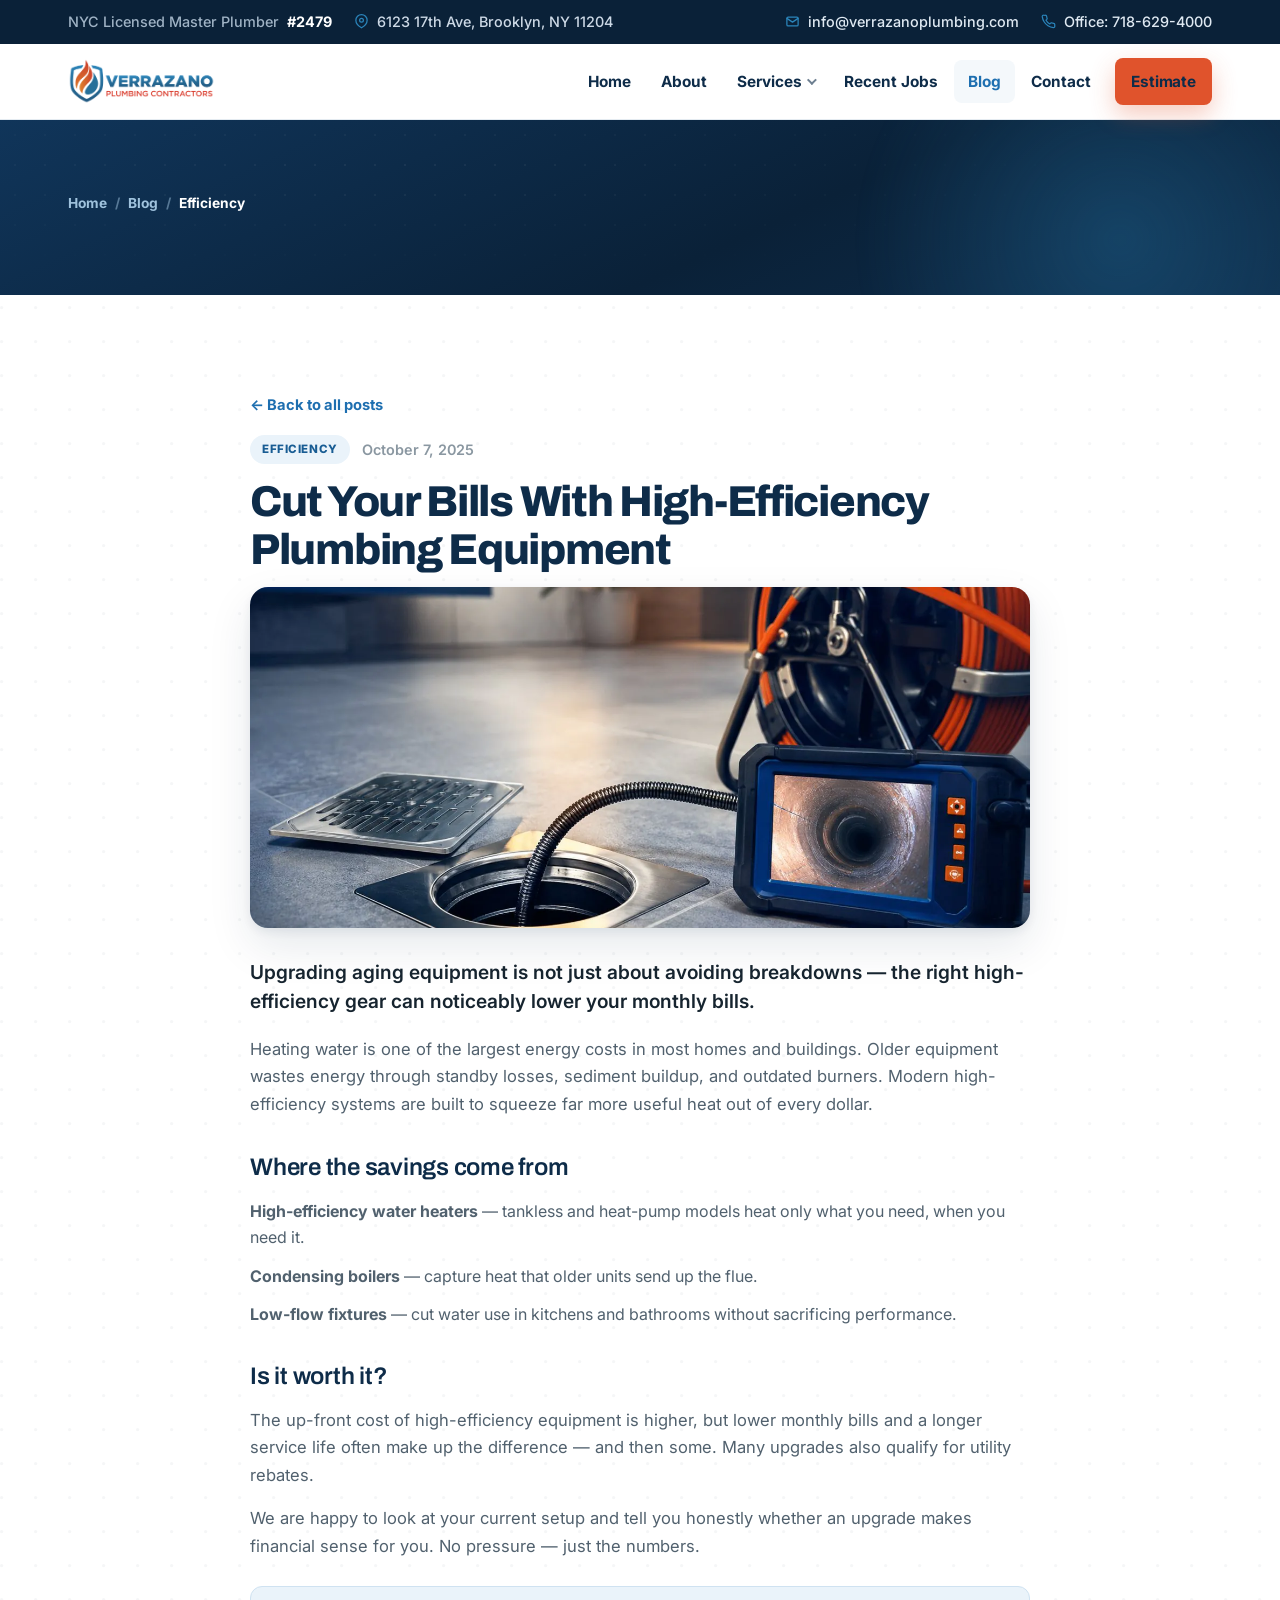
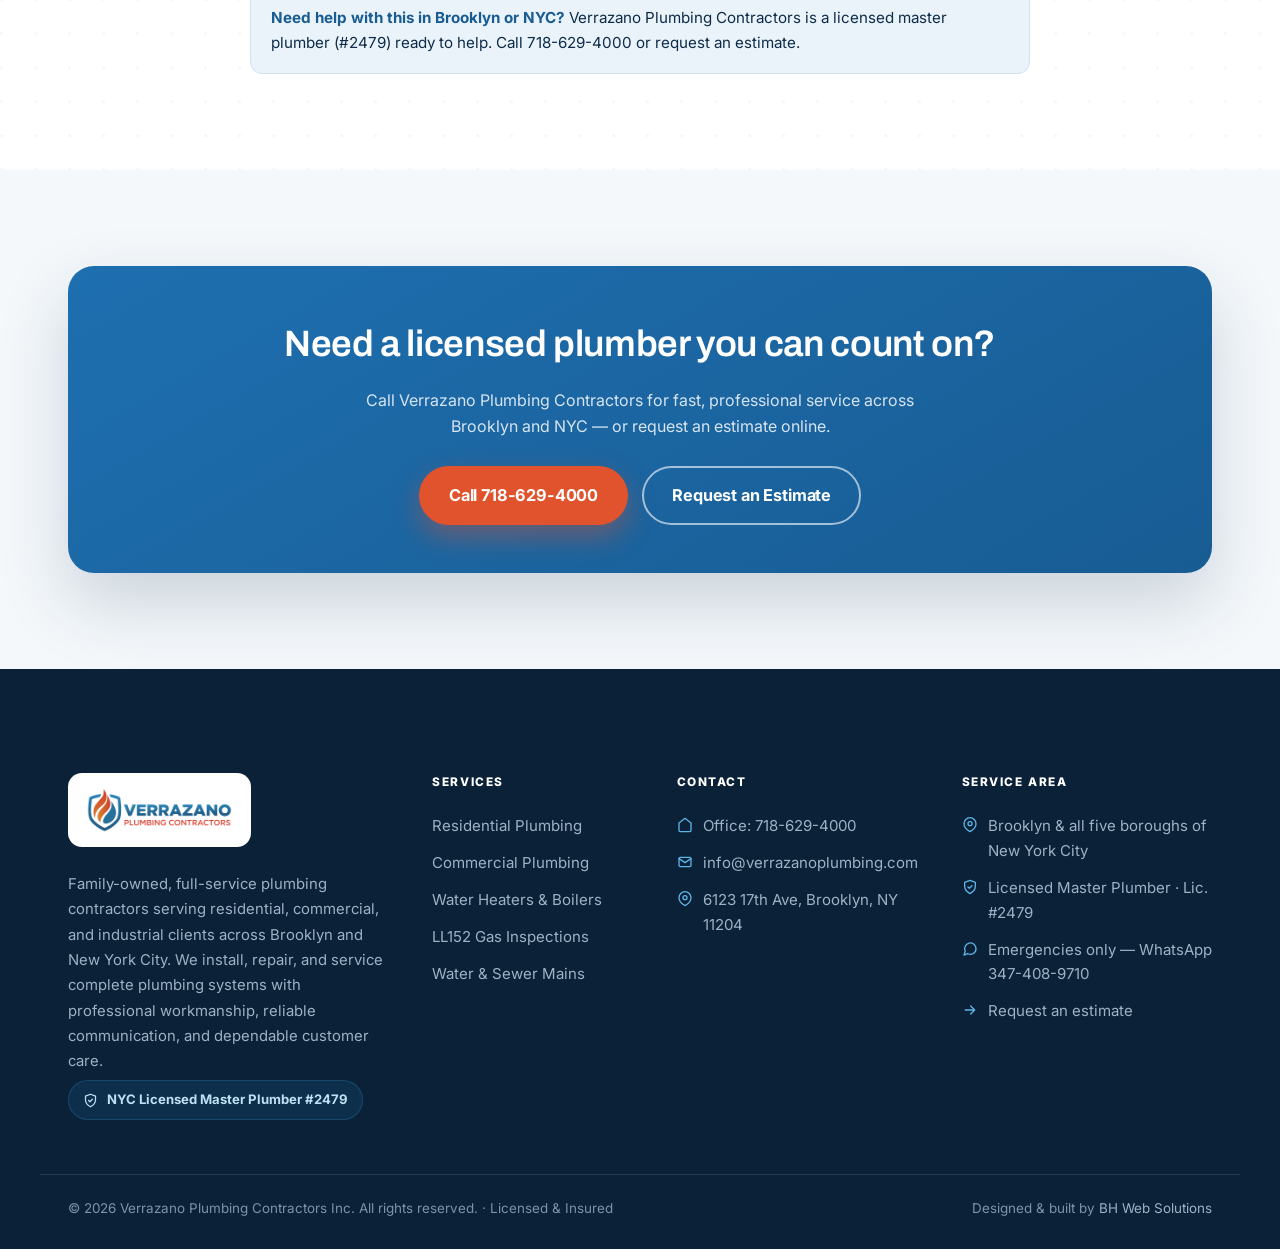
<file: post-high-efficiency.html>
<!DOCTYPE html>
<html lang="en">
<head>
<meta charset="UTF-8">
<meta name="viewport" content="width=device-width, initial-scale=1.0">
<title>Cut Your Bills With High-Efficiency Plumbing Equipment | Verrazano Plumbing Contractors</title>
<meta name="description" content="How modern high-efficiency water heaters, boilers and fixtures pay for themselves over time.">
<meta name="theme-color" content="#0E2C49">
<link rel="icon" type="image/png" sizes="32x32" href="assets/favicon-32.png">
<link rel="icon" type="image/png" sizes="64x64" href="assets/favicon-64.png">
<link rel="apple-touch-icon" href="assets/favicon-180.png">
<link rel="preconnect" href="https://fonts.googleapis.com">
<link rel="preconnect" href="https://fonts.gstatic.com" crossorigin>
<link rel="stylesheet" href="https://fonts.googleapis.com/css2?family=Archivo:wght@500;600;700;800;900&family=Inter:wght@400;500;600;700&display=swap" media="print" onload="this.media='all'"><noscript><link rel="stylesheet" href="https://fonts.googleapis.com/css2?family=Archivo:wght@500;600;700;800;900&family=Inter:wght@400;500;600;700&display=swap"></noscript>
<link rel="stylesheet" href="assets/site.css">
</head>
<body>
<!-- TOP BAR -->
<div class="topbar">
  <div class="in">
    <div class="tb-left">
      <span class="tb-i lic">NYC Licensed Master Plumber <b>#2479</b></span>
      <span class="tb-i hideS"><svg width="15" height="15" viewBox="0 0 24 24" fill="none" stroke="currentColor" stroke-width="2" stroke-linecap="round" stroke-linejoin="round"><path d="M21 10c0 7-9 12-9 12s-9-5-9-12a9 9 0 0 1 18 0Z"/><circle cx="12" cy="10" r="3"/></svg>6123 17th Ave, Brooklyn, NY 11204</span>
    </div>
    <div class="tb-right">
      <a class="tb-i" href="mailto:info@verrazanoplumbing.com"><svg width="15" height="15" viewBox="0 0 24 24" fill="none" stroke="currentColor" stroke-width="2" stroke-linecap="round" stroke-linejoin="round"><rect x="3" y="5" width="18" height="14" rx="2"/><path d="m3 7 9 6 9-6"/></svg>info@verrazanoplumbing.com</a>
      <a class="tb-i" href="tel:7186294000"><svg width="15" height="15" viewBox="0 0 24 24" fill="none" stroke="currentColor" stroke-width="2" stroke-linecap="round" stroke-linejoin="round"><path d="M22 16.9v3a2 2 0 0 1-2.2 2 19.8 19.8 0 0 1-8.6-3.1 19.5 19.5 0 0 1-6-6A19.8 19.8 0 0 1 2 4.2 2 2 0 0 1 4 2h3a2 2 0 0 1 2 1.7c.1 1 .4 1.9.7 2.8a2 2 0 0 1-.4 2.1L8 9.9a16 16 0 0 0 6 6l1.3-1.3a2 2 0 0 1 2.1-.4c.9.3 1.8.6 2.8.7A2 2 0 0 1 22 16.9Z"/></svg>Office: 718-629-4000</a>
    </div>
  </div>
</div>

<!-- NAV -->
<nav class="nav" id="nav">
  <div class="in">
    <a href="index.html" class="brand" aria-label="Verrazano Plumbing Contractors home">
      <img src="assets/logo.png" alt="Verrazano Plumbing Contractors Inc.">
    </a>
    <ul class="nav__links">
      <li><a href="index.html">Home</a></li>
      <li><a href="about.html">About</a></li>
      <li class="has drop"><a href="services.html">Services</a>
        <div class="drop__menu">
          <a href="services.html#residential">Residential Plumbing</a>
          <a href="services.html#commercial">Commercial Plumbing</a>
          <a href="services.html#heating">Water Heaters &amp; Boilers</a>
          <a href="services.html#gas">Gas Piping &amp; LL152</a>
          <a href="services.html#mains">Water &amp; Sewer Mains</a>
        </div>
      </li>
      <li><a href="case-studies.html">Recent Jobs</a></li>
      <li><a href="blog.html" aria-current="page">Blog</a></li>
      <li><a href="contact.html">Contact</a></li>
      <li class="nav__cta"><a href="contact.html" class="btn btn--org btn--sm">Estimate</a></li>
    </ul>
    <button class="burger" id="burger" aria-label="Open menu" aria-expanded="false"><span></span><span></span><span></span></button>
  </div>
</nav>
<div class="mobile" id="mobile">
  <a href="index.html">Home</a>
  <a href="about.html">About</a>
  <a href="services.html">Services</a>
  <a href="case-studies.html">Recent Jobs</a>
  <a href="blog.html">Blog</a>
  <a href="contact.html">Contact</a>
  <a href="tel:7186294000" class="m-cta btn btn--org">Call 718-629-4000</a>
</div>
<section class="titlebar"><div class="in">
  <div class="crumb"><a href="index.html">Home</a><span>/</span><a href="blog.html">Blog</a><span>/</span><b>Efficiency</b></div>
</div></section>
<section class="sec"><div class="in">
  <article class="post">
    <a class="backlink" href="blog.html">&larr; Back to all posts</a>
    <div class="meta"><span class="tag">Efficiency</span><span class="date">October 7, 2025</span></div>
    <h1>Cut Your Bills With High-Efficiency Plumbing Equipment</h1>
    <div class="post-hero"><img src="assets/img/washroom.webp" alt="Cut Your Bills With High-Efficiency Equipment"></div>
    <p class="lead">Upgrading aging equipment is not just about avoiding breakdowns — the right high-efficiency gear can noticeably lower your monthly bills.</p>
    <div class="prose"><p>Heating water is one of the largest energy costs in most homes and buildings. Older equipment wastes energy through standby losses, sediment buildup, and outdated burners. Modern high-efficiency systems are built to squeeze far more useful heat out of every dollar.</p>
<h3>Where the savings come from</h3>
<ul>
<li><span><strong>High-efficiency water heaters</strong> — tankless and heat-pump models heat only what you need, when you need it.</span></li>
<li><span><strong>Condensing boilers</strong> — capture heat that older units send up the flue.</span></li>
<li><span><strong>Low-flow fixtures</strong> — cut water use in kitchens and bathrooms without sacrificing performance.</span></li>
</ul>
<h3>Is it worth it?</h3>
<p>The up-front cost of high-efficiency equipment is higher, but lower monthly bills and a longer service life often make up the difference — and then some. Many upgrades also qualify for utility rebates.</p>
<p>We are happy to look at your current setup and tell you honestly whether an upgrade makes financial sense for you. No pressure — just the numbers.</p></div>
    <div class="post-note"><b>Need help with this in Brooklyn or NYC?</b> Verrazano Plumbing Contractors is a licensed master plumber (#2479) ready to help. Call <a href="tel:7186294000">718-629-4000</a> or <a href="contact.html">request an estimate</a>.</div>
  </article>
</div></section>
<section class="sec band">
  <div class="in"><div class="cta-band">
    <h2>Need a licensed plumber you can count on?</h2>
    <p>Call Verrazano Plumbing Contractors for fast, professional service across Brooklyn and NYC — or request an estimate online.</p>
    <div style="display:flex;gap:14px;justify-content:center;flex-wrap:wrap">
      <a href="tel:7186294000" class="btn btn--org">Call 718-629-4000</a>
      <a href="contact.html" class="btn btn--ghost" style="border-color:rgba(255,255,255,.6)">Request an Estimate</a>
    </div>
  </div></div>
</section>
<!-- FOOTER -->
<footer class="foot foot--xl">
  <div class="in foot__grid">
    <div>
      <span class="foot__logo"><img src="assets/logo.png" alt="Verrazano Plumbing Contractors Inc."></span>
      <p class="foot__about">Family-owned, full-service plumbing contractors serving residential, commercial, and industrial clients across Brooklyn and New York City. We install, repair, and service complete plumbing systems with professional workmanship, reliable communication, and dependable customer care.</p>
      <div class="lic-badge"><svg width="15" height="15" viewBox="0 0 24 24" fill="none" stroke="currentColor" stroke-width="2" stroke-linecap="round" stroke-linejoin="round"><path d="M12 2 4 5v6c0 5 3.4 8.5 8 11 4.6-2.5 8-6 8-11V5l-8-3Z"/><path d="m9 12 2 2 4-4"/></svg> NYC Licensed Master Plumber #2479</div>
    </div>
    <div>
      <h5>Services</h5>
      <a class="fl" href="services.html#residential">Residential Plumbing</a>
      <a class="fl" href="services.html#commercial">Commercial Plumbing</a>
      <a class="fl" href="services.html#heating">Water Heaters &amp; Boilers</a>
      <a class="fl" href="services.html#gas">LL152 Gas Inspections</a>
      <a class="fl" href="services.html#mains">Water &amp; Sewer Mains</a>
    </div>
    <div>
      <h5>Contact</h5>
      <a class="fl" href="tel:7186294000"><svg width="16" height="16" viewBox="0 0 24 24" fill="none" stroke="currentColor" stroke-width="2" stroke-linecap="round" stroke-linejoin="round"><path d="M3 9l9-7 9 7v11a2 2 0 0 1-2 2H5a2 2 0 0 1-2-2z"/></svg>Office: 718-629-4000</a>
      <a class="fl" href="mailto:info@verrazanoplumbing.com"><svg width="16" height="16" viewBox="0 0 24 24" fill="none" stroke="currentColor" stroke-width="2" stroke-linecap="round" stroke-linejoin="round"><rect x="3" y="5" width="18" height="14" rx="2"/><path d="m3 7 9 6 9-6"/></svg>info@verrazanoplumbing.com</a>
      <span class="fl"><svg width="16" height="16" viewBox="0 0 24 24" fill="none" stroke="currentColor" stroke-width="2" stroke-linecap="round" stroke-linejoin="round"><path d="M21 10c0 7-9 12-9 12s-9-5-9-12a9 9 0 0 1 18 0Z"/><circle cx="12" cy="10" r="3"/></svg>6123 17th Ave, Brooklyn, NY 11204</span>
    </div>
    <div>
      <h5>Service Area</h5>
      <span class="fl"><svg width="16" height="16" viewBox="0 0 24 24" fill="none" stroke="currentColor" stroke-width="2" stroke-linecap="round" stroke-linejoin="round"><path d="M21 10c0 7-9 12-9 12s-9-5-9-12a9 9 0 0 1 18 0Z"/><circle cx="12" cy="10" r="3"/></svg>Brooklyn &amp; all five boroughs of New York City</span>
      <span class="fl"><svg width="16" height="16" viewBox="0 0 24 24" fill="none" stroke="currentColor" stroke-width="2" stroke-linecap="round" stroke-linejoin="round"><path d="M12 2 4 5v6c0 5 3.4 8.5 8 11 4.6-2.5 8-6 8-11V5l-8-3Z"/><path d="m9 12 2 2 4-4"/></svg>Licensed Master Plumber &middot; Lic. #2479</span>
      <a class="fl" href="https://wa.me/13474089710?text=Hi%20Verrazano%20Plumbing%2C%20I%20have%20a%20plumbing%20emergency." target="_blank" rel="noopener"><svg width="16" height="16" viewBox="0 0 24 24" fill="none" stroke="currentColor" stroke-width="2" stroke-linecap="round" stroke-linejoin="round"><path d="M21 11.5a8.4 8.4 0 0 1-12.1 7.6L3 21l1.9-5.8A8.5 8.5 0 1 1 21 11.5Z"/></svg>Emergencies only — WhatsApp 347-408-9710</a>
      <a class="fl" href="contact.html"><svg width="16" height="16" viewBox="0 0 24 24" fill="none" stroke="currentColor" stroke-width="2" stroke-linecap="round" stroke-linejoin="round"><path d="M5 12h14M13 6l6 6-6 6"/></svg>Request an estimate</a>
    </div>
  </div>
  <div class="foot__bottom">
    <span>© 2026 Verrazano Plumbing Contractors Inc. All rights reserved. · Licensed &amp; Insured</span>
    <span>Designed &amp; built by <a href="https://bhwebsolutions.com" target="_blank" rel="noopener">BH Web Solutions</a></span>
  </div>
</footer>

<button class="totop" id="totop" aria-label="Back to top"><svg width="18" height="18" viewBox="0 0 24 24" fill="none" stroke="currentColor" stroke-width="2.4" stroke-linecap="round" stroke-linejoin="round"><path d="M12 19V5M5 12l7-7 7 7"/></svg></button>

<script src="assets/site.js" defer></script>
</body>
</html>
</file>
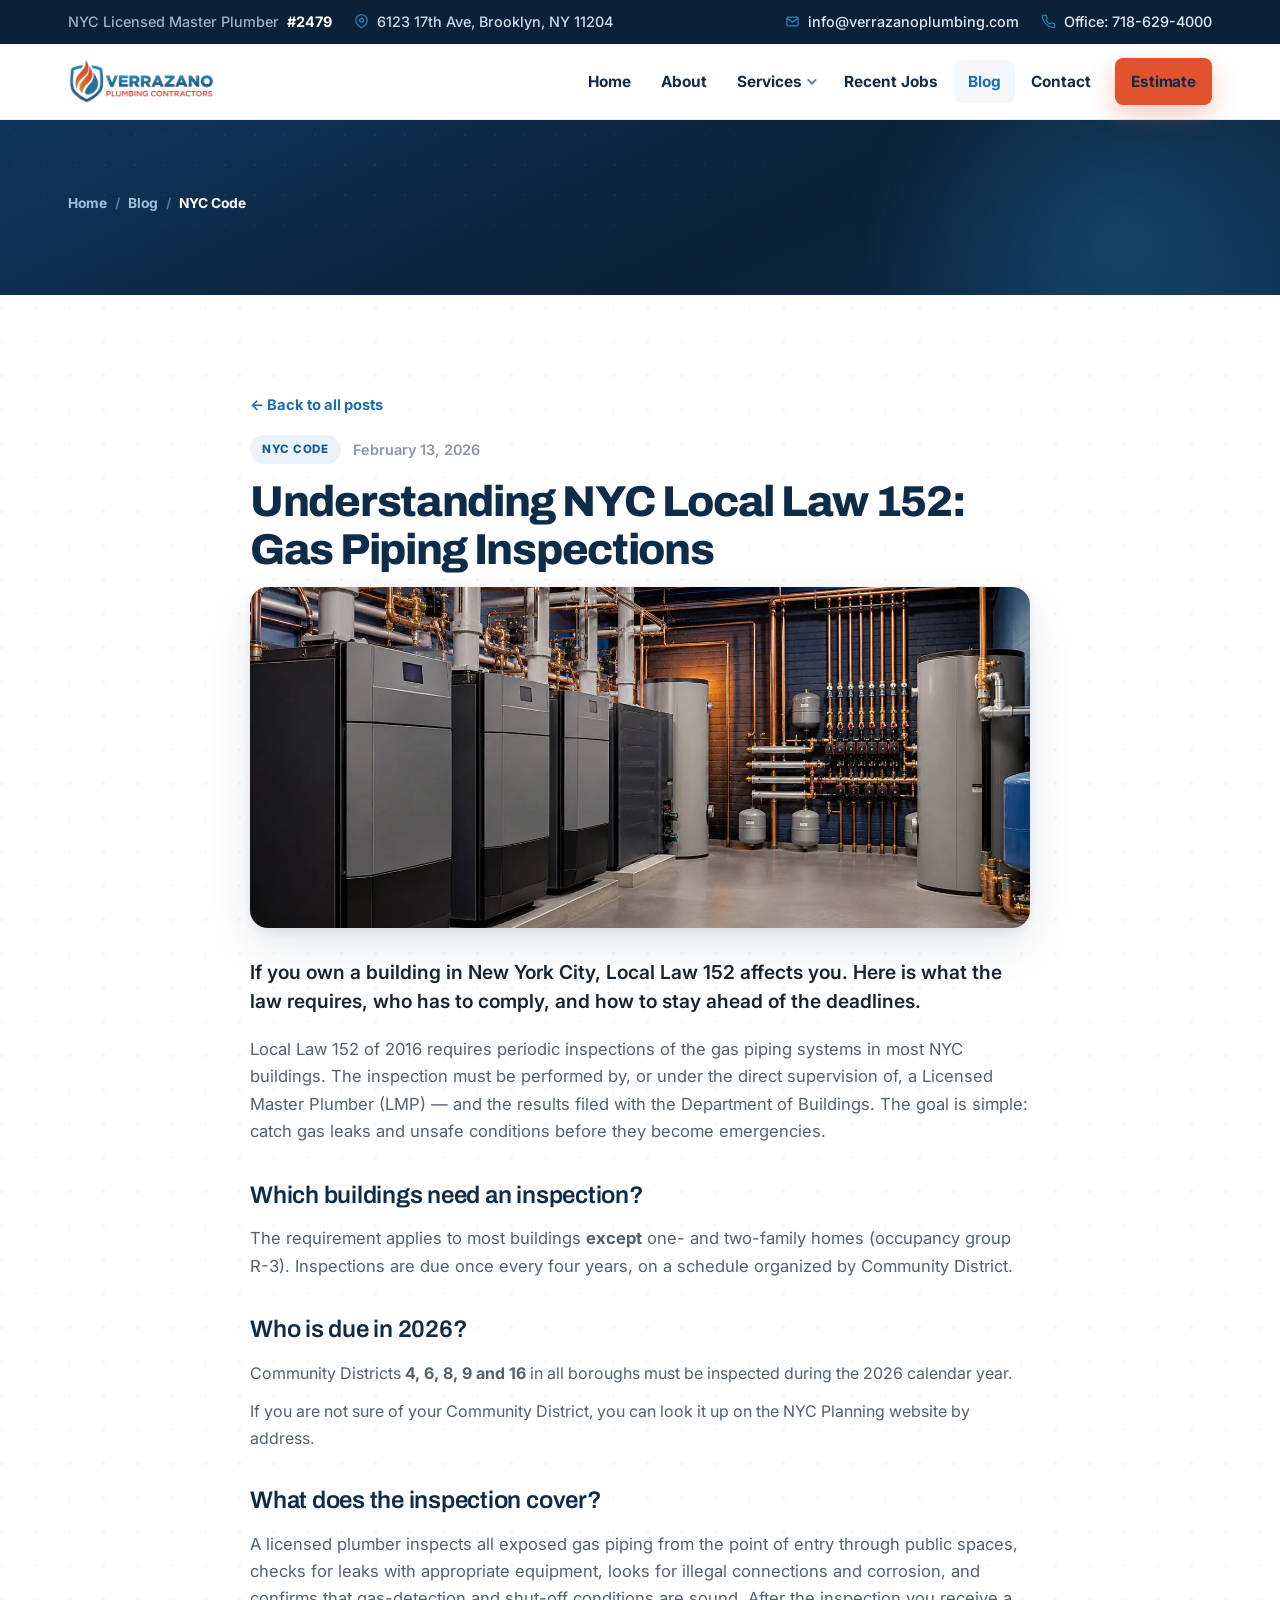
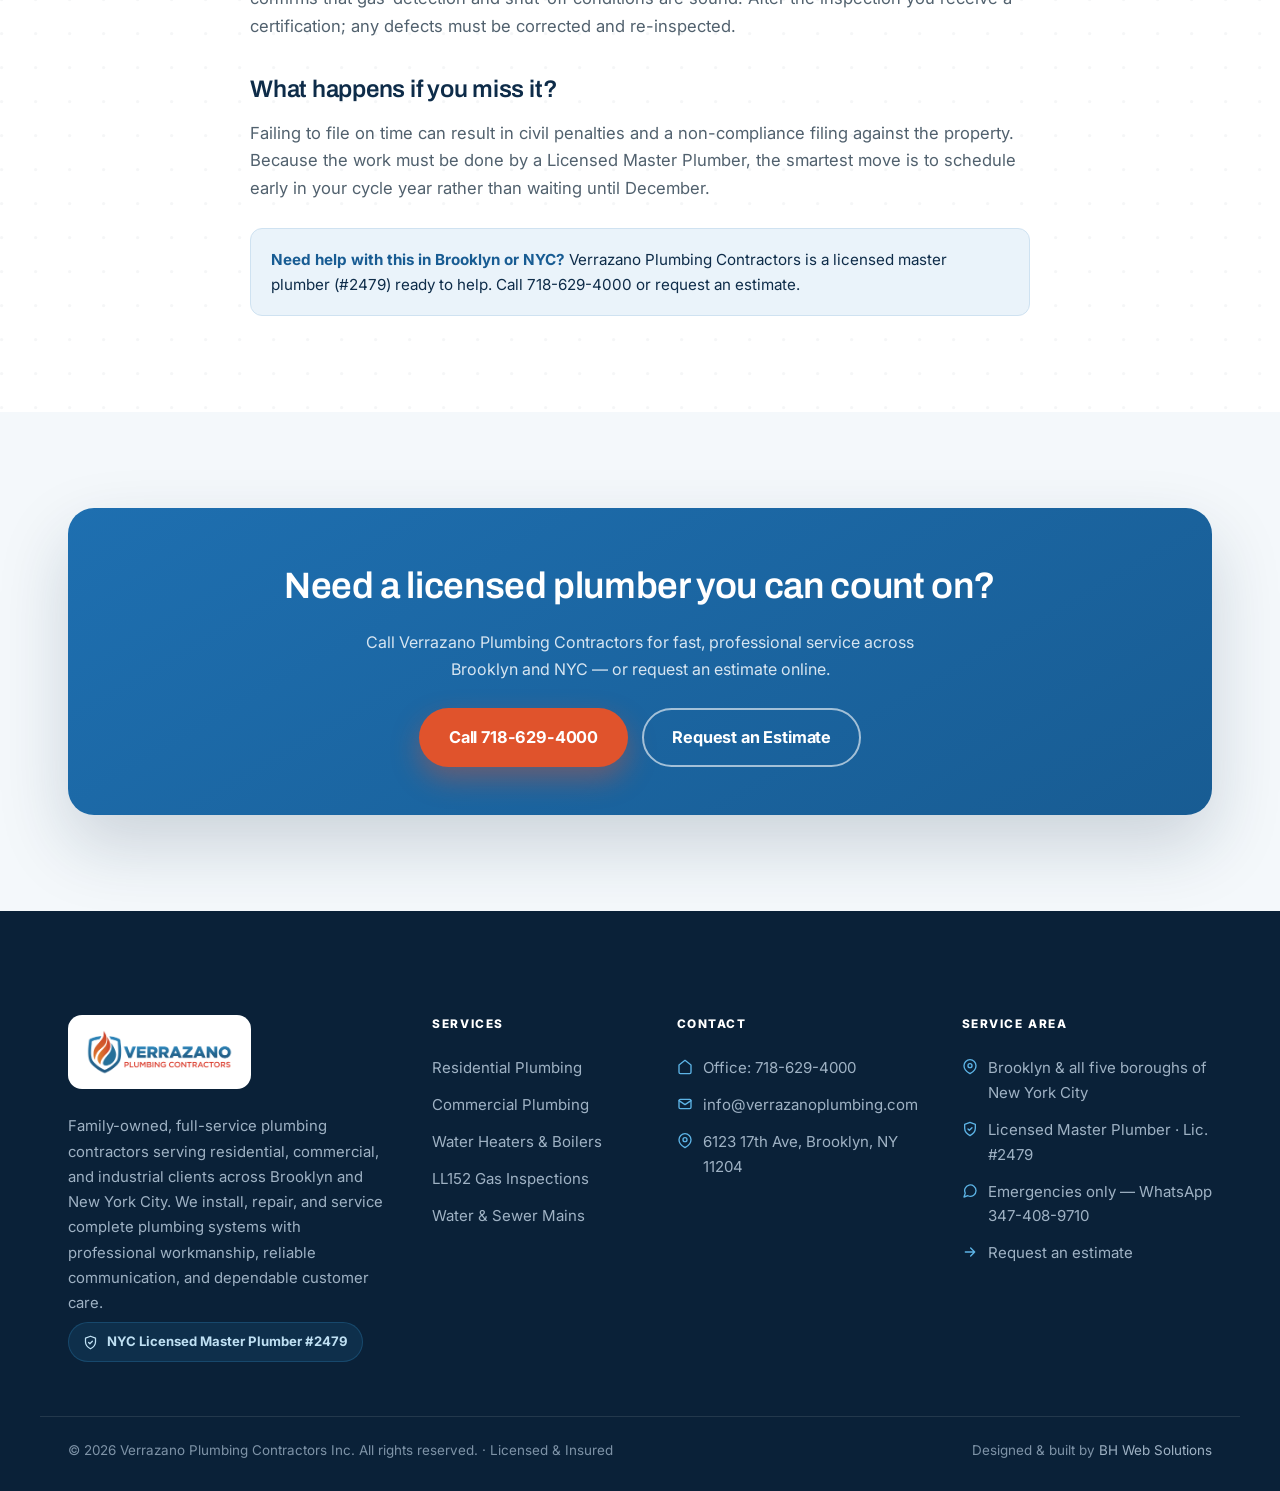
<file: post-local-law-152.html>
<!DOCTYPE html>
<html lang="en">
<head>
<meta charset="UTF-8">
<meta name="viewport" content="width=device-width, initial-scale=1.0">
<title>Understanding NYC Local Law 152: Gas Piping Inspections | Verrazano Plumbing Contractors</title>
<meta name="description" content="What Local Law 152 requires, which buildings are due in 2026, and how to schedule your gas-piping inspection.">
<meta name="theme-color" content="#0E2C49">
<link rel="icon" type="image/png" sizes="32x32" href="assets/favicon-32.png">
<link rel="icon" type="image/png" sizes="64x64" href="assets/favicon-64.png">
<link rel="apple-touch-icon" href="assets/favicon-180.png">
<link rel="preconnect" href="https://fonts.googleapis.com">
<link rel="preconnect" href="https://fonts.gstatic.com" crossorigin>
<link rel="stylesheet" href="https://fonts.googleapis.com/css2?family=Archivo:wght@500;600;700;800;900&family=Inter:wght@400;500;600;700&display=swap" media="print" onload="this.media='all'"><noscript><link rel="stylesheet" href="https://fonts.googleapis.com/css2?family=Archivo:wght@500;600;700;800;900&family=Inter:wght@400;500;600;700&display=swap"></noscript>
<link rel="stylesheet" href="assets/site.css">
</head>
<body>
<!-- TOP BAR -->
<div class="topbar">
  <div class="in">
    <div class="tb-left">
      <span class="tb-i lic">NYC Licensed Master Plumber <b>#2479</b></span>
      <span class="tb-i hideS"><svg width="15" height="15" viewBox="0 0 24 24" fill="none" stroke="currentColor" stroke-width="2" stroke-linecap="round" stroke-linejoin="round"><path d="M21 10c0 7-9 12-9 12s-9-5-9-12a9 9 0 0 1 18 0Z"/><circle cx="12" cy="10" r="3"/></svg>6123 17th Ave, Brooklyn, NY 11204</span>
    </div>
    <div class="tb-right">
      <a class="tb-i" href="mailto:info@verrazanoplumbing.com"><svg width="15" height="15" viewBox="0 0 24 24" fill="none" stroke="currentColor" stroke-width="2" stroke-linecap="round" stroke-linejoin="round"><rect x="3" y="5" width="18" height="14" rx="2"/><path d="m3 7 9 6 9-6"/></svg>info@verrazanoplumbing.com</a>
      <a class="tb-i" href="tel:7186294000"><svg width="15" height="15" viewBox="0 0 24 24" fill="none" stroke="currentColor" stroke-width="2" stroke-linecap="round" stroke-linejoin="round"><path d="M22 16.9v3a2 2 0 0 1-2.2 2 19.8 19.8 0 0 1-8.6-3.1 19.5 19.5 0 0 1-6-6A19.8 19.8 0 0 1 2 4.2 2 2 0 0 1 4 2h3a2 2 0 0 1 2 1.7c.1 1 .4 1.9.7 2.8a2 2 0 0 1-.4 2.1L8 9.9a16 16 0 0 0 6 6l1.3-1.3a2 2 0 0 1 2.1-.4c.9.3 1.8.6 2.8.7A2 2 0 0 1 22 16.9Z"/></svg>Office: 718-629-4000</a>
    </div>
  </div>
</div>

<!-- NAV -->
<nav class="nav" id="nav">
  <div class="in">
    <a href="index.html" class="brand" aria-label="Verrazano Plumbing Contractors home">
      <img src="assets/logo.png" alt="Verrazano Plumbing Contractors Inc.">
    </a>
    <ul class="nav__links">
      <li><a href="index.html">Home</a></li>
      <li><a href="about.html">About</a></li>
      <li class="has drop"><a href="services.html">Services</a>
        <div class="drop__menu">
          <a href="services.html#residential">Residential Plumbing</a>
          <a href="services.html#commercial">Commercial Plumbing</a>
          <a href="services.html#heating">Water Heaters &amp; Boilers</a>
          <a href="services.html#gas">Gas Piping &amp; LL152</a>
          <a href="services.html#mains">Water &amp; Sewer Mains</a>
        </div>
      </li>
      <li><a href="case-studies.html">Recent Jobs</a></li>
      <li><a href="blog.html" aria-current="page">Blog</a></li>
      <li><a href="contact.html">Contact</a></li>
      <li class="nav__cta"><a href="contact.html" class="btn btn--org btn--sm">Estimate</a></li>
    </ul>
    <button class="burger" id="burger" aria-label="Open menu" aria-expanded="false"><span></span><span></span><span></span></button>
  </div>
</nav>
<div class="mobile" id="mobile">
  <a href="index.html">Home</a>
  <a href="about.html">About</a>
  <a href="services.html">Services</a>
  <a href="case-studies.html">Recent Jobs</a>
  <a href="blog.html">Blog</a>
  <a href="contact.html">Contact</a>
  <a href="tel:7186294000" class="m-cta btn btn--org">Call 718-629-4000</a>
</div>
<section class="titlebar"><div class="in">
  <div class="crumb"><a href="index.html">Home</a><span>/</span><a href="blog.html">Blog</a><span>/</span><b>NYC Code</b></div>
</div></section>
<section class="sec"><div class="in">
  <article class="post">
    <a class="backlink" href="blog.html">&larr; Back to all posts</a>
    <div class="meta"><span class="tag">NYC Code</span><span class="date">February 13, 2026</span></div>
    <h1>Understanding NYC Local Law 152: Gas Piping Inspections</h1>
    <div class="post-hero"><img src="assets/img/boiler.webp" alt="Understanding NYC Local Law 152"></div>
    <p class="lead">If you own a building in New York City, Local Law 152 affects you. Here is what the law requires, who has to comply, and how to stay ahead of the deadlines.</p>
    <div class="prose"><p>Local Law 152 of 2016 requires periodic inspections of the gas piping systems in most NYC buildings. The inspection must be performed by, or under the direct supervision of, a Licensed Master Plumber (LMP) — and the results filed with the Department of Buildings. The goal is simple: catch gas leaks and unsafe conditions before they become emergencies.</p>
<h3>Which buildings need an inspection?</h3>
<p>The requirement applies to most buildings <strong>except</strong> one- and two-family homes (occupancy group R-3). Inspections are due once every four years, on a schedule organized by Community District.</p>
<h3>Who is due in 2026?</h3>
<ul>
<li><span>Community Districts <strong>4, 6, 8, 9 and 16</strong> in all boroughs must be inspected during the 2026 calendar year.</span></li>
<li><span>If you are not sure of your Community District, you can look it up on the NYC Planning website by address.</span></li>
</ul>
<h3>What does the inspection cover?</h3>
<p>A licensed plumber inspects all exposed gas piping from the point of entry through public spaces, checks for leaks with appropriate equipment, looks for illegal connections and corrosion, and confirms that gas-detection and shut-off conditions are sound. After the inspection you receive a certification; any defects must be corrected and re-inspected.</p>
<h3>What happens if you miss it?</h3>
<p>Failing to file on time can result in civil penalties and a non-compliance filing against the property. Because the work must be done by a Licensed Master Plumber, the smartest move is to schedule early in your cycle year rather than waiting until December.</p></div>
    <div class="post-note"><b>Need help with this in Brooklyn or NYC?</b> Verrazano Plumbing Contractors is a licensed master plumber (#2479) ready to help. Call <a href="tel:7186294000">718-629-4000</a> or <a href="contact.html">request an estimate</a>.</div>
  </article>
</div></section>
<section class="sec band">
  <div class="in"><div class="cta-band">
    <h2>Need a licensed plumber you can count on?</h2>
    <p>Call Verrazano Plumbing Contractors for fast, professional service across Brooklyn and NYC — or request an estimate online.</p>
    <div style="display:flex;gap:14px;justify-content:center;flex-wrap:wrap">
      <a href="tel:7186294000" class="btn btn--org">Call 718-629-4000</a>
      <a href="contact.html" class="btn btn--ghost" style="border-color:rgba(255,255,255,.6)">Request an Estimate</a>
    </div>
  </div></div>
</section>
<!-- FOOTER -->
<footer class="foot foot--xl">
  <div class="in foot__grid">
    <div>
      <span class="foot__logo"><img src="assets/logo.png" alt="Verrazano Plumbing Contractors Inc."></span>
      <p class="foot__about">Family-owned, full-service plumbing contractors serving residential, commercial, and industrial clients across Brooklyn and New York City. We install, repair, and service complete plumbing systems with professional workmanship, reliable communication, and dependable customer care.</p>
      <div class="lic-badge"><svg width="15" height="15" viewBox="0 0 24 24" fill="none" stroke="currentColor" stroke-width="2" stroke-linecap="round" stroke-linejoin="round"><path d="M12 2 4 5v6c0 5 3.4 8.5 8 11 4.6-2.5 8-6 8-11V5l-8-3Z"/><path d="m9 12 2 2 4-4"/></svg> NYC Licensed Master Plumber #2479</div>
    </div>
    <div>
      <h5>Services</h5>
      <a class="fl" href="services.html#residential">Residential Plumbing</a>
      <a class="fl" href="services.html#commercial">Commercial Plumbing</a>
      <a class="fl" href="services.html#heating">Water Heaters &amp; Boilers</a>
      <a class="fl" href="services.html#gas">LL152 Gas Inspections</a>
      <a class="fl" href="services.html#mains">Water &amp; Sewer Mains</a>
    </div>
    <div>
      <h5>Contact</h5>
      <a class="fl" href="tel:7186294000"><svg width="16" height="16" viewBox="0 0 24 24" fill="none" stroke="currentColor" stroke-width="2" stroke-linecap="round" stroke-linejoin="round"><path d="M3 9l9-7 9 7v11a2 2 0 0 1-2 2H5a2 2 0 0 1-2-2z"/></svg>Office: 718-629-4000</a>
      <a class="fl" href="mailto:info@verrazanoplumbing.com"><svg width="16" height="16" viewBox="0 0 24 24" fill="none" stroke="currentColor" stroke-width="2" stroke-linecap="round" stroke-linejoin="round"><rect x="3" y="5" width="18" height="14" rx="2"/><path d="m3 7 9 6 9-6"/></svg>info@verrazanoplumbing.com</a>
      <span class="fl"><svg width="16" height="16" viewBox="0 0 24 24" fill="none" stroke="currentColor" stroke-width="2" stroke-linecap="round" stroke-linejoin="round"><path d="M21 10c0 7-9 12-9 12s-9-5-9-12a9 9 0 0 1 18 0Z"/><circle cx="12" cy="10" r="3"/></svg>6123 17th Ave, Brooklyn, NY 11204</span>
    </div>
    <div>
      <h5>Service Area</h5>
      <span class="fl"><svg width="16" height="16" viewBox="0 0 24 24" fill="none" stroke="currentColor" stroke-width="2" stroke-linecap="round" stroke-linejoin="round"><path d="M21 10c0 7-9 12-9 12s-9-5-9-12a9 9 0 0 1 18 0Z"/><circle cx="12" cy="10" r="3"/></svg>Brooklyn &amp; all five boroughs of New York City</span>
      <span class="fl"><svg width="16" height="16" viewBox="0 0 24 24" fill="none" stroke="currentColor" stroke-width="2" stroke-linecap="round" stroke-linejoin="round"><path d="M12 2 4 5v6c0 5 3.4 8.5 8 11 4.6-2.5 8-6 8-11V5l-8-3Z"/><path d="m9 12 2 2 4-4"/></svg>Licensed Master Plumber &middot; Lic. #2479</span>
      <a class="fl" href="https://wa.me/13474089710?text=Hi%20Verrazano%20Plumbing%2C%20I%20have%20a%20plumbing%20emergency." target="_blank" rel="noopener"><svg width="16" height="16" viewBox="0 0 24 24" fill="none" stroke="currentColor" stroke-width="2" stroke-linecap="round" stroke-linejoin="round"><path d="M21 11.5a8.4 8.4 0 0 1-12.1 7.6L3 21l1.9-5.8A8.5 8.5 0 1 1 21 11.5Z"/></svg>Emergencies only — WhatsApp 347-408-9710</a>
      <a class="fl" href="contact.html"><svg width="16" height="16" viewBox="0 0 24 24" fill="none" stroke="currentColor" stroke-width="2" stroke-linecap="round" stroke-linejoin="round"><path d="M5 12h14M13 6l6 6-6 6"/></svg>Request an estimate</a>
    </div>
  </div>
  <div class="foot__bottom">
    <span>© 2026 Verrazano Plumbing Contractors Inc. All rights reserved. · Licensed &amp; Insured</span>
    <span>Designed &amp; built by <a href="https://bhwebsolutions.com" target="_blank" rel="noopener">BH Web Solutions</a></span>
  </div>
</footer>

<button class="totop" id="totop" aria-label="Back to top"><svg width="18" height="18" viewBox="0 0 24 24" fill="none" stroke="currentColor" stroke-width="2.4" stroke-linecap="round" stroke-linejoin="round"><path d="M12 19V5M5 12l7-7 7 7"/></svg></button>

<script src="assets/site.js" defer></script>
</body>
</html>
</file>
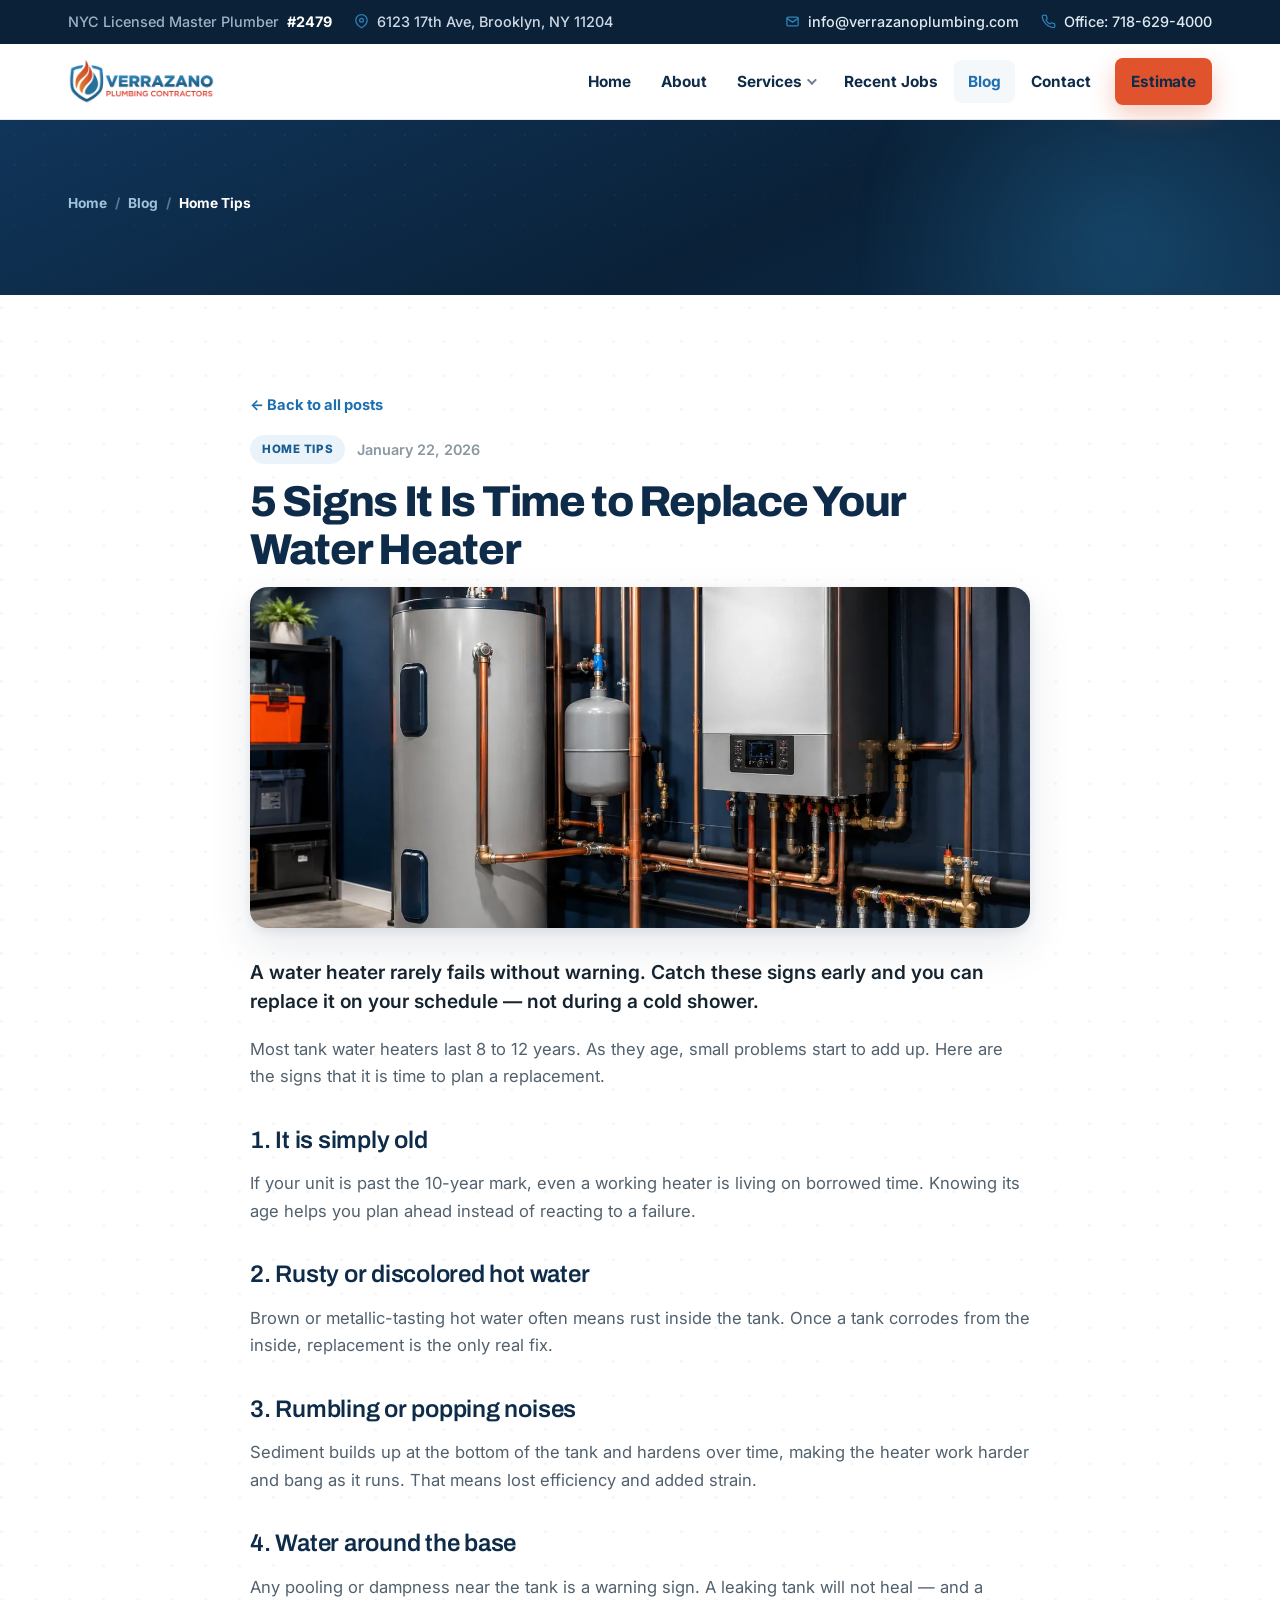
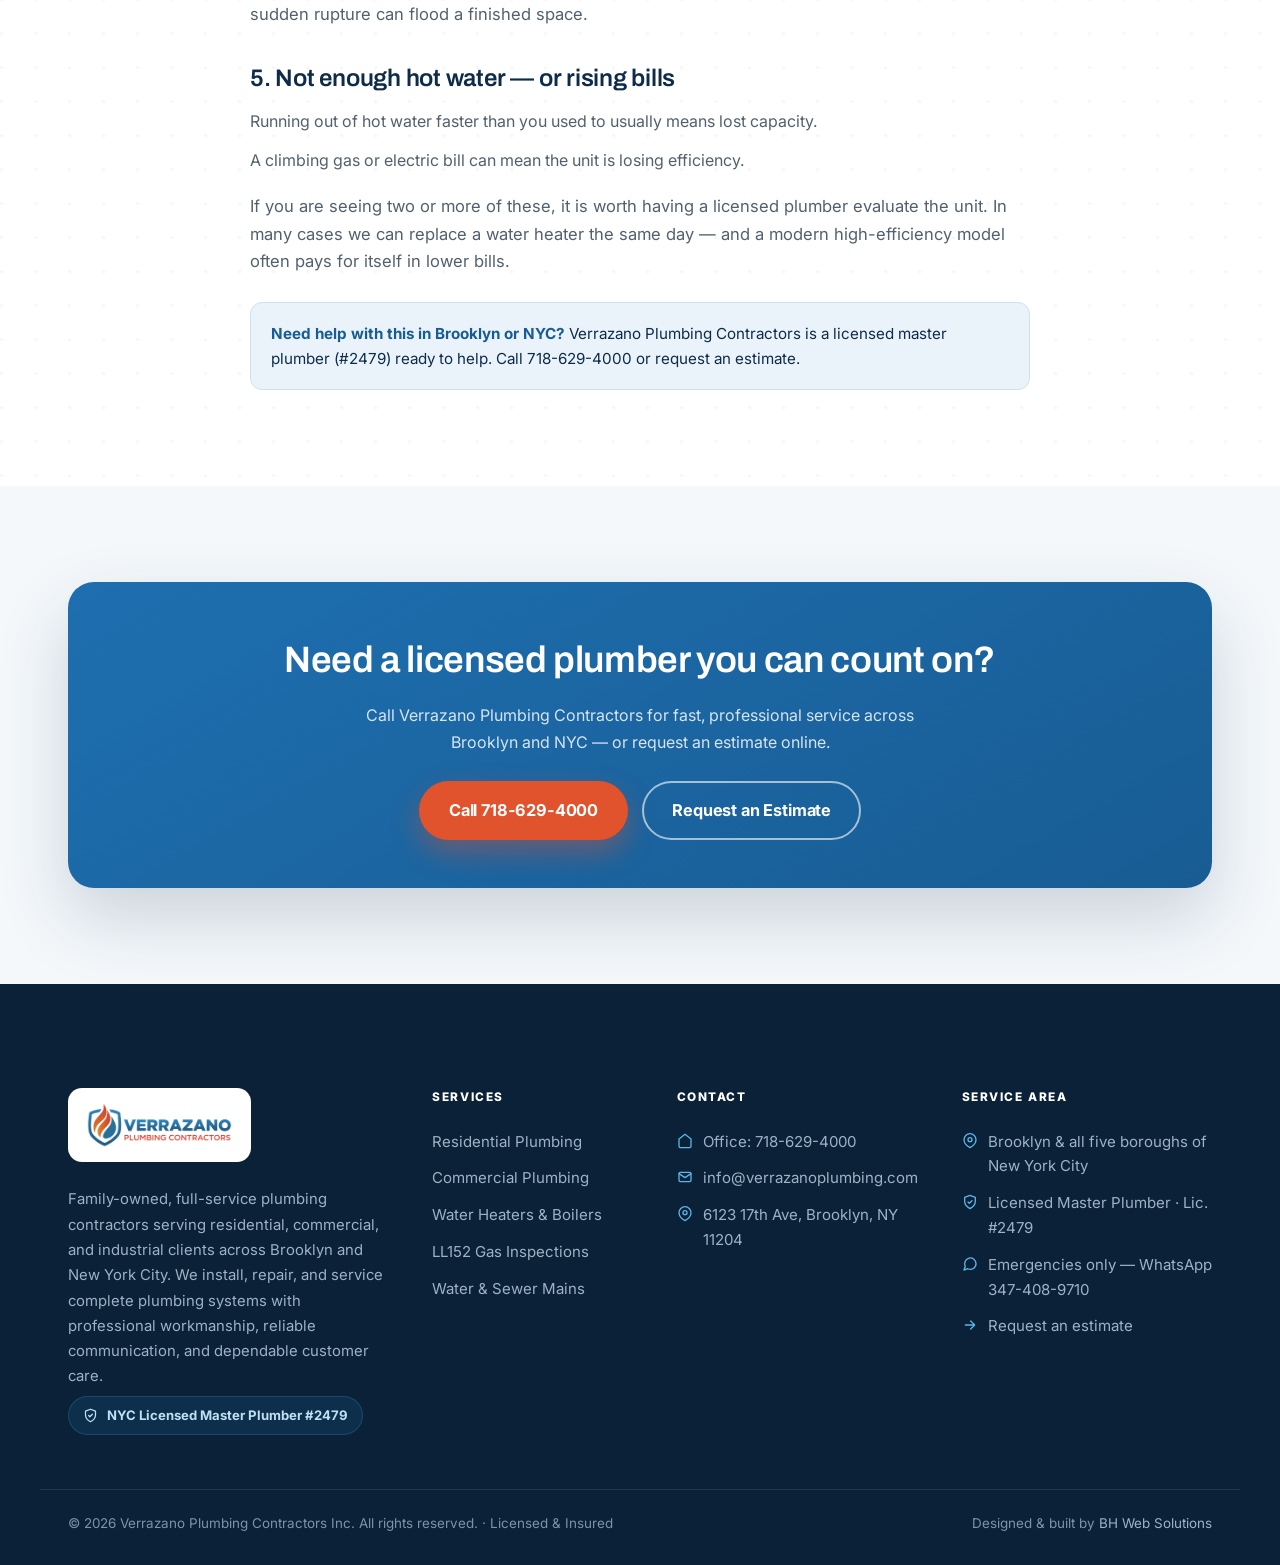
<file: post-water-heater-signs.html>
<!DOCTYPE html>
<html lang="en">
<head>
<meta charset="UTF-8">
<meta name="viewport" content="width=device-width, initial-scale=1.0">
<title>5 Signs It Is Time to Replace Your Water Heater | Verrazano Plumbing Contractors</title>
<meta name="description" content="Rusty water, strange noises, leaks and rising bills — how to know when a repair gives way to a replacement.">
<meta name="theme-color" content="#0E2C49">
<link rel="icon" type="image/png" sizes="32x32" href="assets/favicon-32.png">
<link rel="icon" type="image/png" sizes="64x64" href="assets/favicon-64.png">
<link rel="apple-touch-icon" href="assets/favicon-180.png">
<link rel="preconnect" href="https://fonts.googleapis.com">
<link rel="preconnect" href="https://fonts.gstatic.com" crossorigin>
<link rel="stylesheet" href="https://fonts.googleapis.com/css2?family=Archivo:wght@500;600;700;800;900&family=Inter:wght@400;500;600;700&display=swap" media="print" onload="this.media='all'"><noscript><link rel="stylesheet" href="https://fonts.googleapis.com/css2?family=Archivo:wght@500;600;700;800;900&family=Inter:wght@400;500;600;700&display=swap"></noscript>
<link rel="stylesheet" href="assets/site.css">
</head>
<body>
<!-- TOP BAR -->
<div class="topbar">
  <div class="in">
    <div class="tb-left">
      <span class="tb-i lic">NYC Licensed Master Plumber <b>#2479</b></span>
      <span class="tb-i hideS"><svg width="15" height="15" viewBox="0 0 24 24" fill="none" stroke="currentColor" stroke-width="2" stroke-linecap="round" stroke-linejoin="round"><path d="M21 10c0 7-9 12-9 12s-9-5-9-12a9 9 0 0 1 18 0Z"/><circle cx="12" cy="10" r="3"/></svg>6123 17th Ave, Brooklyn, NY 11204</span>
    </div>
    <div class="tb-right">
      <a class="tb-i" href="mailto:info@verrazanoplumbing.com"><svg width="15" height="15" viewBox="0 0 24 24" fill="none" stroke="currentColor" stroke-width="2" stroke-linecap="round" stroke-linejoin="round"><rect x="3" y="5" width="18" height="14" rx="2"/><path d="m3 7 9 6 9-6"/></svg>info@verrazanoplumbing.com</a>
      <a class="tb-i" href="tel:7186294000"><svg width="15" height="15" viewBox="0 0 24 24" fill="none" stroke="currentColor" stroke-width="2" stroke-linecap="round" stroke-linejoin="round"><path d="M22 16.9v3a2 2 0 0 1-2.2 2 19.8 19.8 0 0 1-8.6-3.1 19.5 19.5 0 0 1-6-6A19.8 19.8 0 0 1 2 4.2 2 2 0 0 1 4 2h3a2 2 0 0 1 2 1.7c.1 1 .4 1.9.7 2.8a2 2 0 0 1-.4 2.1L8 9.9a16 16 0 0 0 6 6l1.3-1.3a2 2 0 0 1 2.1-.4c.9.3 1.8.6 2.8.7A2 2 0 0 1 22 16.9Z"/></svg>Office: 718-629-4000</a>
    </div>
  </div>
</div>

<!-- NAV -->
<nav class="nav" id="nav">
  <div class="in">
    <a href="index.html" class="brand" aria-label="Verrazano Plumbing Contractors home">
      <img src="assets/logo.png" alt="Verrazano Plumbing Contractors Inc.">
    </a>
    <ul class="nav__links">
      <li><a href="index.html">Home</a></li>
      <li><a href="about.html">About</a></li>
      <li class="has drop"><a href="services.html">Services</a>
        <div class="drop__menu">
          <a href="services.html#residential">Residential Plumbing</a>
          <a href="services.html#commercial">Commercial Plumbing</a>
          <a href="services.html#heating">Water Heaters &amp; Boilers</a>
          <a href="services.html#gas">Gas Piping &amp; LL152</a>
          <a href="services.html#mains">Water &amp; Sewer Mains</a>
        </div>
      </li>
      <li><a href="case-studies.html">Recent Jobs</a></li>
      <li><a href="blog.html" aria-current="page">Blog</a></li>
      <li><a href="contact.html">Contact</a></li>
      <li class="nav__cta"><a href="contact.html" class="btn btn--org btn--sm">Estimate</a></li>
    </ul>
    <button class="burger" id="burger" aria-label="Open menu" aria-expanded="false"><span></span><span></span><span></span></button>
  </div>
</nav>
<div class="mobile" id="mobile">
  <a href="index.html">Home</a>
  <a href="about.html">About</a>
  <a href="services.html">Services</a>
  <a href="case-studies.html">Recent Jobs</a>
  <a href="blog.html">Blog</a>
  <a href="contact.html">Contact</a>
  <a href="tel:7186294000" class="m-cta btn btn--org">Call 718-629-4000</a>
</div>
<section class="titlebar"><div class="in">
  <div class="crumb"><a href="index.html">Home</a><span>/</span><a href="blog.html">Blog</a><span>/</span><b>Home Tips</b></div>
</div></section>
<section class="sec"><div class="in">
  <article class="post">
    <a class="backlink" href="blog.html">&larr; Back to all posts</a>
    <div class="meta"><span class="tag">Home Tips</span><span class="date">January 22, 2026</span></div>
    <h1>5 Signs It Is Time to Replace Your Water Heater</h1>
    <div class="post-hero"><img src="assets/img/waterheater.webp" alt="5 Signs It is Time to Replace Your Water Heater"></div>
    <p class="lead">A water heater rarely fails without warning. Catch these signs early and you can replace it on your schedule — not during a cold shower.</p>
    <div class="prose"><p>Most tank water heaters last 8 to 12 years. As they age, small problems start to add up. Here are the signs that it is time to plan a replacement.</p>
<h3>1. It is simply old</h3>
<p>If your unit is past the 10-year mark, even a working heater is living on borrowed time. Knowing its age helps you plan ahead instead of reacting to a failure.</p>
<h3>2. Rusty or discolored hot water</h3>
<p>Brown or metallic-tasting hot water often means rust inside the tank. Once a tank corrodes from the inside, replacement is the only real fix.</p>
<h3>3. Rumbling or popping noises</h3>
<p>Sediment builds up at the bottom of the tank and hardens over time, making the heater work harder and bang as it runs. That means lost efficiency and added strain.</p>
<h3>4. Water around the base</h3>
<p>Any pooling or dampness near the tank is a warning sign. A leaking tank will not heal — and a sudden rupture can flood a finished space.</p>
<h3>5. Not enough hot water — or rising bills</h3>
<ul>
<li><span>Running out of hot water faster than you used to usually means lost capacity.</span></li>
<li><span>A climbing gas or electric bill can mean the unit is losing efficiency.</span></li>
</ul>
<p>If you are seeing two or more of these, it is worth having a licensed plumber evaluate the unit. In many cases we can replace a water heater the same day — and a modern high-efficiency model often pays for itself in lower bills.</p></div>
    <div class="post-note"><b>Need help with this in Brooklyn or NYC?</b> Verrazano Plumbing Contractors is a licensed master plumber (#2479) ready to help. Call <a href="tel:7186294000">718-629-4000</a> or <a href="contact.html">request an estimate</a>.</div>
  </article>
</div></section>
<section class="sec band">
  <div class="in"><div class="cta-band">
    <h2>Need a licensed plumber you can count on?</h2>
    <p>Call Verrazano Plumbing Contractors for fast, professional service across Brooklyn and NYC — or request an estimate online.</p>
    <div style="display:flex;gap:14px;justify-content:center;flex-wrap:wrap">
      <a href="tel:7186294000" class="btn btn--org">Call 718-629-4000</a>
      <a href="contact.html" class="btn btn--ghost" style="border-color:rgba(255,255,255,.6)">Request an Estimate</a>
    </div>
  </div></div>
</section>
<!-- FOOTER -->
<footer class="foot foot--xl">
  <div class="in foot__grid">
    <div>
      <span class="foot__logo"><img src="assets/logo.png" alt="Verrazano Plumbing Contractors Inc."></span>
      <p class="foot__about">Family-owned, full-service plumbing contractors serving residential, commercial, and industrial clients across Brooklyn and New York City. We install, repair, and service complete plumbing systems with professional workmanship, reliable communication, and dependable customer care.</p>
      <div class="lic-badge"><svg width="15" height="15" viewBox="0 0 24 24" fill="none" stroke="currentColor" stroke-width="2" stroke-linecap="round" stroke-linejoin="round"><path d="M12 2 4 5v6c0 5 3.4 8.5 8 11 4.6-2.5 8-6 8-11V5l-8-3Z"/><path d="m9 12 2 2 4-4"/></svg> NYC Licensed Master Plumber #2479</div>
    </div>
    <div>
      <h5>Services</h5>
      <a class="fl" href="services.html#residential">Residential Plumbing</a>
      <a class="fl" href="services.html#commercial">Commercial Plumbing</a>
      <a class="fl" href="services.html#heating">Water Heaters &amp; Boilers</a>
      <a class="fl" href="services.html#gas">LL152 Gas Inspections</a>
      <a class="fl" href="services.html#mains">Water &amp; Sewer Mains</a>
    </div>
    <div>
      <h5>Contact</h5>
      <a class="fl" href="tel:7186294000"><svg width="16" height="16" viewBox="0 0 24 24" fill="none" stroke="currentColor" stroke-width="2" stroke-linecap="round" stroke-linejoin="round"><path d="M3 9l9-7 9 7v11a2 2 0 0 1-2 2H5a2 2 0 0 1-2-2z"/></svg>Office: 718-629-4000</a>
      <a class="fl" href="mailto:info@verrazanoplumbing.com"><svg width="16" height="16" viewBox="0 0 24 24" fill="none" stroke="currentColor" stroke-width="2" stroke-linecap="round" stroke-linejoin="round"><rect x="3" y="5" width="18" height="14" rx="2"/><path d="m3 7 9 6 9-6"/></svg>info@verrazanoplumbing.com</a>
      <span class="fl"><svg width="16" height="16" viewBox="0 0 24 24" fill="none" stroke="currentColor" stroke-width="2" stroke-linecap="round" stroke-linejoin="round"><path d="M21 10c0 7-9 12-9 12s-9-5-9-12a9 9 0 0 1 18 0Z"/><circle cx="12" cy="10" r="3"/></svg>6123 17th Ave, Brooklyn, NY 11204</span>
    </div>
    <div>
      <h5>Service Area</h5>
      <span class="fl"><svg width="16" height="16" viewBox="0 0 24 24" fill="none" stroke="currentColor" stroke-width="2" stroke-linecap="round" stroke-linejoin="round"><path d="M21 10c0 7-9 12-9 12s-9-5-9-12a9 9 0 0 1 18 0Z"/><circle cx="12" cy="10" r="3"/></svg>Brooklyn &amp; all five boroughs of New York City</span>
      <span class="fl"><svg width="16" height="16" viewBox="0 0 24 24" fill="none" stroke="currentColor" stroke-width="2" stroke-linecap="round" stroke-linejoin="round"><path d="M12 2 4 5v6c0 5 3.4 8.5 8 11 4.6-2.5 8-6 8-11V5l-8-3Z"/><path d="m9 12 2 2 4-4"/></svg>Licensed Master Plumber &middot; Lic. #2479</span>
      <a class="fl" href="https://wa.me/13474089710?text=Hi%20Verrazano%20Plumbing%2C%20I%20have%20a%20plumbing%20emergency." target="_blank" rel="noopener"><svg width="16" height="16" viewBox="0 0 24 24" fill="none" stroke="currentColor" stroke-width="2" stroke-linecap="round" stroke-linejoin="round"><path d="M21 11.5a8.4 8.4 0 0 1-12.1 7.6L3 21l1.9-5.8A8.5 8.5 0 1 1 21 11.5Z"/></svg>Emergencies only — WhatsApp 347-408-9710</a>
      <a class="fl" href="contact.html"><svg width="16" height="16" viewBox="0 0 24 24" fill="none" stroke="currentColor" stroke-width="2" stroke-linecap="round" stroke-linejoin="round"><path d="M5 12h14M13 6l6 6-6 6"/></svg>Request an estimate</a>
    </div>
  </div>
  <div class="foot__bottom">
    <span>© 2026 Verrazano Plumbing Contractors Inc. All rights reserved. · Licensed &amp; Insured</span>
    <span>Designed &amp; built by <a href="https://bhwebsolutions.com" target="_blank" rel="noopener">BH Web Solutions</a></span>
  </div>
</footer>

<button class="totop" id="totop" aria-label="Back to top"><svg width="18" height="18" viewBox="0 0 24 24" fill="none" stroke="currentColor" stroke-width="2.4" stroke-linecap="round" stroke-linejoin="round"><path d="M12 19V5M5 12l7-7 7 7"/></svg></button>

<script src="assets/site.js" defer></script>
</body>
</html>
</file>
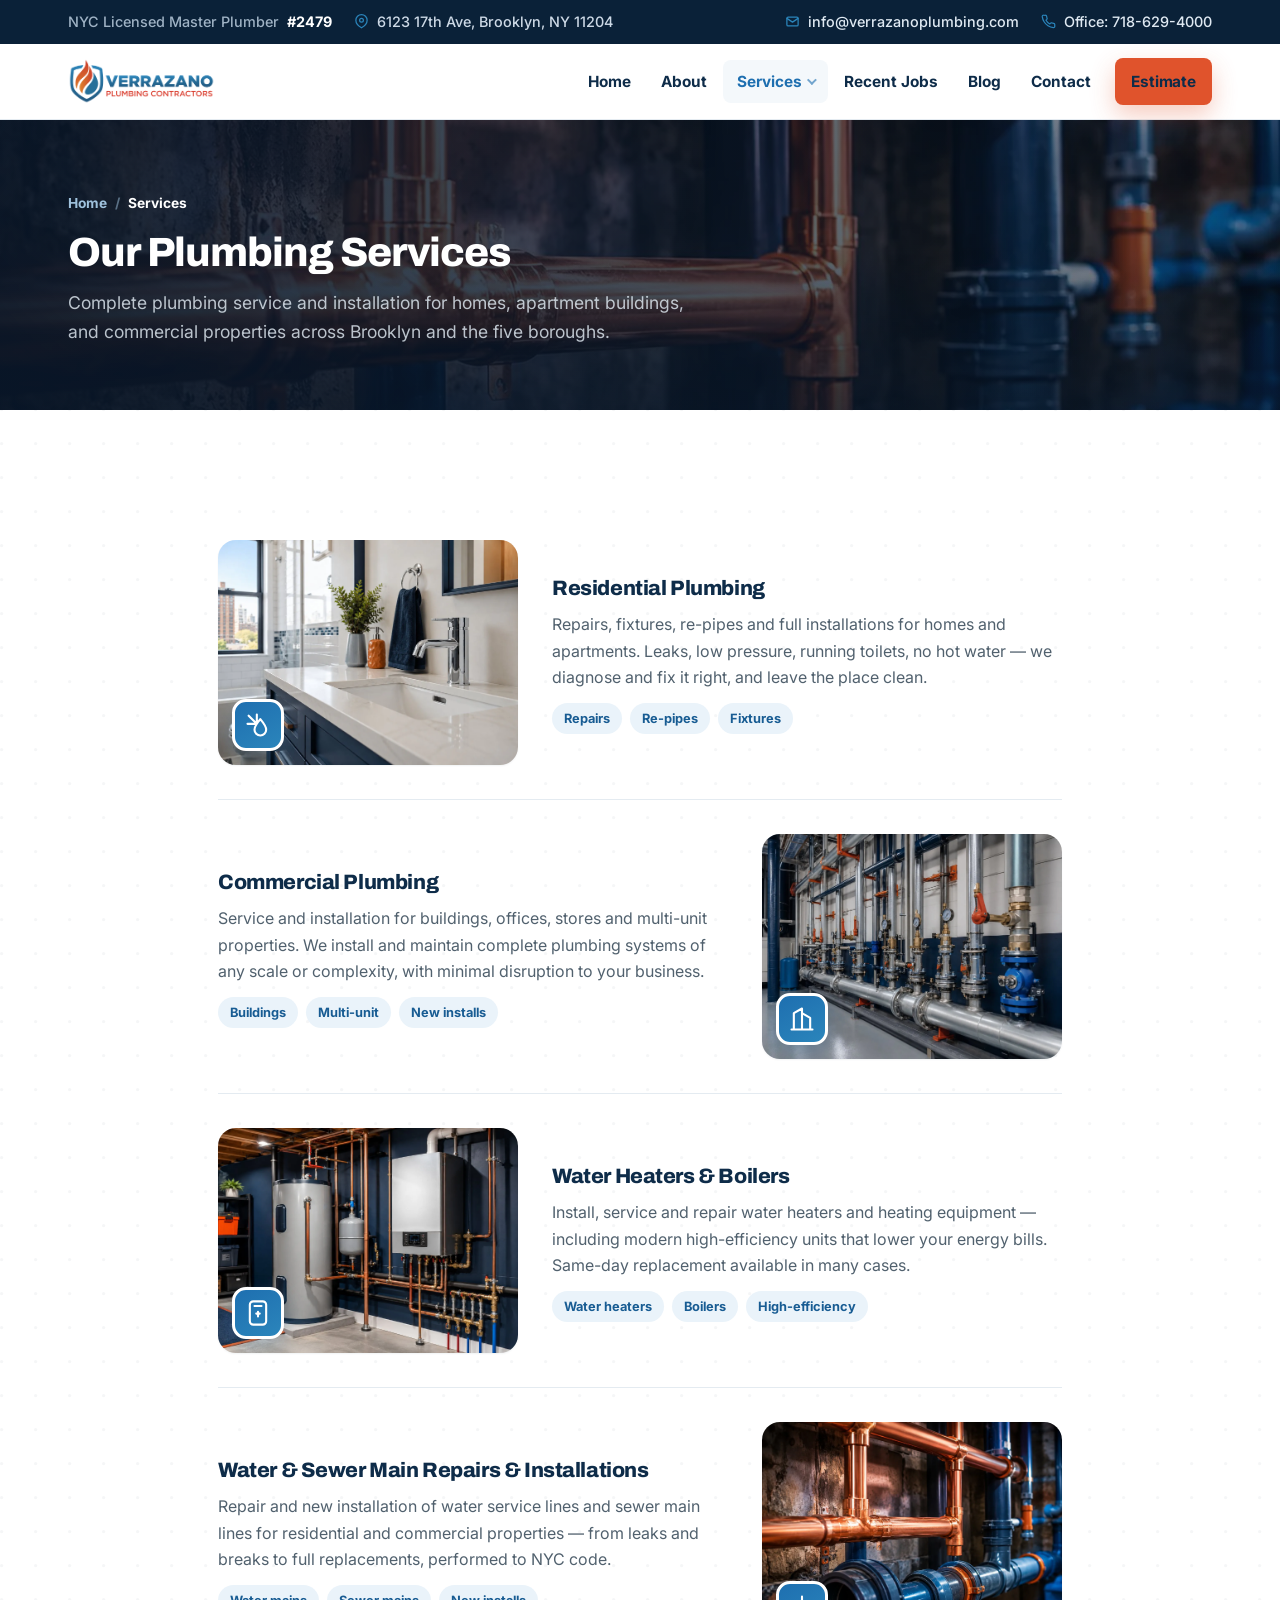
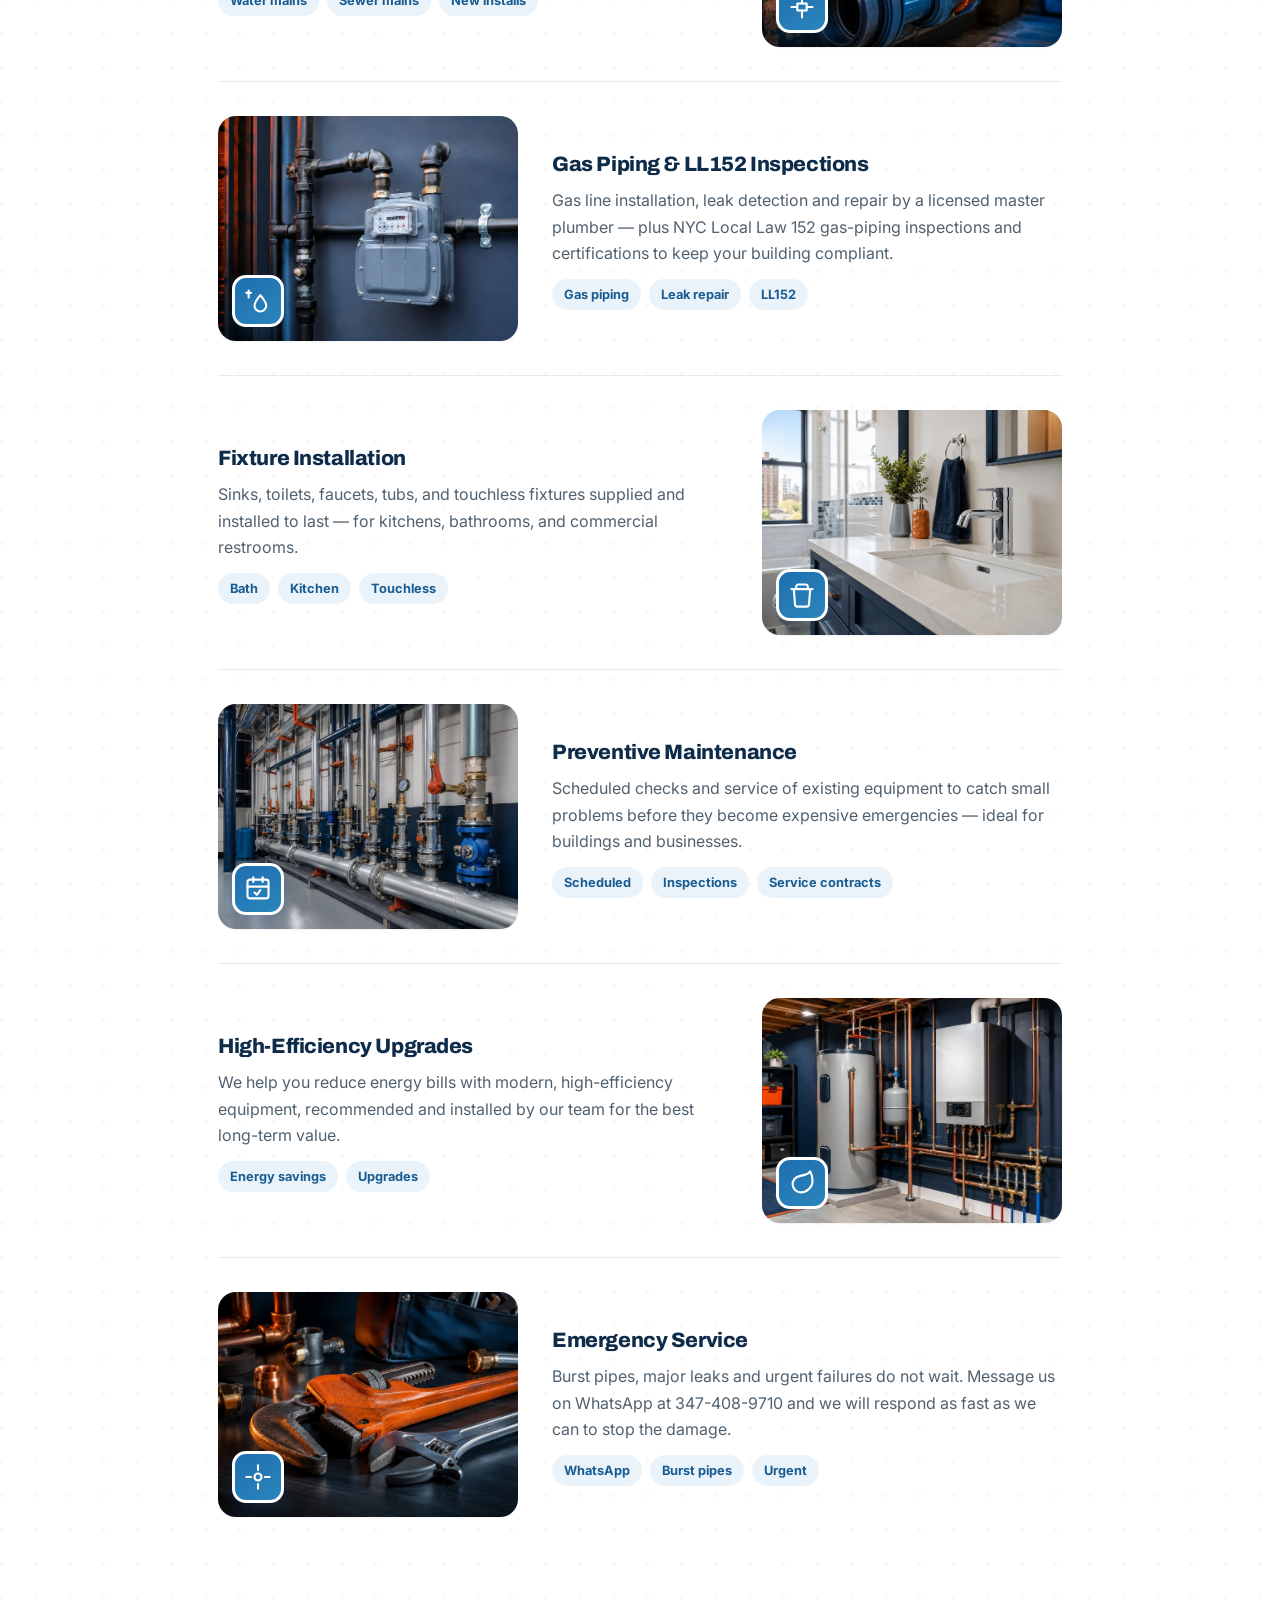
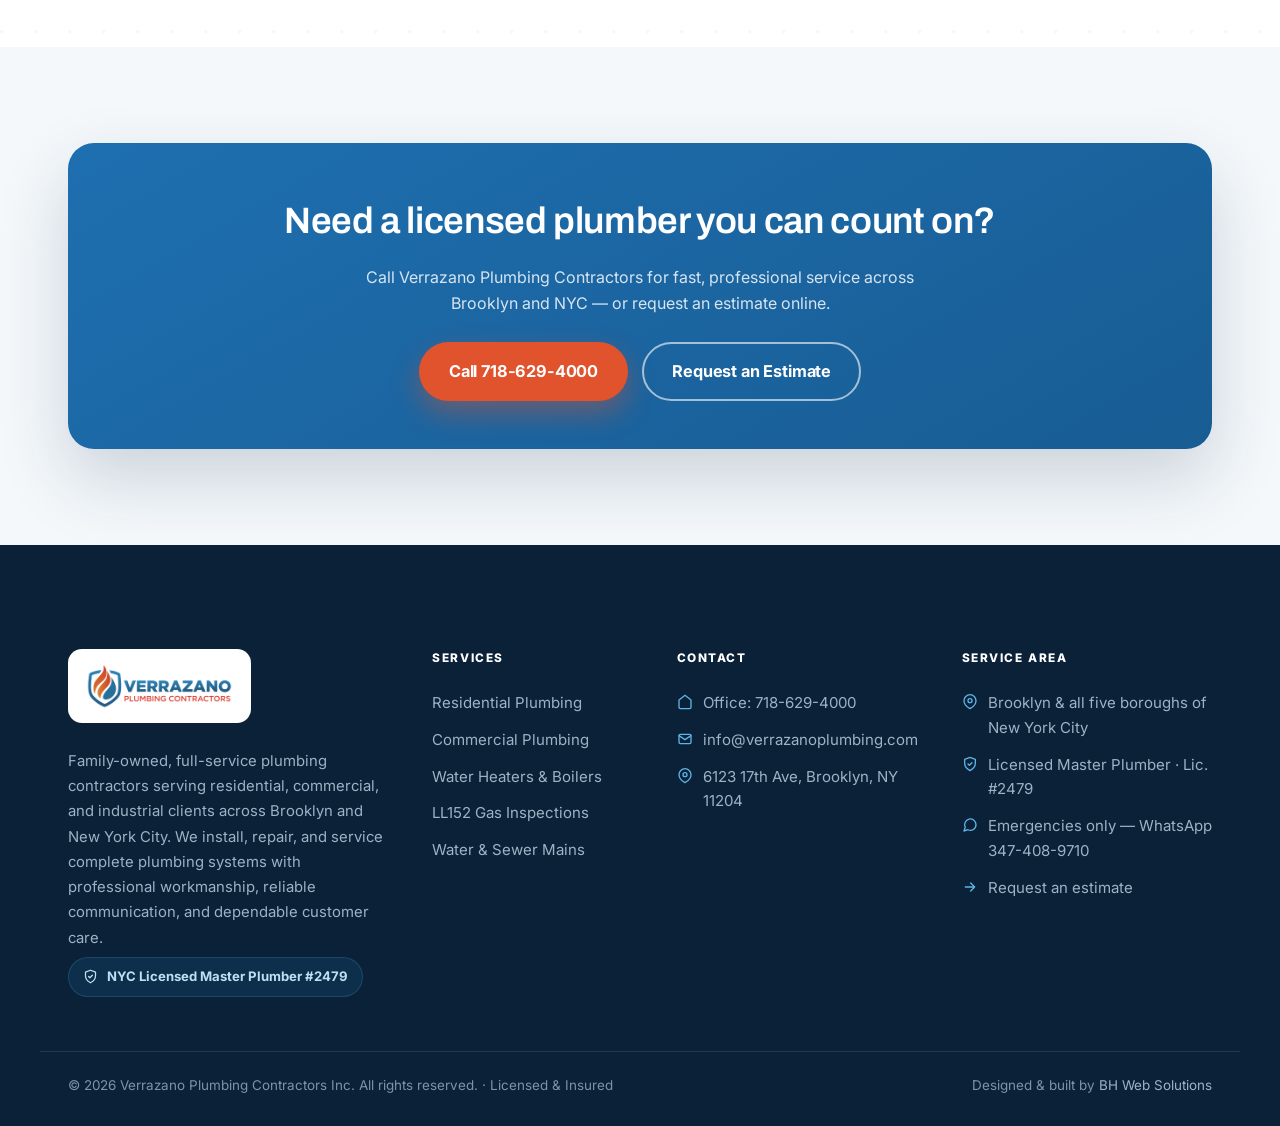
<file: services.html>
<!DOCTYPE html>
<html lang="en">
<head>
<meta charset="UTF-8">
<meta name="viewport" content="width=device-width, initial-scale=1.0">
<title>Plumbing Services | Verrazano Plumbing Contractors Inc.</title>
<meta name="description" content="Residential & commercial plumbing in Brooklyn & NYC: repairs, water heaters, gas piping, LL152 inspections, fixtures, maintenance and emergency service.">
<meta name="theme-color" content="#0E2C49">
<link rel="icon" type="image/png" sizes="32x32" href="assets/favicon-32.png">
<link rel="icon" type="image/png" sizes="64x64" href="assets/favicon-64.png">
<link rel="apple-touch-icon" href="assets/favicon-180.png">
<link rel="preconnect" href="https://fonts.googleapis.com">
<link rel="preconnect" href="https://fonts.gstatic.com" crossorigin>
<link rel="stylesheet" href="https://fonts.googleapis.com/css2?family=Archivo:wght@500;600;700;800;900&family=Inter:wght@400;500;600;700&display=swap" media="print" onload="this.media='all'"><noscript><link rel="stylesheet" href="https://fonts.googleapis.com/css2?family=Archivo:wght@500;600;700;800;900&family=Inter:wght@400;500;600;700&display=swap"></noscript>
<link rel="stylesheet" href="assets/site.css">
</head>
<body>
<!-- TOP BAR -->
<div class="topbar">
  <div class="in">
    <div class="tb-left">
      <span class="tb-i lic">NYC Licensed Master Plumber <b>#2479</b></span>
      <span class="tb-i hideS"><svg width="15" height="15" viewBox="0 0 24 24" fill="none" stroke="currentColor" stroke-width="2" stroke-linecap="round" stroke-linejoin="round"><path d="M21 10c0 7-9 12-9 12s-9-5-9-12a9 9 0 0 1 18 0Z"/><circle cx="12" cy="10" r="3"/></svg>6123 17th Ave, Brooklyn, NY 11204</span>
    </div>
    <div class="tb-right">
      <a class="tb-i" href="mailto:info@verrazanoplumbing.com"><svg width="15" height="15" viewBox="0 0 24 24" fill="none" stroke="currentColor" stroke-width="2" stroke-linecap="round" stroke-linejoin="round"><rect x="3" y="5" width="18" height="14" rx="2"/><path d="m3 7 9 6 9-6"/></svg>info@verrazanoplumbing.com</a>
      <a class="tb-i" href="tel:7186294000"><svg width="15" height="15" viewBox="0 0 24 24" fill="none" stroke="currentColor" stroke-width="2" stroke-linecap="round" stroke-linejoin="round"><path d="M22 16.9v3a2 2 0 0 1-2.2 2 19.8 19.8 0 0 1-8.6-3.1 19.5 19.5 0 0 1-6-6A19.8 19.8 0 0 1 2 4.2 2 2 0 0 1 4 2h3a2 2 0 0 1 2 1.7c.1 1 .4 1.9.7 2.8a2 2 0 0 1-.4 2.1L8 9.9a16 16 0 0 0 6 6l1.3-1.3a2 2 0 0 1 2.1-.4c.9.3 1.8.6 2.8.7A2 2 0 0 1 22 16.9Z"/></svg>Office: 718-629-4000</a>
    </div>
  </div>
</div>

<!-- NAV -->
<nav class="nav" id="nav">
  <div class="in">
    <a href="index.html" class="brand" aria-label="Verrazano Plumbing Contractors home">
      <img src="assets/logo.png" alt="Verrazano Plumbing Contractors Inc.">
    </a>
    <ul class="nav__links">
      <li><a href="index.html">Home</a></li>
      <li><a href="about.html">About</a></li>
      <li class="has drop"><a href="services.html" aria-current="page">Services</a>
        <div class="drop__menu">
          <a href="services.html#residential">Residential Plumbing</a>
          <a href="services.html#commercial">Commercial Plumbing</a>
          <a href="services.html#heating">Water Heaters &amp; Boilers</a>
          <a href="services.html#gas">Gas Piping &amp; LL152</a>
          <a href="services.html#mains">Water &amp; Sewer Mains</a>
        </div>
      </li>
      <li><a href="case-studies.html">Recent Jobs</a></li>
      <li><a href="blog.html">Blog</a></li>
      <li><a href="contact.html">Contact</a></li>
      <li class="nav__cta"><a href="contact.html" class="btn btn--org btn--sm">Estimate</a></li>
    </ul>
    <button class="burger" id="burger" aria-label="Open menu" aria-expanded="false"><span></span><span></span><span></span></button>
  </div>
</nav>
<div class="mobile" id="mobile">
  <a href="index.html">Home</a>
  <a href="about.html">About</a>
  <a href="services.html">Services</a>
  <a href="case-studies.html">Recent Jobs</a>
  <a href="blog.html">Blog</a>
  <a href="contact.html">Contact</a>
  <a href="tel:7186294000" class="m-cta btn btn--org">Call 718-629-4000</a>
</div>
<section class="titlebar has-photo">
  <div class="tb-media" aria-hidden="true"><img src="assets/img/copperpipes.webp" alt="" loading="lazy"></div>
  <div class="tb-scrim" aria-hidden="true"></div>
  <div class="in">
    <div class="crumb"><a href="index.html">Home</a><span>/</span><b>Services</b></div>
    <h1>Our Plumbing Services</h1>
    <p>Complete plumbing service and installation for homes, apartment buildings, and commercial properties across Brooklyn and the five boroughs.</p>
  </div>
</section>
<section class="sec"><div class="in" style="max-width:900px">
<div class="srow rv" id="residential"><div class="srow__media"><img src="assets/img/bathroom.webp" alt="Residential Plumbing" loading="lazy"><span class="ic"><svg width="28" height="28" viewBox="0 0 24 24" fill="none" stroke="currentColor" stroke-width="1.8" stroke-linecap="round" stroke-linejoin="round"><path d="M3 11h8V3M11 11 4 4M14 21a5 5 0 0 0 5-5c0-3-5-9-5-9s-5 6-5 9a5 5 0 0 0 5 5Z"/></svg></span></div><div><h3>Residential Plumbing</h3><p>Repairs, fixtures, re-pipes and full installations for homes and apartments. Leaks, low pressure, running toilets, no hot water — we diagnose and fix it right, and leave the place clean.</p><div class="tags"><span>Repairs</span><span>Re-pipes</span><span>Fixtures</span></div></div></div><div class="srow alt rv" id="commercial"><div class="srow__media"><img src="assets/img/steelpipes.webp" alt="Commercial Plumbing" loading="lazy"><span class="ic"><svg width="28" height="28" viewBox="0 0 24 24" fill="none" stroke="currentColor" stroke-width="1.8" stroke-linecap="round" stroke-linejoin="round"><path d="M3 21h18M5 21V7l7-4v18M19 21V11l-7-4"/></svg></span></div><div><h3>Commercial Plumbing</h3><p>Service and installation for buildings, offices, stores and multi-unit properties. We install and maintain complete plumbing systems of any scale or complexity, with minimal disruption to your business.</p><div class="tags"><span>Buildings</span><span>Multi-unit</span><span>New installs</span></div></div></div><div class="srow rv" id="heating"><div class="srow__media"><img src="assets/img/waterheater.webp" alt="Water Heaters and Boilers" loading="lazy"><span class="ic"><svg width="28" height="28" viewBox="0 0 24 24" fill="none" stroke="currentColor" stroke-width="1.8" stroke-linecap="round" stroke-linejoin="round"><rect x="5" y="2" width="14" height="20" rx="3"/><path d="M9 6h6M12 11v4M10.5 12.5h3"/></svg></span></div><div><h3>Water Heaters &amp; Boilers</h3><p>Install, service and repair water heaters and heating equipment — including modern high-efficiency units that lower your energy bills. Same-day replacement available in many cases.</p><div class="tags"><span>Water heaters</span><span>Boilers</span><span>High-efficiency</span></div></div></div><div class="srow alt rv" id="mains"><div class="srow__media"><img src="assets/img/copperpipes.webp" alt="Water and Sewer Mains" loading="lazy"><span class="ic"><svg width="28" height="28" viewBox="0 0 24 24" fill="none" stroke="currentColor" stroke-width="1.8" stroke-linecap="round" stroke-linejoin="round"><path d="M3 12h5M16 12h5M8 9v6h8V9z"/><path d="M12 3v6M12 15v6"/></svg></span></div><div><h3>Water &amp; Sewer Main Repairs &amp; Installations</h3><p>Repair and new installation of water service lines and sewer main lines for residential and commercial properties — from leaks and breaks to full replacements, performed to NYC code.</p><div class="tags"><span>Water mains</span><span>Sewer mains</span><span>New installs</span></div></div></div><div class="srow rv" id="gas"><div class="srow__media"><img src="assets/img/pipefittings.webp" alt="Gas Piping and LL152 Inspections" loading="lazy"><span class="ic"><svg width="28" height="28" viewBox="0 0 24 24" fill="none" stroke="currentColor" stroke-width="1.8" stroke-linecap="round" stroke-linejoin="round"><path d="M14 21a5 5 0 0 0 5-5c0-3-5-9-5-9s-5 6-5 9a5 5 0 0 0 5 5Z"/><path d="M4 3v6M2 5h4"/></svg></span></div><div><h3>Gas Piping &amp; LL152 Inspections</h3><p>Gas line installation, leak detection and repair by a licensed master plumber — plus NYC Local Law 152 gas-piping inspections and certifications to keep your building compliant.</p><div class="tags"><span>Gas piping</span><span>Leak repair</span><span>LL152</span></div></div></div><div class="srow alt rv" id="fixtures"><div class="srow__media"><img src="assets/img/bathroom.webp" alt="Fixture Installation" loading="lazy"><span class="ic"><svg width="28" height="28" viewBox="0 0 24 24" fill="none" stroke="currentColor" stroke-width="1.8" stroke-linecap="round" stroke-linejoin="round"><path d="M3 7h18M7 7V5a2 2 0 0 1 2-2h6a2 2 0 0 1 2 2v2M5 7l1 13a2 2 0 0 0 2 2h8a2 2 0 0 0 2-2l1-13"/></svg></span></div><div><h3>Fixture Installation</h3><p>Sinks, toilets, faucets, tubs, and touchless fixtures supplied and installed to last — for kitchens, bathrooms, and commercial restrooms.</p><div class="tags"><span>Bath</span><span>Kitchen</span><span>Touchless</span></div></div></div><div class="srow rv" id="maintenance"><div class="srow__media"><img src="assets/img/steelpipes.webp" alt="Preventive Maintenance" loading="lazy"><span class="ic"><svg width="28" height="28" viewBox="0 0 24 24" fill="none" stroke="currentColor" stroke-width="1.8" stroke-linecap="round" stroke-linejoin="round"><rect x="3" y="4" width="18" height="16" rx="2"/><path d="M16 2v4M8 2v4M3 10h18M9 15l2 2 3-4"/></svg></span></div><div><h3>Preventive Maintenance</h3><p>Scheduled checks and service of existing equipment to catch small problems before they become expensive emergencies — ideal for buildings and businesses.</p><div class="tags"><span>Scheduled</span><span>Inspections</span><span>Service contracts</span></div></div></div><div class="srow alt rv" id="efficiency"><div class="srow__media"><img src="assets/img/waterheater.webp" alt="High-Efficiency Upgrades" loading="lazy"><span class="ic"><svg width="28" height="28" viewBox="0 0 24 24" fill="none" stroke="currentColor" stroke-width="1.8" stroke-linecap="round" stroke-linejoin="round"><path d="M11 20A7 7 0 0 1 9.8 6.1C15.5 5 17 4.48 19 2c1 2 2 4.18 2 8 0 5.5-4.78 10-10 10Z"/></svg></span></div><div><h3>High-Efficiency Upgrades</h3><p>We help you reduce energy bills with modern, high-efficiency equipment, recommended and installed by our team for the best long-term value.</p><div class="tags"><span>Energy savings</span><span>Upgrades</span></div></div></div><div class="srow rv" id="emergency"><div class="srow__media"><img src="assets/img/wrench.webp" alt="Emergency Service" loading="lazy"><span class="ic"><svg width="28" height="28" viewBox="0 0 24 24" fill="none" stroke="currentColor" stroke-width="1.8" stroke-linecap="round" stroke-linejoin="round"><circle cx="12" cy="12" r="3"/><path d="M12 2v4M12 18v4M2 12h4M18 12h4"/></svg></span></div><div><h3>Emergency Service</h3><p>Burst pipes, major leaks and urgent failures do not wait. Message us on WhatsApp at 347-408-9710 and we will respond as fast as we can to stop the damage.</p><div class="tags"><span>WhatsApp</span><span>Burst pipes</span><span>Urgent</span></div></div></div>
</div></section>
<section class="sec band">
  <div class="in"><div class="cta-band">
    <h2>Need a licensed plumber you can count on?</h2>
    <p>Call Verrazano Plumbing Contractors for fast, professional service across Brooklyn and NYC — or request an estimate online.</p>
    <div style="display:flex;gap:14px;justify-content:center;flex-wrap:wrap">
      <a href="tel:7186294000" class="btn btn--org">Call 718-629-4000</a>
      <a href="contact.html" class="btn btn--ghost" style="border-color:rgba(255,255,255,.6)">Request an Estimate</a>
    </div>
  </div></div>
</section>
<!-- FOOTER -->
<footer class="foot foot--xl">
  <div class="in foot__grid">
    <div>
      <span class="foot__logo"><img src="assets/logo.png" alt="Verrazano Plumbing Contractors Inc."></span>
      <p class="foot__about">Family-owned, full-service plumbing contractors serving residential, commercial, and industrial clients across Brooklyn and New York City. We install, repair, and service complete plumbing systems with professional workmanship, reliable communication, and dependable customer care.</p>
      <div class="lic-badge"><svg width="15" height="15" viewBox="0 0 24 24" fill="none" stroke="currentColor" stroke-width="2" stroke-linecap="round" stroke-linejoin="round"><path d="M12 2 4 5v6c0 5 3.4 8.5 8 11 4.6-2.5 8-6 8-11V5l-8-3Z"/><path d="m9 12 2 2 4-4"/></svg> NYC Licensed Master Plumber #2479</div>
    </div>
    <div>
      <h5>Services</h5>
      <a class="fl" href="services.html#residential">Residential Plumbing</a>
      <a class="fl" href="services.html#commercial">Commercial Plumbing</a>
      <a class="fl" href="services.html#heating">Water Heaters &amp; Boilers</a>
      <a class="fl" href="services.html#gas">LL152 Gas Inspections</a>
      <a class="fl" href="services.html#mains">Water &amp; Sewer Mains</a>
    </div>
    <div>
      <h5>Contact</h5>
      <a class="fl" href="tel:7186294000"><svg width="16" height="16" viewBox="0 0 24 24" fill="none" stroke="currentColor" stroke-width="2" stroke-linecap="round" stroke-linejoin="round"><path d="M3 9l9-7 9 7v11a2 2 0 0 1-2 2H5a2 2 0 0 1-2-2z"/></svg>Office: 718-629-4000</a>
      <a class="fl" href="mailto:info@verrazanoplumbing.com"><svg width="16" height="16" viewBox="0 0 24 24" fill="none" stroke="currentColor" stroke-width="2" stroke-linecap="round" stroke-linejoin="round"><rect x="3" y="5" width="18" height="14" rx="2"/><path d="m3 7 9 6 9-6"/></svg>info@verrazanoplumbing.com</a>
      <span class="fl"><svg width="16" height="16" viewBox="0 0 24 24" fill="none" stroke="currentColor" stroke-width="2" stroke-linecap="round" stroke-linejoin="round"><path d="M21 10c0 7-9 12-9 12s-9-5-9-12a9 9 0 0 1 18 0Z"/><circle cx="12" cy="10" r="3"/></svg>6123 17th Ave, Brooklyn, NY 11204</span>
    </div>
    <div>
      <h5>Service Area</h5>
      <span class="fl"><svg width="16" height="16" viewBox="0 0 24 24" fill="none" stroke="currentColor" stroke-width="2" stroke-linecap="round" stroke-linejoin="round"><path d="M21 10c0 7-9 12-9 12s-9-5-9-12a9 9 0 0 1 18 0Z"/><circle cx="12" cy="10" r="3"/></svg>Brooklyn &amp; all five boroughs of New York City</span>
      <span class="fl"><svg width="16" height="16" viewBox="0 0 24 24" fill="none" stroke="currentColor" stroke-width="2" stroke-linecap="round" stroke-linejoin="round"><path d="M12 2 4 5v6c0 5 3.4 8.5 8 11 4.6-2.5 8-6 8-11V5l-8-3Z"/><path d="m9 12 2 2 4-4"/></svg>Licensed Master Plumber &middot; Lic. #2479</span>
      <a class="fl" href="https://wa.me/13474089710?text=Hi%20Verrazano%20Plumbing%2C%20I%20have%20a%20plumbing%20emergency." target="_blank" rel="noopener"><svg width="16" height="16" viewBox="0 0 24 24" fill="none" stroke="currentColor" stroke-width="2" stroke-linecap="round" stroke-linejoin="round"><path d="M21 11.5a8.4 8.4 0 0 1-12.1 7.6L3 21l1.9-5.8A8.5 8.5 0 1 1 21 11.5Z"/></svg>Emergencies only — WhatsApp 347-408-9710</a>
      <a class="fl" href="contact.html"><svg width="16" height="16" viewBox="0 0 24 24" fill="none" stroke="currentColor" stroke-width="2" stroke-linecap="round" stroke-linejoin="round"><path d="M5 12h14M13 6l6 6-6 6"/></svg>Request an estimate</a>
    </div>
  </div>
  <div class="foot__bottom">
    <span>© 2026 Verrazano Plumbing Contractors Inc. All rights reserved. · Licensed &amp; Insured</span>
    <span>Designed &amp; built by <a href="https://bhwebsolutions.com" target="_blank" rel="noopener">BH Web Solutions</a></span>
  </div>
</footer>

<button class="totop" id="totop" aria-label="Back to top"><svg width="18" height="18" viewBox="0 0 24 24" fill="none" stroke="currentColor" stroke-width="2.4" stroke-linecap="round" stroke-linejoin="round"><path d="M12 19V5M5 12l7-7 7 7"/></svg></button>

<script src="assets/site.js" defer></script>
</body>
</html>
</file>
<file: assets/site.css>
@import url('https://fonts.googleapis.com/css2?family=Archivo:wght@500;600;700;800;900&family=Inter:wght@400;500;600;700&display=swap');

:root{
  --navy:#0E2C49;--navy-2:#0A2138;--navy-3:#13355A;
  --blue:#1E6FB0;--blue-2:#185C93;--blue-bright:#2B85BB;--blue-soft:#EAF3FA;--blue-line:#cfe2f1;
  --orange:#E0532C;--orange-2:#C8401F;--flame:#F0843A;
  --ink:#16242F;--ink-soft:#51616E;--muted:#8A97A1;
  --bg:#ffffff;--bg-soft:#F4F8FB;--bg-soft2:#EAF1F7;--line:#E4EBF1;--line-2:#D4E0EA;
  --r-sm:8px;--r:12px;--r-lg:18px;--r-xl:26px;--pill:999px;
  --sh-sm:0 1px 2px rgba(14,44,73,.06);
  --sh:0 4px 10px rgba(14,44,73,.07),0 18px 44px rgba(14,44,73,.10);
  --sh-lg:0 30px 70px rgba(14,44,73,.18);
  --sans:'Inter',-apple-system,BlinkMacSystemFont,'Segoe UI',sans-serif;
  --serif:'Archivo','Inter',-apple-system,'Segoe UI',sans-serif;
  --max:1200px;--nav:76px;
  --ease:cubic-bezier(.4,0,.2,1);--ease-out:cubic-bezier(.22,1,.36,1);
  --dots:url("data:image/svg+xml,%3Csvg xmlns='http://www.w3.org/2000/svg' width='34' height='34'%3E%3Ccircle cx='1.6' cy='1.6' r='1.6' fill='%230E2C49' fill-opacity='0.045'/%3E%3C/svg%3E");
}
*,*::before,*::after{box-sizing:border-box;margin:0;padding:0}
html{scroll-behavior:smooth;scroll-padding-top:calc(var(--nav) + 44px);font-size:16px;-webkit-font-smoothing:antialiased;-moz-osx-font-smoothing:grayscale}
body{font-family:var(--sans);background-color:var(--bg);background-image:var(--dots);color:var(--ink);line-height:1.65;overflow-x:hidden}
a{text-decoration:none;color:inherit}
img{max-width:100%;display:block}
::selection{background:var(--blue);color:#fff}
.in{max-width:var(--max);margin:0 auto;padding:0 28px}
.sec{padding:96px 0;position:relative}
.eyebrow{font-family:var(--sans);text-transform:uppercase;letter-spacing:.18em;font-size:.74rem;font-weight:800;color:var(--blue)}
.eyebrow.org{color:var(--orange)}

/* buttons */
.btn{display:inline-flex;align-items:center;justify-content:center;gap:9px;font-family:var(--sans);font-weight:700;font-size:1.02rem;letter-spacing:-.01em;padding:14px 28px;border-radius:var(--pill);cursor:pointer;border:2px solid transparent;transition:transform .2s var(--ease),background .2s,box-shadow .2s,border-color .2s,color .2s;white-space:nowrap}
.btn svg{transition:transform .2s var(--ease)}
.btn--org{background:var(--orange);color:#fff;box-shadow:0 10px 24px rgba(224,83,44,.30)}
.btn--org:hover{background:var(--orange-2);transform:translateY(-2px);box-shadow:0 16px 32px rgba(224,83,44,.40)}
.btn--blue{background:var(--blue);color:#fff;box-shadow:0 10px 24px rgba(30,111,176,.28)}
.btn--blue:hover{background:var(--blue-2);transform:translateY(-2px);box-shadow:0 16px 32px rgba(30,111,176,.36)}
.btn--ghost{background:transparent;color:#fff;border-color:rgba(255,255,255,.45)}
.btn--ghost:hover{border-color:#fff;background:rgba(255,255,255,.08);transform:translateY(-2px)}
.btn--outline{background:#fff;color:var(--navy);border-color:var(--line-2)}
.btn--outline:hover{border-color:var(--blue);color:var(--blue);transform:translateY(-2px)}
.btn--sm{padding:10px 20px;font-size:.93rem}
.btn:hover svg.arr{transform:translateX(3px)}

/* top bar */
.topbar{background:var(--navy-2);color:#cdd9e6;font-size:.9rem;font-weight:500}
.topbar .in{display:flex;align-items:center;justify-content:space-between;gap:16px;height:44px}
.topbar a{color:#dfe9f2;transition:color .2s}
.topbar a:hover{color:#fff}
.topbar .tb-left{display:flex;align-items:center;gap:22px}
.topbar .tb-right{display:flex;align-items:center;gap:22px}
.topbar .tb-i{display:inline-flex;align-items:center;gap:8px;white-space:nowrap}
.topbar svg{color:var(--blue-bright);flex:0 0 auto}
.topbar .lic{color:#9fb2c4}
.topbar .lic b{color:#fff;font-weight:700}

/* nav */
.nav{position:sticky;top:0;z-index:1000;height:var(--nav);background:#fff;display:flex;align-items:center;border-bottom:1px solid var(--line);transition:box-shadow .25s,height .25s}
.nav.scrolled{box-shadow:0 4px 20px rgba(14,44,73,.10)}
.nav .in{width:100%;display:flex;align-items:center;justify-content:space-between;gap:20px}
.brand{display:flex;align-items:center}
.brand img{height:46px;width:auto}
.nav__links{display:flex;align-items:center;gap:2px;list-style:none}
.nav__links>li>a{display:inline-flex;align-items:center;gap:5px;color:var(--navy);padding:9px 14px;border-radius:var(--r-sm);font-weight:700;font-size:.96rem;transition:color .18s,background .18s}
.nav__links>li>a:hover{color:var(--blue);background:var(--bg-soft)}
.nav__links .has>a::after{content:"";width:7px;height:7px;border-right:2px solid currentColor;border-bottom:2px solid currentColor;transform:rotate(45deg) translateY(-2px);opacity:.6}
.drop{position:relative}
.drop__menu{position:absolute;top:calc(100% + 6px);left:0;min-width:248px;background:#fff;border:1px solid var(--line);border-radius:var(--r);box-shadow:var(--sh);padding:8px;opacity:0;visibility:hidden;transform:translateY(8px);transition:.2s var(--ease)}
.drop:hover .drop__menu{opacity:1;visibility:visible;transform:none}
.drop__menu a{display:block;padding:10px 14px;border-radius:var(--r-sm);font-size:.94rem;font-weight:600;color:var(--ink-soft);transition:.15s}
.drop__menu a:hover{background:var(--blue-soft);color:var(--blue)}
.nav__cta{margin-left:8px}
.burger{display:none;flex-direction:column;gap:5px;background:none;border:none;cursor:pointer;padding:9px;border-radius:var(--r-sm)}
.burger span{width:24px;height:2px;background:var(--navy);border-radius:2px;transition:.25s var(--ease)}
.burger.on span:nth-child(1){transform:rotate(45deg) translate(5px,5px)}
.burger.on span:nth-child(2){opacity:0}
.burger.on span:nth-child(3){transform:rotate(-45deg) translate(5px,-5px)}
.mobile{position:fixed;inset:0;z-index:999;background:rgba(255,255,255,.98);backdrop-filter:blur(14px);display:flex;flex-direction:column;align-items:center;justify-content:center;gap:8px;opacity:0;pointer-events:none;transition:opacity .26s}
.mobile.on{opacity:1;pointer-events:all}
.mobile a{font-weight:700;font-size:1.35rem;letter-spacing:-.02em;color:var(--navy);padding:8px 18px;border-radius:var(--r)}
.mobile a:hover{background:var(--bg-soft)}
.mobile .m-cta{background:var(--orange);color:#fff;margin-top:10px}

/* hero */
.hero{position:relative;background:linear-gradient(155deg,#10355A 0%,#0A2138 58%,#0E2C49 100%);color:#fff;padding:calc(72px) 0 150px;overflow:hidden}
.hero::before{content:"";position:absolute;inset:0;background-image:radial-gradient(rgba(255,255,255,.06) 1px,transparent 1.4px);background-size:30px 30px;-webkit-mask-image:radial-gradient(ellipse 80% 70% at 30% 28%,#000,transparent 76%);mask-image:radial-gradient(ellipse 80% 70% at 30% 28%,#000,transparent 76%)}
.hero::after{content:"";position:absolute;top:-140px;right:-140px;width:620px;height:620px;border-radius:50%;background:radial-gradient(circle,rgba(43,133,187,.34),transparent 66%);filter:blur(8px)}
.hero__in{position:relative;z-index:2;display:grid;grid-template-columns:1.18fr .82fr;gap:50px;align-items:center}
.hero .pill-badge{display:inline-flex;align-items:center;gap:9px;background:rgba(43,133,187,.16);border:1px solid rgba(43,133,187,.4);color:#bfe0f3;font-weight:700;font-size:.82rem;letter-spacing:.02em;padding:7px 16px;border-radius:var(--pill);margin-bottom:22px}
.hero .pill-badge .dot{width:8px;height:8px;border-radius:50%;background:#43d27a;box-shadow:0 0 0 4px rgba(67,210,122,.25)}
.hero h1{font-family:var(--sans);font-weight:800;font-size:clamp(2.4rem,5vw,3.85rem);line-height:1.05;letter-spacing:-.03em;margin-bottom:20px}
.hero h1 .u{color:#5db4e6}
.hero p.sub{font-size:clamp(1.06rem,1.6vw,1.22rem);color:rgba(223,233,242,.84);max-width:560px;margin-bottom:30px}
.hero .cta-row{display:flex;flex-wrap:wrap;gap:14px;align-items:center}
.hero .trust{margin-top:30px;display:flex;flex-wrap:wrap;gap:10px 26px;align-items:center;color:#bcccdb;font-size:.92rem;font-weight:600}
.hero .trust span{display:inline-flex;align-items:center;gap:8px}
.hero .trust svg{color:#5db4e6}
/* hero card */
.hero__card{position:relative;background:linear-gradient(160deg,rgba(255,255,255,.1),rgba(255,255,255,.03));border:1px solid rgba(255,255,255,.14);border-radius:22px;padding:32px 30px;box-shadow:0 30px 70px rgba(0,0,0,.34);backdrop-filter:blur(4px)}
.hero__card h3{font-family:var(--sans);font-weight:800;font-size:1.32rem;letter-spacing:-.02em;margin-bottom:6px}
.hero__card p{color:rgba(223,233,242,.78);font-size:.95rem;margin-bottom:20px}
.hero__card .emerg{display:flex;align-items:center;gap:14px;background:rgba(224,83,44,.16);border:1px solid rgba(224,83,44,.4);border-radius:var(--r);padding:14px 16px;margin-bottom:18px}
.hero__card .emerg .ic{width:42px;height:42px;flex:0 0 auto;border-radius:10px;background:var(--orange);color:#fff;display:grid;place-items:center}
.hero__card .emerg b{display:block;font-size:1.18rem;letter-spacing:-.02em}
.hero__card .emerg span{font-size:.82rem;color:#e7b3a3}
.hero__card .mini{display:grid;grid-template-columns:1fr 1fr;gap:10px}
.hero__card .mini div{background:rgba(255,255,255,.06);border:1px solid rgba(255,255,255,.1);border-radius:10px;padding:12px 14px}
.hero__card .mini b{display:block;font-size:1.3rem;font-weight:800;letter-spacing:-.02em;color:#fff}
.hero__card .mini span{font-size:.78rem;color:#a9bccd}

/* service cards overlapping hero */
.svc-strip{position:relative;z-index:5;margin-top:-96px}
.svc-strip .grid{display:grid;grid-template-columns:repeat(5,1fr);gap:16px}
.svc-card{background:#fff;border:1px solid var(--line);border-radius:var(--r-lg);padding:26px 18px 22px;text-align:center;box-shadow:var(--sh);transition:transform .25s var(--ease-out),box-shadow .25s,border-color .2s;display:flex;flex-direction:column;align-items:center}
.svc-card:hover{transform:translateY(-7px);box-shadow:var(--sh-lg);border-color:var(--blue-line)}
.svc-card .ic{width:62px;height:62px;border-radius:16px;background:var(--blue-soft);color:var(--blue);display:grid;place-items:center;margin-bottom:14px;transition:.25s}
.svc-card:hover .ic{background:var(--blue);color:#fff}
.svc-card h3{font-size:1.04rem;font-weight:800;letter-spacing:-.02em;color:var(--navy);line-height:1.25}
.svc-card p{font-size:.85rem;color:var(--ink-soft);margin-top:5px}

/* section heading */
.shead{max-width:720px}
.shead.center{margin:0 auto;text-align:center}
.shead h2{font-family:var(--serif);font-weight:600;font-size:clamp(1.9rem,3.6vw,2.7rem);letter-spacing:-.01em;line-height:1.12;color:var(--navy);margin-top:12px}
.shead p{margin-top:14px;color:var(--ink-soft);font-size:1.06rem}

/* about */
.about__wrap{display:grid;grid-template-columns:.92fr 1.08fr;gap:56px;align-items:center}
.about__visual{position:relative}
.about__panel{position:relative;border-radius:22px;overflow:hidden;background:linear-gradient(160deg,var(--navy-3),var(--navy-2));color:#fff;padding:42px 38px;box-shadow:var(--sh-lg);min-height:420px;display:flex;flex-direction:column;justify-content:flex-end}
.about__panel .wm{position:absolute;right:-30px;top:-20px;width:280px;opacity:.10;filter:grayscale(0) brightness(2)}
.about__panel .est{font-family:var(--serif);font-style:italic;font-size:1.15rem;color:#bcd6ea;position:relative;z-index:1}
.about__panel .big{font-family:var(--sans);font-weight:800;font-size:3.4rem;line-height:1;letter-spacing:-.03em;margin:6px 0 4px;position:relative;z-index:1}
.about__panel .big span{color:#5db4e6}
.about__panel .sub{color:#9fb6c9;position:relative;z-index:1}
.about__panel .rule{height:1px;background:rgba(255,255,255,.14);margin:24px 0;position:relative;z-index:1}
.about__panel ul{list-style:none;display:grid;gap:12px;position:relative;z-index:1}
.about__panel li{display:flex;align-items:center;gap:12px;font-weight:600;color:#eaf2f9}
.about__panel li svg{flex:0 0 auto;color:#5db4e6}
.about__badge{position:absolute;right:-22px;bottom:30px;background:#fff;border-radius:16px;box-shadow:var(--sh-lg);padding:16px 20px;display:flex;align-items:center;gap:14px}
.about__badge .n{font-family:var(--sans);font-weight:800;font-size:2.1rem;color:var(--orange);letter-spacing:-.03em;line-height:1}
.about__badge .t{font-size:.82rem;color:var(--ink-soft);font-weight:600;line-height:1.25}
.about__body h2{font-family:var(--serif);font-weight:600;font-size:clamp(1.9rem,3.4vw,2.6rem);letter-spacing:-.01em;line-height:1.14;color:var(--navy);margin:12px 0 16px}
.about__body p{color:var(--ink-soft);margin-bottom:16px}
.about__body .cta-row{display:flex;flex-wrap:wrap;gap:14px;margin-top:24px}

/* stats band */
.stats{background:var(--navy);color:#fff}
.stats .grid{display:grid;grid-template-columns:repeat(4,1fr);gap:24px;text-align:center}
.stat{position:relative;padding:8px}
.stat:not(:last-child)::after{content:"";position:absolute;right:-12px;top:16%;height:68%;width:1px;background:rgba(255,255,255,.12)}
.stat .n{font-family:var(--sans);font-weight:800;font-size:2.7rem;letter-spacing:-.03em;line-height:1;color:#fff}
.stat .n span{color:#5db4e6}
.stat .l{margin-top:8px;color:#aebfce;font-size:.92rem;font-weight:600}

/* ll152 */
.ll152{background:var(--bg-soft)}
.ll152__wrap{display:grid;grid-template-columns:.9fr 1.1fr;gap:48px;align-items:center}
.ll152__card{background:#fff;border:1px solid var(--line);border-radius:var(--r-lg);box-shadow:var(--sh);overflow:hidden}
.ll152__card .hd{background:var(--navy);color:#fff;padding:16px 22px;font-weight:800;letter-spacing:-.01em;display:flex;align-items:center;gap:10px}
.ll152__card .hd .tag{margin-left:auto;background:var(--orange);font-size:.72rem;padding:4px 10px;border-radius:var(--pill);letter-spacing:.03em}
.ll152 table{width:100%;border-collapse:collapse}
.ll152 td,.ll152 th{padding:12px 22px;font-size:.92rem;text-align:left;border-bottom:1px solid var(--line)}
.ll152 th{background:var(--bg-soft2);color:var(--navy);font-weight:800;font-size:.78rem;text-transform:uppercase;letter-spacing:.06em}
.ll152 tr:last-child td{border-bottom:none}
.ll152 tr.now td{background:rgba(224,83,44,.07);font-weight:700;color:var(--navy)}
.ll152 tr.now td:first-child{box-shadow:inset 3px 0 0 var(--orange)}
.ll152 .note{font-size:.86rem;color:var(--ink-soft);padding:14px 22px;background:var(--bg-soft)}

/* services grid */
.svcs .grid{display:grid;grid-template-columns:repeat(3,1fr);gap:22px;margin-top:52px}
.scard{background:#fff;border:1px solid var(--line);border-radius:var(--r-lg);padding:0;overflow:hidden;box-shadow:var(--sh-sm);transition:transform .25s var(--ease-out),box-shadow .25s,border-color .2s}
.scard:hover{transform:translateY(-6px);box-shadow:var(--sh);border-color:var(--blue-line)}
.scard__media{position:relative;height:188px;overflow:hidden;background:var(--navy)}
.scard__media img{width:100%;height:100%;object-fit:cover;display:block;transition:transform .5s var(--ease-out)}
.scard:hover .scard__media img{transform:scale(1.06)}
.scard__media::after{content:"";position:absolute;inset:0;background:linear-gradient(180deg,rgba(14,44,73,0) 45%,rgba(14,44,73,.55))}
.scard__body{padding:0 28px 30px;position:relative}
.scard .ic{width:56px;height:56px;border-radius:14px;background:linear-gradient(150deg,var(--blue),var(--blue-bright));color:#fff;display:grid;place-items:center;margin:-30px 0 16px;position:relative;z-index:2;border:3px solid #fff;box-shadow:0 10px 22px rgba(30,111,176,.28)}
.scard.alt .ic{background:linear-gradient(150deg,var(--orange),var(--flame));box-shadow:0 10px 22px rgba(224,83,44,.28)}
.scard h3{font-size:1.18rem;font-weight:800;letter-spacing:-.02em;color:var(--navy)}
.scard p{margin-top:8px;color:var(--ink-soft);font-size:.95rem}

/* why */
.why{background-color:var(--bg-soft);background-image:var(--dots)}
.svcs{background-color:var(--bg-soft);background-image:var(--dots),radial-gradient(ellipse 60% 55% at 88% 0%,rgba(224,83,44,.06),transparent),radial-gradient(ellipse 60% 55% at 8% 100%,rgba(30,111,176,.07),transparent)}
.quotes{background-color:var(--bg-soft);background-image:var(--dots),radial-gradient(ellipse 55% 50% at 0% 0%,rgba(30,111,176,.06),transparent),radial-gradient(ellipse 55% 50% at 100% 100%,rgba(224,83,44,.05),transparent)}
.why .grid{display:grid;grid-template-columns:repeat(3,1fr);gap:22px;margin-top:52px}
.feat{background:#fff;border:1px solid var(--line);border-radius:var(--r-lg);padding:30px 26px;box-shadow:var(--sh-sm);display:flex;gap:16px;align-items:flex-start;transition:transform .25s var(--ease-out),box-shadow .25s}
.feat:hover{transform:translateY(-5px);box-shadow:var(--sh)}
.feat .ic{width:48px;height:48px;flex:0 0 auto;border-radius:12px;background:var(--blue-soft);color:var(--blue);display:grid;place-items:center}
.feat h3{font-size:1.08rem;font-weight:800;letter-spacing:-.02em;color:var(--navy)}
.feat p{margin-top:5px;color:var(--ink-soft);font-size:.93rem}

/* testimonials */
.quotes .grid{display:grid;grid-template-columns:repeat(3,1fr);gap:22px;margin-top:52px}
.quote{background:#fff;border:1px solid var(--line);border-top:3px solid var(--orange);border-radius:var(--r-lg);padding:30px 28px;box-shadow:var(--sh-sm)}
.quote .stars{color:var(--flame);letter-spacing:2px;font-size:1.05rem}
.quote blockquote{font-family:var(--serif);font-size:1.08rem;color:var(--ink);line-height:1.55;margin:12px 0 18px}
.quote .who{display:flex;align-items:center;gap:12px}
.quote .av{width:44px;height:44px;border-radius:50%;background:linear-gradient(150deg,var(--blue),var(--blue-bright));color:#fff;display:grid;place-items:center;font-weight:800}
.quote .who b{display:block;color:var(--navy)}
.quote .who span{font-size:.85rem;color:var(--muted)}

/* contact */
.contact{background:var(--navy);color:#fff}
.contact__wrap{display:grid;grid-template-columns:1fr 1.04fr;gap:54px;align-items:start}
.contact h2{font-family:var(--serif);font-weight:600;font-size:clamp(1.9rem,3.6vw,2.7rem);letter-spacing:-.01em;line-height:1.12;margin-top:12px}
.contact .lead{color:#b7cadb;margin:16px 0 30px;font-size:1.05rem}
.cline{display:flex;align-items:flex-start;gap:15px;padding:16px 0;border-top:1px solid rgba(255,255,255,.1)}
.cline:first-of-type{border-top:none}
.cline .ic{width:44px;height:44px;flex:0 0 auto;border-radius:12px;background:rgba(43,133,187,.18);color:#5db4e6;display:grid;place-items:center}
.cline .k{font-size:.8rem;color:#90a6b9;font-weight:700;text-transform:uppercase;letter-spacing:.06em}
.cline .v{font-size:1.12rem;font-weight:700;letter-spacing:-.01em}
.cline .v a:hover{color:#5db4e6}
.cmap{margin-top:24px;border-radius:var(--r-lg);overflow:hidden;border:1px solid rgba(255,255,255,.12);height:200px}
.cmap iframe{width:100%;height:100%;border:0;filter:grayscale(.2) contrast(1.05)}
/* form */
.form{background:#fff;border-radius:22px;padding:34px 32px;box-shadow:var(--sh-lg);color:var(--ink)}
.form h3{font-family:var(--sans);font-weight:800;font-size:1.4rem;letter-spacing:-.02em;color:var(--navy)}
.form .sml{color:var(--ink-soft);font-size:.92rem;margin:4px 0 20px}
.fg{margin-bottom:15px}
.fg.row2{display:grid;grid-template-columns:1fr 1fr;gap:14px}
.fg label{display:block;font-size:.82rem;font-weight:700;color:var(--navy);margin-bottom:6px}
.fg label .req{color:var(--orange)}
.fg input,.fg select,.fg textarea{width:100%;font-family:var(--sans);font-size:1rem;color:var(--ink);background:var(--bg-soft);border:1.5px solid var(--line);border-radius:var(--r-sm);padding:12px 14px;transition:border-color .18s,background .18s,box-shadow .18s}
.fg textarea{min-height:110px;resize:vertical}
.fg input:focus,.fg select:focus,.fg textarea:focus{outline:none;border-color:var(--blue);background:#fff;box-shadow:0 0 0 3px rgba(30,111,176,.14)}
.form .btn{width:100%;margin-top:6px}
.hp{position:absolute!important;left:-9999px!important;width:1px;height:1px;opacity:0}
.form .cstatus{margin-top:12px;font-size:.9rem;font-weight:600;color:var(--orange-2);display:none}
.form .cstatus.show{display:block}
.csuccess{display:none;text-align:center;padding:18px 8px}
.csuccess.show{display:block}
.csuccess .ic{width:64px;height:64px;border-radius:50%;background:#e9f7ee;color:#1f9d55;display:grid;place-items:center;margin:0 auto 14px}
.csuccess h3{color:var(--navy)}
.csuccess p{color:var(--ink-soft);max-width:340px;margin:8px auto 0}

/* cta boxes */
.ctaboxes{background:var(--navy);padding-bottom:0}
.ctaboxes .grid{display:grid;grid-template-columns:repeat(3,1fr);gap:18px;position:relative;top:46px}
.cbox{border-radius:var(--r-lg);padding:26px 24px;color:#fff;display:flex;align-items:center;gap:16px;box-shadow:var(--sh-lg);transition:transform .25s}
.cbox:hover{transform:translateY(-4px)}
.cbox .ic{width:50px;height:50px;flex:0 0 auto;border-radius:12px;background:rgba(255,255,255,.18);display:grid;place-items:center}
.cbox b{display:block;font-size:1.16rem;font-weight:800;letter-spacing:-.02em}
.cbox span{font-size:.86rem;opacity:.9}
.cbox.b1{background:linear-gradient(150deg,var(--blue),var(--blue-2))}
.cbox.b2{background:linear-gradient(150deg,var(--orange),var(--orange-2))}
.cbox.b3{background:linear-gradient(150deg,var(--navy-3),var(--navy-2))}

/* footer */
.foot{background:var(--navy-2);color:#9fb2c4;padding:104px 0 0}
.foot__grid{display:grid;grid-template-columns:1.7fr 1fr 1.3fr;gap:44px}
.foot__logo{background:#fff;border-radius:14px;padding:14px 18px;display:inline-block;margin-bottom:18px}
.foot__logo img{height:46px}
.foot__about{font-size:.93rem;line-height:1.7;max-width:330px}
.foot h5{color:#fff;font-size:.74rem;letter-spacing:.13em;text-transform:uppercase;font-weight:800;margin-bottom:16px}
.foot a.fl,.foot .fl{display:flex;gap:10px;align-items:flex-start;color:#9fb2c4;font-size:.94rem;padding:6px 0;transition:color .18s}
.foot a.fl:hover{color:#fff}
.foot .fl svg{flex:0 0 auto;color:#5db4e6;margin-top:3px}
.foot .lic-badge{display:inline-flex;align-items:center;gap:9px;background:rgba(43,133,187,.14);border:1px solid rgba(43,133,187,.3);color:#bfe0f3;font-weight:700;font-size:.82rem;padding:8px 14px;border-radius:var(--pill);margin-top:6px}
.foot__bottom{max-width:var(--max);margin:54px auto 0;padding:22px 28px 30px;border-top:1px solid rgba(255,255,255,.1);display:flex;justify-content:space-between;flex-wrap:wrap;gap:12px;font-size:.84rem;color:#7e93a7}
.foot__bottom a{color:#9fb2c4}.foot__bottom a:hover{color:#fff}

.totop{position:fixed;bottom:24px;right:24px;z-index:998;width:48px;height:48px;border-radius:50%;background:var(--orange);color:#fff;border:none;cursor:pointer;box-shadow:0 12px 26px rgba(224,83,44,.4);display:grid;place-items:center;opacity:0;pointer-events:none;transform:translateY(10px);transition:.3s}
.totop.show{opacity:1;pointer-events:all;transform:none}
.totop:hover{background:var(--orange-2);transform:translateY(-3px)}

.rv{opacity:0;transform:translateY(24px);transition:opacity .7s var(--ease-out),transform .7s var(--ease-out)}
.rv.show{opacity:1;transform:none}
.rd1{transition-delay:.06s}.rd2{transition-delay:.12s}.rd3{transition-delay:.18s}.rd4{transition-delay:.24s}

@media(max-width:1080px){
  .hero__in{grid-template-columns:1fr;gap:36px}
  .svc-strip .grid{grid-template-columns:repeat(3,1fr)}
  .about__wrap{grid-template-columns:1fr;gap:60px}
  .about__badge{left:auto;right:24px}
  .ll152__wrap{grid-template-columns:1fr;gap:30px}
  .contact__wrap{grid-template-columns:1fr;gap:36px}
}
@media(max-width:900px){
  .nav__links{display:none}.burger{display:flex}
  .svcs .grid,.why .grid,.quotes .grid{grid-template-columns:1fr 1fr}
  .stats .grid{grid-template-columns:1fr 1fr;gap:34px 24px}.stat::after{display:none}
  .foot__grid{grid-template-columns:1fr 1fr}
  .ctaboxes .grid{grid-template-columns:1fr}
}
@media(max-width:680px){
  .sec{padding:64px 0}
  .topbar .tb-left .lic,.topbar .tb-right .tb-i.hideS{display:none}
  .svc-strip{margin-top:-40px}
  .svc-strip .grid,.svcs .grid,.why .grid,.quotes .grid,.fg.row2{grid-template-columns:1fr}
  .stats .grid{grid-template-columns:1fr 1fr}
  .foot__grid{grid-template-columns:1fr}
  .hero .cta-row .btn{width:100%}
  .about__badge{position:static;margin-top:18px;display:inline-flex}
}
@media(prefers-reduced-motion:reduce){*{animation:none!important;transition:none!important}.rv{opacity:1;transform:none}}
:focus-visible{outline:3px solid var(--orange);outline-offset:2px;border-radius:4px}

/* ============ shared page styles (about/services/case-studies/blog/contact) ============ */
.titlebar{position:relative;background:linear-gradient(155deg,#10355A 0%,#0A2138 60%,#0E2C49 100%);color:#fff;overflow:hidden;padding:72px 0 64px}
.titlebar::before{content:"";position:absolute;inset:0;background-image:radial-gradient(rgba(255,255,255,.06) 1px,transparent 1.4px);background-size:30px 30px;-webkit-mask-image:radial-gradient(ellipse 80% 80% at 30% 30%,#000,transparent 78%);mask-image:radial-gradient(ellipse 80% 80% at 30% 30%,#000,transparent 78%)}
.titlebar::after{content:"";position:absolute;top:-160px;right:-120px;width:560px;height:560px;border-radius:50%;background:radial-gradient(circle,rgba(43,133,187,.30),transparent 66%);filter:blur(8px)}
.titlebar .in{position:relative;z-index:2}
.titlebar h1{font-family:var(--sans);font-weight:800;font-size:clamp(2.1rem,4.6vw,3.3rem);letter-spacing:-.03em;line-height:1.06}
.titlebar p{margin-top:14px;color:rgba(223,233,242,.82);font-size:1.1rem;max-width:640px}

/* --- photo title bars (added) --- */
.titlebar.has-photo{background:var(--navy)}
.titlebar.has-photo::before,.titlebar.has-photo::after{display:none!important}
.tb-media{position:absolute;inset:0;z-index:0;overflow:hidden}
.tb-media img{width:100%;height:100%;object-fit:cover;object-position:center 40%;display:block}
.tb-scrim{position:absolute;inset:0;z-index:1;background:linear-gradient(95deg,rgba(8,22,40,.94),rgba(8,22,40,.72) 52%,rgba(8,22,40,.46) 100%),linear-gradient(0deg,rgba(8,22,40,.55),transparent 55%)}
.titlebar.has-photo .in{position:relative;z-index:2}
@media (prefers-reduced-motion: no-preference){
  .tb-media img{animation:tbZoom 24s ease-in-out infinite alternate;transform-origin:60% 40%;will-change:transform}
  @keyframes tbZoom{from{transform:scale(1.06)}to{transform:scale(1.16) translate(-1%,-1%)}}
}
.crumb{display:flex;align-items:center;gap:8px;font-size:.86rem;font-weight:700;color:#9fc2dd;margin-bottom:16px}
.crumb a{color:#9fc2dd;transition:color .2s}.crumb a:hover{color:#fff}
.crumb span{opacity:.5}
.crumb b{color:#fff;font-weight:700}

/* prose / long content */
.prose p{color:var(--ink-soft);margin-bottom:16px;font-size:1.04rem}
.prose h3{font-family:var(--serif);font-weight:600;color:var(--navy);font-size:1.5rem;margin:30px 0 10px;letter-spacing:-.01em}
.prose ul{list-style:none;display:grid;gap:12px;margin:8px 0 20px}
.prose ul li{display:flex;gap:12px;align-items:flex-start;color:var(--ink-soft)}
.prose ul li svg{flex:0 0 auto;color:var(--blue);margin-top:4px}
.split{display:grid;grid-template-columns:1.05fr .95fr;gap:54px;align-items:start}
.aside-card{background:var(--bg-soft);border:1px solid var(--line);border-radius:var(--r-lg);padding:30px 28px}
.aside-card h3{font-family:var(--sans);font-weight:800;color:var(--navy);font-size:1.15rem;margin-bottom:14px}
.aside-card .row{display:flex;gap:12px;align-items:flex-start;padding:11px 0;border-top:1px solid var(--line)}
.aside-card .row:first-of-type{border-top:none}
.aside-card .row svg{flex:0 0 auto;color:var(--blue);margin-top:3px}
.aside-card .k{font-size:.76rem;font-weight:800;letter-spacing:.05em;text-transform:uppercase;color:var(--muted)}
.aside-card .v{font-weight:700;color:var(--navy)}
.aside-card .v a:hover{color:var(--blue)}

/* service detail rows */
.srow{display:grid;grid-template-columns:300px 1fr;gap:34px;align-items:center;padding:34px 0;border-top:1px solid var(--line)}
.srow:first-child{border-top:none}
.srow__media{position:relative;border-radius:var(--r-lg);overflow:hidden;aspect-ratio:4/3;box-shadow:var(--sh-sm)}
.srow__media img{width:100%;height:100%;object-fit:cover;display:block;transition:transform .5s var(--ease-out)}
.srow:hover .srow__media img{transform:scale(1.05)}
.srow.alt{grid-template-columns:1fr 300px}
.srow.alt .srow__media{order:2}
.srow .ic{position:absolute;left:14px;bottom:14px;width:52px;height:52px;border-radius:14px;background:linear-gradient(150deg,var(--blue),var(--blue-bright));color:#fff;display:grid;place-items:center;border:3px solid #fff;box-shadow:0 10px 22px rgba(30,111,176,.26)}
.srow.alt .ic{background:linear-gradient(150deg,var(--orange),var(--flame));box-shadow:0 10px 22px rgba(224,83,44,.26)}
.srow h3{font-size:1.3rem;font-weight:800;letter-spacing:-.02em;color:var(--navy)}
.srow p{color:var(--ink-soft);margin-top:6px}
.srow .tags{display:flex;flex-wrap:wrap;gap:8px;margin-top:12px}
.srow .tags span{font-size:.8rem;font-weight:700;color:var(--blue-2);background:var(--blue-soft);border-radius:var(--pill);padding:5px 12px}

/* case studies / work cards */
.work-grid{display:grid;grid-template-columns:repeat(3,1fr);gap:22px}
.wcard{display:flex;flex-direction:column;background:#fff;border:1px solid var(--line);border-radius:var(--r-lg);overflow:hidden;box-shadow:var(--sh-sm);transition:transform .25s var(--ease-out),box-shadow .25s,border-color .2s}
.wcard:hover{transform:translateY(-6px);box-shadow:var(--sh);border-color:var(--blue-line)}
.wcard .top{position:relative;height:150px;background:linear-gradient(150deg,var(--navy-3),var(--navy-2));display:grid;place-items:center;color:#fff}
.wcard:nth-child(3n+2) .top{background:linear-gradient(150deg,var(--blue),var(--blue-2))}
.wcard:nth-child(3n) .top{background:linear-gradient(150deg,var(--orange),var(--orange-2))}
.wcard .top svg{opacity:.92}
.wcard .badge{position:absolute;top:12px;left:12px;background:rgba(255,255,255,.92);color:var(--navy);font-size:.7rem;font-weight:800;letter-spacing:.03em;padding:5px 11px;border-radius:var(--pill)}
.wcard .body{padding:22px 22px 24px;display:flex;flex-direction:column;gap:8px;flex:1}
.wcard h3{font-size:1.12rem;font-weight:800;letter-spacing:-.02em;color:var(--navy)}
.wcard p{font-size:.92rem;color:var(--ink-soft);flex:1}
.wcard .loc{font-size:.82rem;font-weight:700;color:var(--blue)}

/* blog cards */
.blog-grid{display:grid;grid-template-columns:repeat(3,1fr);gap:24px}
.bcard{display:flex;flex-direction:column;background:#fff;border:1px solid var(--line);border-radius:var(--r-lg);overflow:hidden;box-shadow:var(--sh-sm);transition:transform .25s var(--ease-out),box-shadow .25s,border-color .2s}
.bcard:hover{transform:translateY(-6px);box-shadow:var(--sh);border-color:var(--blue-line)}
.bcard .top{height:140px;background:linear-gradient(150deg,#16406c,#0e2c49);position:relative;display:grid;place-items:center}
.bcard:nth-child(3n+2) .top{background:linear-gradient(150deg,var(--blue),var(--blue-bright))}
.bcard:nth-child(3n) .top{background:linear-gradient(150deg,var(--orange),var(--flame))}
.bcard .top svg{color:rgba(255,255,255,.85)}
.bcard .cat{position:absolute;top:12px;left:12px;background:rgba(255,255,255,.92);color:var(--navy);font-size:.68rem;font-weight:800;letter-spacing:.04em;text-transform:uppercase;padding:5px 11px;border-radius:var(--pill)}
.bcard .body{padding:22px 22px 24px;display:flex;flex-direction:column;gap:9px;flex:1}
.bcard .date{font-size:.8rem;color:var(--muted);font-weight:600}
.bcard h3{font-size:1.14rem;font-weight:800;letter-spacing:-.02em;color:var(--navy);line-height:1.3}
.bcard p{font-size:.92rem;color:var(--ink-soft);flex:1}
.bcard .more{font-weight:800;color:var(--orange);font-size:.9rem;display:inline-flex;align-items:center;gap:6px}

/* simple band */
.band{background:var(--bg-soft)}
.cta-band{background:linear-gradient(150deg,var(--blue),var(--blue-2));color:#fff;text-align:center;border-radius:var(--r-xl);padding:48px 28px;box-shadow:var(--sh-lg)}
.cta-band h2{font-family:var(--serif);font-weight:600;font-size:clamp(1.7rem,3vw,2.3rem);letter-spacing:-.01em}
.cta-band p{color:rgba(235,243,250,.9);margin:12px auto 26px;max-width:560px}
.cta-band .btn--org{box-shadow:0 12px 28px rgba(224,83,44,.4)}

@media(max-width:980px){
  .split{grid-template-columns:1fr;gap:36px}
  .work-grid,.blog-grid{grid-template-columns:1fr 1fr}
}
@media(max-width:680px){
  .titlebar{padding:54px 0 48px}
  .work-grid,.blog-grid{grid-template-columns:1fr}
  .srow,.srow.alt{grid-template-columns:1fr;gap:16px}
  .srow.alt .srow__media{order:0}
  .srow__media{max-width:420px}
  .srow .ic{width:48px;height:48px}
}
.nav__links>li>a[aria-current=page]{color:var(--blue);background:var(--bg-soft)}

/* ---- image cards (case studies + blog) ---- */
.wcard .top img,.bcard .top img{position:absolute;inset:0;width:100%;height:100%;object-fit:cover}
.wcard .top::after,.bcard .top::after{content:"";position:absolute;inset:0;background:linear-gradient(180deg,rgba(10,33,56,.04),rgba(10,33,56,.42))}
.wcard .badge,.bcard .cat{z-index:2}
.wcard .top,.bcard .top{height:180px}

/* ---- blog post article ---- */
.post{max-width:780px;margin:0 auto}
.backlink{display:inline-flex;align-items:center;gap:7px;font-weight:700;color:var(--blue);margin-bottom:18px;font-size:.92rem}
.backlink:hover{color:var(--blue-2)}
.post .meta{display:flex;gap:12px;align-items:center;flex-wrap:wrap;margin-bottom:14px}
.post .meta .tag{background:var(--blue-soft);color:var(--blue-2);padding:5px 12px;border-radius:var(--pill);font-size:.72rem;font-weight:800;text-transform:uppercase;letter-spacing:.05em}
.post .meta .date{color:var(--muted);font-size:.9rem;font-weight:600}
.post h1{font-family:var(--sans);font-weight:800;font-size:clamp(1.95rem,3.8vw,2.7rem);letter-spacing:-.03em;line-height:1.1;color:var(--navy);margin-bottom:14px}
.post-hero{border-radius:var(--r-lg);overflow:hidden;margin:8px 0 30px;box-shadow:var(--sh);aspect-ratio:16/7;background:var(--bg-soft2)}
.post-hero img{width:100%;height:100%;object-fit:cover;display:block}
.post .lead{font-size:1.2rem;color:var(--ink);font-weight:600;line-height:1.5;margin-bottom:20px}
.post-note{margin-top:26px;background:var(--blue-soft);border:1px solid var(--blue-line);border-radius:var(--r);padding:18px 20px;font-size:.95rem;color:var(--navy)}
.post-note b{color:var(--blue-2)}

/* ================= HOME REDESIGN (established/corporate) ================= */
/* unified type: Archivo (--serif) headings, Inter (--sans) body */
.hero h1,.titlebar h1,.shead h2,.about__body h2,.contact h2,.cta-band h2,.scard h3,.feat h3,.srow h3,.wcard h3,.bcard h3,.form h3,.csuccess h3,.prose h3,.post h1,.hcontact__info h2,.hcontact__formtitle,.stat .n,.about__panel .big,.about__badge .n{font-family:var(--serif)}
/* slightly smaller "established firm" headings */
.shead h2,.about__body h2{font-size:clamp(1.65rem,2.7vw,2.2rem);letter-spacing:-.02em}
.titlebar h1{font-size:clamp(1.9rem,3.3vw,2.55rem);letter-spacing:-.025em}

/* restrained color — single blue accent; orange reserved for CTA buttons */
.scard .ic,.scard.alt .ic,.srow .ic,.srow.alt .ic{background:linear-gradient(150deg,var(--blue),var(--blue-bright));box-shadow:0 10px 22px rgba(30,111,176,.24)}
.quote{border-top-color:var(--blue)}
.eyebrow.org{color:var(--blue)}
.about__badge .n{color:var(--navy)}
.ll152__card .hd .tag{background:var(--blue)}
.ll152 tr.now td{background:rgba(30,111,176,.07)}
.ll152 tr.now td:first-child{box-shadow:inset 3px 0 0 var(--blue)}
.bcard .more{color:var(--blue)}

/* ---- HERO: full-bleed photograph + scrim ---- */
.hero{position:relative;min-height:clamp(540px,80vh,740px);display:flex;flex-direction:column;justify-content:center;padding:36px 0 0;background:var(--navy);overflow:hidden;color:#fff}
.hero::before,.hero::after{display:none!important}
.hero__media{position:absolute;inset:0;z-index:0}
.hero__media img{width:100%;height:100%;object-fit:cover;object-position:center 42%}
.hero__scrim{position:absolute;inset:0;z-index:1;background:linear-gradient(90deg,rgba(8,22,40,.93),rgba(8,22,40,.74) 45%,rgba(8,22,40,.40) 100%),linear-gradient(0deg,rgba(8,22,40,.55),transparent 50%)}
.hero__inner{position:relative;z-index:2;flex:1;display:flex;flex-direction:column;justify-content:center;max-width:720px;padding:34px 0 44px}
.hero__eyebrow{display:inline-block;color:#9fd0ee;font-weight:700;font-size:.8rem;letter-spacing:.16em;text-transform:uppercase;margin-bottom:18px}
.hero h1{color:#fff;font-weight:800;font-size:clamp(2.05rem,4vw,3.1rem);line-height:1.08;letter-spacing:-.025em;margin-bottom:18px;max-width:16ch}
.hero h1 .u{color:#5db4e6}
.hero__sub{color:rgba(226,236,245,.9);font-size:clamp(1.01rem,1.35vw,1.16rem);line-height:1.6;max-width:58ch;margin-bottom:26px}
.hero__cta{display:flex;flex-wrap:wrap;gap:13px}
.hero__tiles{position:relative;z-index:2;border-top:1px solid rgba(255,255,255,.14);background:rgba(8,22,40,.34)}
.hero__tiles-row{display:grid;grid-template-columns:repeat(4,1fr)}
.htile{display:flex;align-items:center;gap:13px;padding:20px 16px;color:#eaf3fa;font-weight:700;font-size:1rem;letter-spacing:-.01em;border-left:1px solid rgba(255,255,255,.1);transition:background .2s}
.htile:first-child{border-left:none}
.htile:hover{background:rgba(255,255,255,.07)}
.htile__ic{width:40px;height:40px;flex:0 0 auto;border-radius:10px;background:rgba(43,133,187,.22);color:#7cc3ec;display:grid;place-items:center}

/* ---- CREDIBILITY STRIP ---- */
.cred{background:#fff;border-bottom:1px solid var(--line)}
.cred__row{display:flex;flex-wrap:wrap;align-items:center;justify-content:center;padding:20px 28px}
.cred__item{position:relative;padding:3px 22px;color:var(--ink-soft);font-weight:700;font-size:.81rem;letter-spacing:.045em;text-transform:uppercase;white-space:nowrap}
.cred__item::after{content:"";position:absolute;right:0;top:50%;transform:translateY(-50%);height:13px;width:1px;background:var(--line-2)}
.cred__item:last-child::after{display:none}

/* ---- COMPACT CONTACT (home only) ---- */
.hcontact{background:var(--bg-soft)}
.hcontact__grid{display:grid;grid-template-columns:1fr 1.05fr;gap:46px;align-items:start;max-width:1040px;margin:0 auto}
.hcontact__info .eyebrow{display:block;margin-bottom:8px}
.hcontact__info h2{color:var(--navy);font-size:clamp(1.6rem,2.6vw,2.1rem);letter-spacing:-.02em;line-height:1.12;margin-bottom:12px}
.hcontact__lead{color:var(--ink-soft);margin-bottom:18px;font-size:1rem}
.hc-line{display:flex;gap:13px;align-items:flex-start;padding:11px 0;border-top:1px solid var(--line)}
.hc-line:first-of-type{border-top:none}
.hc-ic{width:40px;height:40px;flex:0 0 auto;border-radius:10px;background:var(--blue-soft);color:var(--blue);display:grid;place-items:center}
.hc-k{font-size:.72rem;font-weight:800;letter-spacing:.05em;text-transform:uppercase;color:var(--muted)}
.hc-v{font-weight:700;color:var(--navy);font-size:1.04rem}
.hc-v a:hover{color:var(--blue)}
.hc-map{margin-top:16px;border-radius:var(--r);overflow:hidden;border:1px solid var(--line);height:160px}
.hc-map iframe{width:100%;height:100%;border:0;display:block}
.hcontact__form{background:#fff;border:1px solid var(--line);border-radius:var(--r-lg);box-shadow:var(--sh);padding:24px 24px 26px}
.hcontact__formtitle{color:var(--navy);font-weight:800;font-size:1.18rem;margin-bottom:2px}
.hcontact__form .sml{color:var(--ink-soft);font-size:.86rem;margin-bottom:14px}
.hcontact__form .fg{margin-bottom:11px}
.hcontact__form .fg label{display:block;font-size:.77rem;font-weight:700;color:var(--navy);margin-bottom:5px}
.hcontact__form .fg input,.hcontact__form .fg select,.hcontact__form .fg textarea{width:100%;font-family:var(--sans);font-size:.95rem;color:var(--ink);background:var(--bg-soft);border:1.5px solid var(--line);border-radius:var(--r-sm);padding:9px 12px;transition:border-color .18s,background .18s,box-shadow .18s}
.hcontact__form .fg textarea{min-height:80px;resize:vertical}
.hcontact__form .fg input:focus,.hcontact__form .fg select:focus,.hcontact__form .fg textarea:focus{outline:none;border-color:var(--blue);background:#fff;box-shadow:0 0 0 3px rgba(30,111,176,.14)}
.hcontact__form .fg.row2{display:grid;grid-template-columns:1fr 1fr;gap:12px}
.hcontact__form .req{color:var(--orange)}
.hcontact__form .btn{width:100%;margin-top:4px}
.hcontact__form .hp{position:absolute!important;left:-9999px!important;width:1px;height:1px;opacity:0}
.hcontact__form .cstatus{margin-top:10px;font-size:.88rem;font-weight:600;color:var(--orange-2);display:none}
.hcontact__form .cstatus.show{display:block}

/* ---- expanded footer (home) ---- */
.foot--xl .foot__grid{grid-template-columns:1.6fr 1fr 1.15fr 1.25fr}

@media(max-width:980px){
  .hcontact__grid{grid-template-columns:1fr;gap:30px;max-width:640px}
  .foot--xl .foot__grid{grid-template-columns:1fr 1fr}
}
@media(max-width:760px){
  .hero__tiles-row{grid-template-columns:1fr 1fr}
  .htile{border-top:1px solid rgba(255,255,255,.1)}
  .htile:nth-child(2){border-left:1px solid rgba(255,255,255,.1)}
  .htile:nth-child(-n+2){border-top:none}
}
@media(max-width:560px){
  .hero{min-height:0;padding-bottom:0}
  .hero__inner{padding:24px 0 36px}
  .hero h1{font-size:clamp(1.85rem,7vw,2.3rem)}
  .hero__tiles-row{grid-template-columns:1fr}
  .htile{border-left:none}
  .htile:nth-child(2){border-left:none}
  .cred__item{font-size:.74rem;padding:3px 12px;letter-spacing:.03em}
  .hcontact__form .fg.row2{grid-template-columns:1fr}
  .foot--xl .foot__grid{grid-template-columns:1fr}
}

/* case-study card meta (real permit value/year) */
.wcard .loc{margin-top:auto}
.wcard .wmeta{display:flex;flex-wrap:wrap;gap:8px;align-items:center;margin-top:8px}
.wcard .wmeta .wval{font-size:.74rem;font-weight:800;color:var(--blue-2);background:var(--blue-soft);border-radius:var(--pill);padding:3px 10px}
.wcard .wmeta .yr{font-size:.8rem;font-weight:700;color:var(--muted)}

/* why-choose checklist (replaces card grid) */
.whychoose{list-style:none;display:grid;grid-template-columns:1fr 1fr;gap:14px;max-width:900px;margin:46px auto 0}
.whychoose li{display:flex;align-items:center;gap:14px;background:#fff;border:1px solid var(--line);border-radius:var(--r);padding:15px 20px;box-shadow:var(--sh-sm);font-weight:600;color:var(--navy);font-size:1.02rem;letter-spacing:-.01em}
.whychoose li .wc-ic{width:30px;height:30px;flex:0 0 auto;border-radius:50%;background:var(--blue-soft);color:var(--blue);display:grid;place-items:center}
.whychoose li:last-child:nth-child(odd){grid-column:1 / -1;justify-content:center}
.prose-tagline{margin-top:26px;font-family:var(--serif);font-weight:700;font-size:1.12rem;letter-spacing:-.01em;color:var(--navy);border-left:3px solid var(--blue);padding-left:16px}
@media(max-width:680px){.whychoose{grid-template-columns:1fr}.whychoose li:last-child:nth-child(odd){justify-content:flex-start}}

/* hero subheadline + CTA (added) */
.hero__lead{color:#fff;font-weight:600;font-size:clamp(1.05rem,2.2vw,1.45rem);line-height:1.3;margin:.35rem 0 .1rem;text-shadow:0 2px 14px rgba(0,0,0,.45)}
.hero__cta{margin-top:20px}
.hero__cta .btn{font-size:1.02rem;padding:14px 26px}

/* --- animated / cinematic hero (added) --- */
@media (prefers-reduced-motion: no-preference){
  /* slow Ken Burns zoom on the skyline */
  .hero__media img{animation:heroZoom 21s ease-in-out infinite alternate;transform-origin:62% 42%;will-change:transform}
  @keyframes heroZoom{from{transform:scale(1.05)}to{transform:scale(1.17) translate(-1.5%,-1.5%)}}

  /* drifting warm orange glow over the scrim */
  .hero__scrim::after{content:"";position:absolute;inset:0;pointer-events:none;background:radial-gradient(42% 55% at 80% 24%,rgba(232,83,31,.34),transparent 68%);mix-blend-mode:screen;animation:heroGlow 13s ease-in-out infinite alternate;will-change:transform,opacity}
  @keyframes heroGlow{0%{transform:translate(0,0);opacity:.5}50%{opacity:.9}100%{transform:translate(-7%,9%);opacity:.62}}

  /* staggered fade-up entrance for each line */
  .hero__eyebrow,.hero h1,.hero__lead,.hero__sub,.hero__cta{opacity:0;animation:heroUp .68s cubic-bezier(.22,1,.36,1) forwards}
  .hero__eyebrow{animation-delay:.11s}
  .hero h1{animation-delay:.23s}
  .hero__lead{animation-delay:.36s}
  .hero__sub{animation-delay:.47s}
  .hero__cta{animation-delay:.59s}
  @keyframes heroUp{from{opacity:0;transform:translateY(24px)}to{opacity:1;transform:translateY(0)}}

  /* continuous shimmer across the highlighted words */
  .hero h1 .u{background:linear-gradient(100deg,#5db4e6 0%,#cfe8f7 28%,#5db4e6 52%,#5db4e6 100%);background-size:230% 100%;-webkit-background-clip:text;background-clip:text;-webkit-text-fill-color:transparent;color:transparent;animation:heroShimmer 4.6s linear infinite}
  @keyframes heroShimmer{from{background-position:210% 0}to{background-position:-30% 0}}
}

.tb-lead{font-weight:700;font-size:1.06em;margin-bottom:.45rem}
</file>
